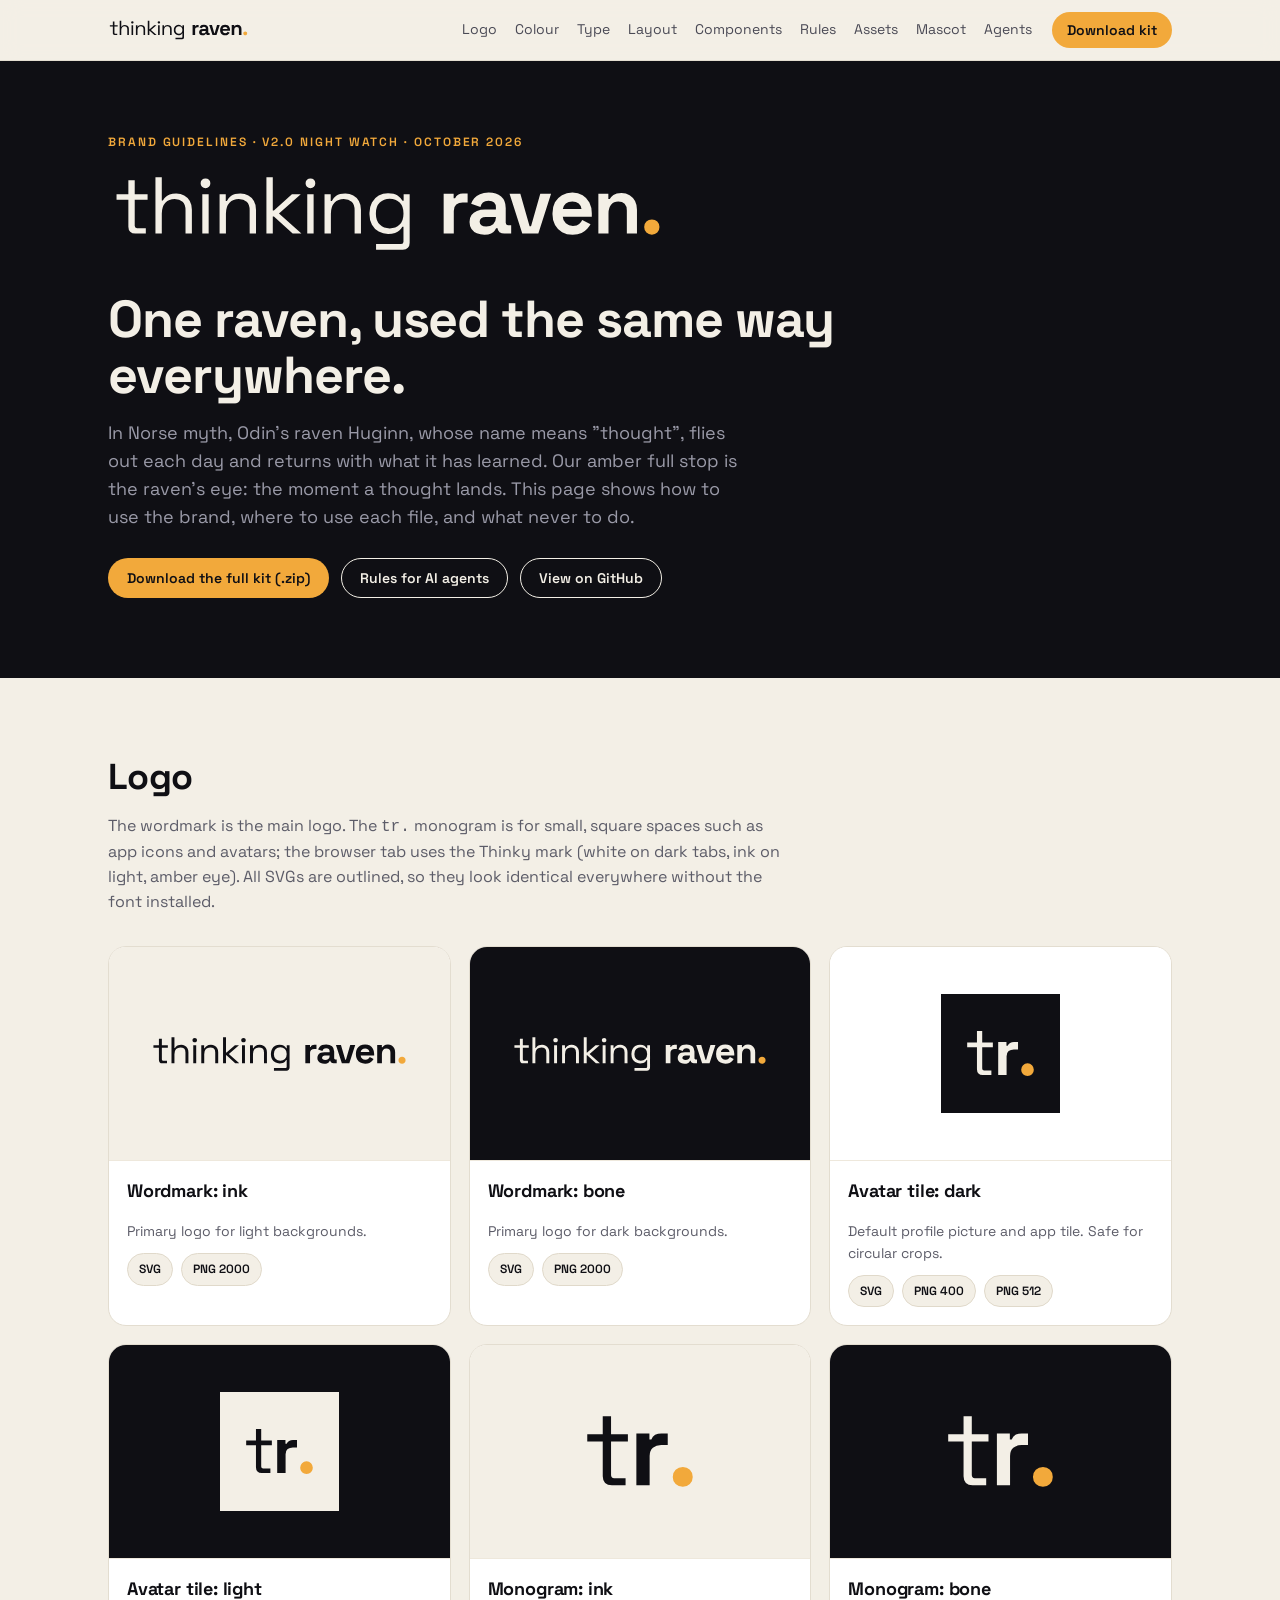
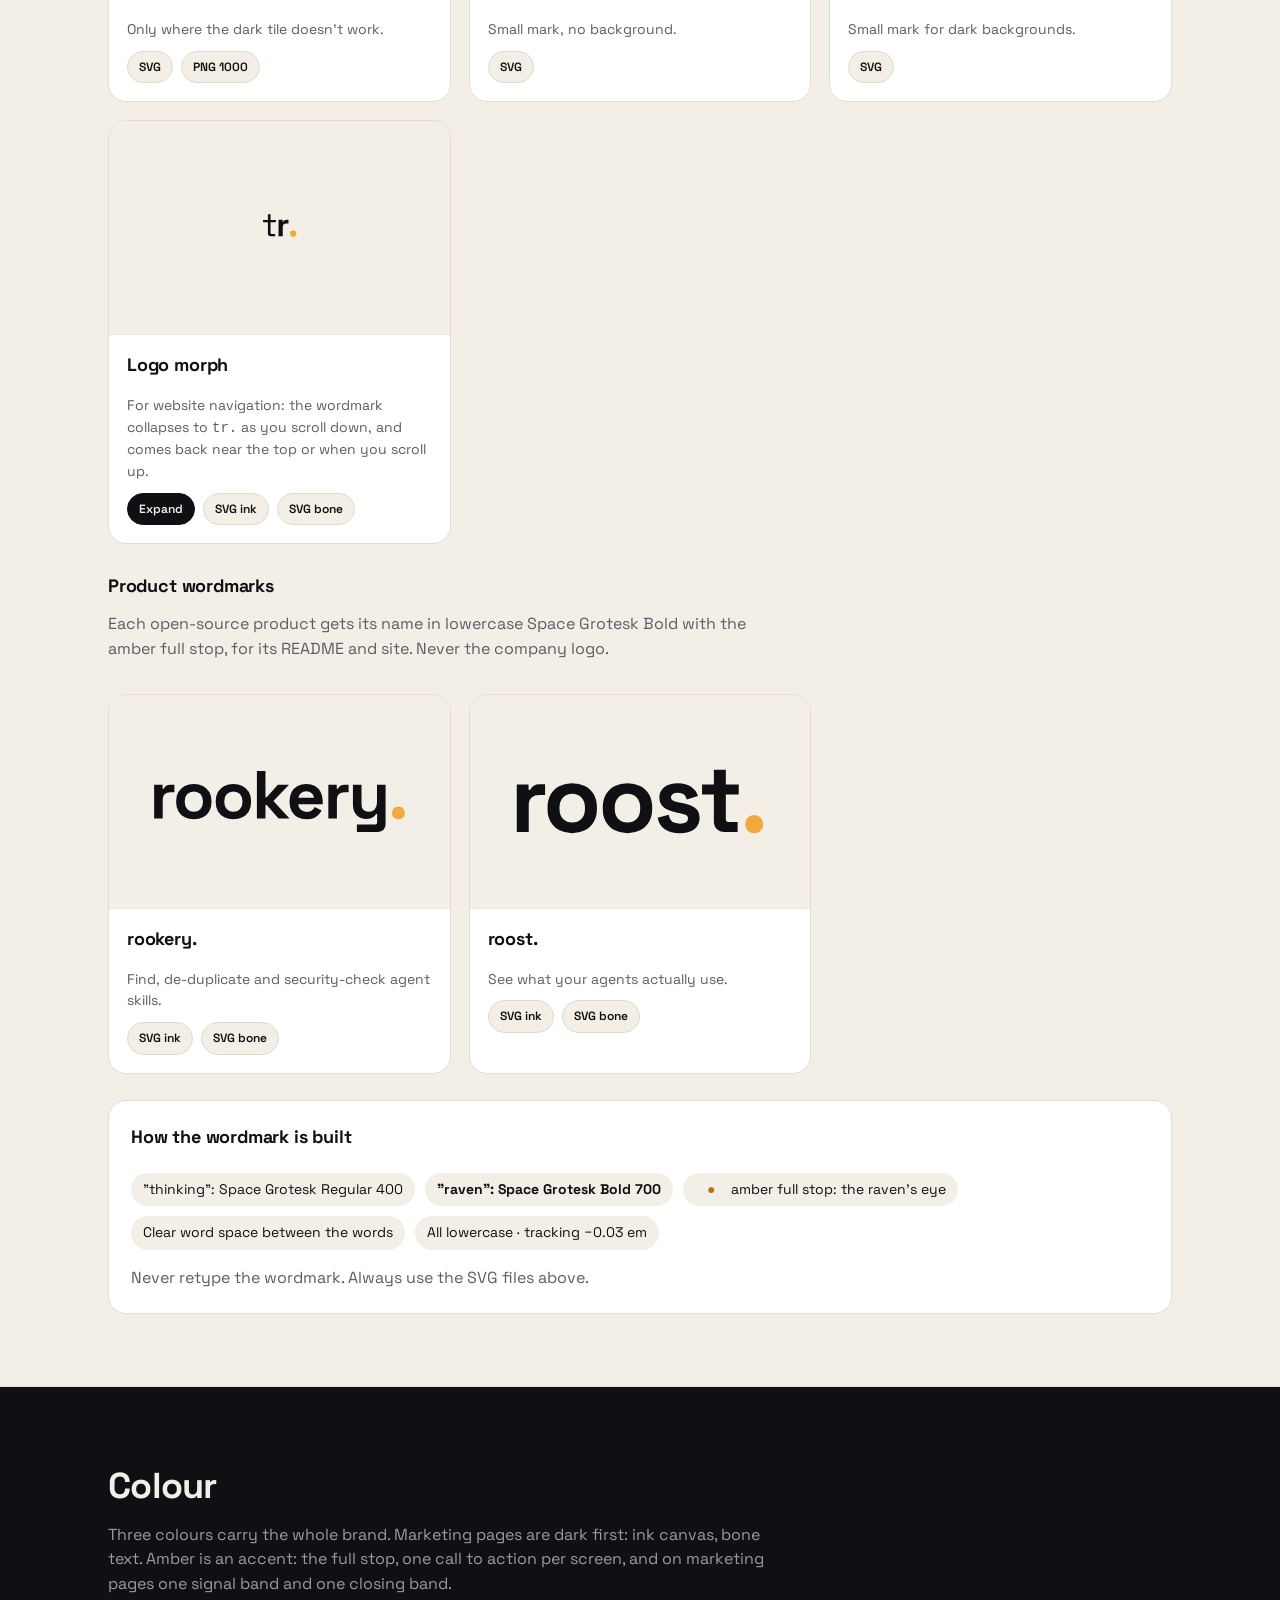
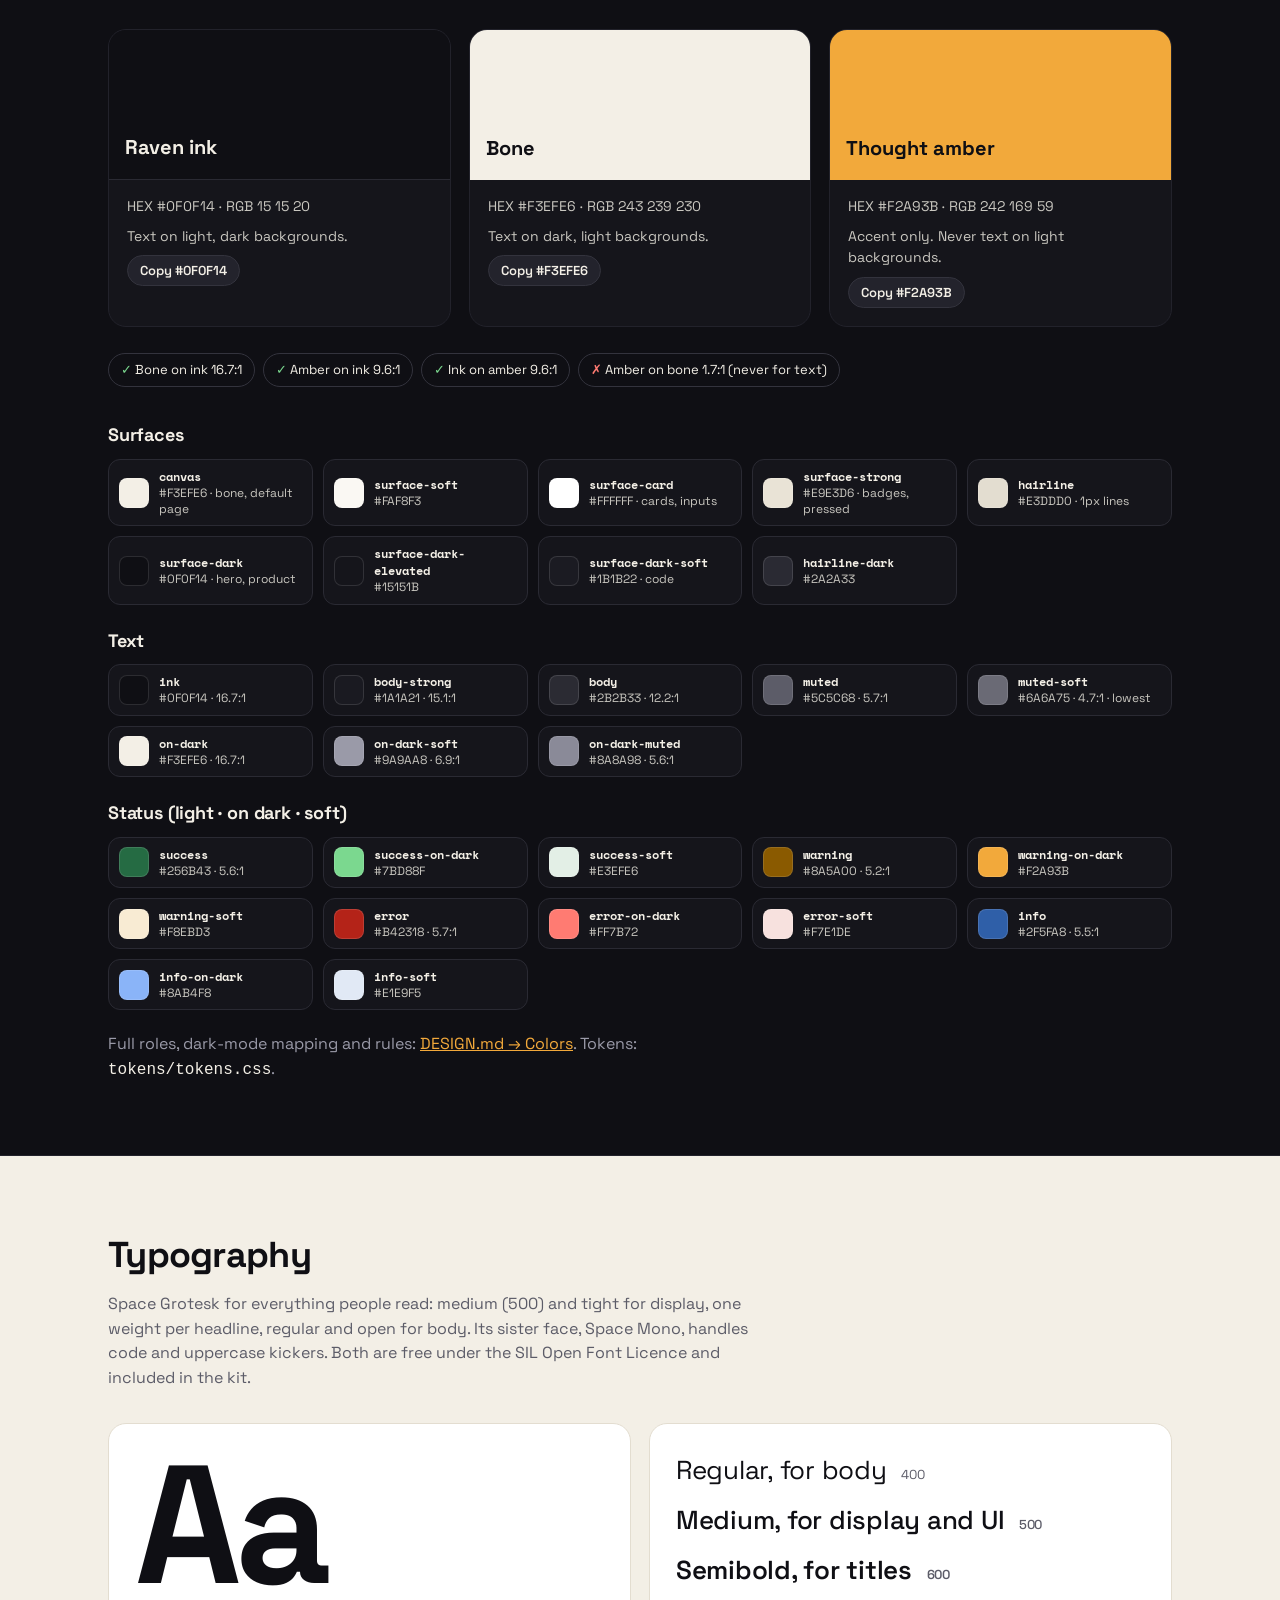
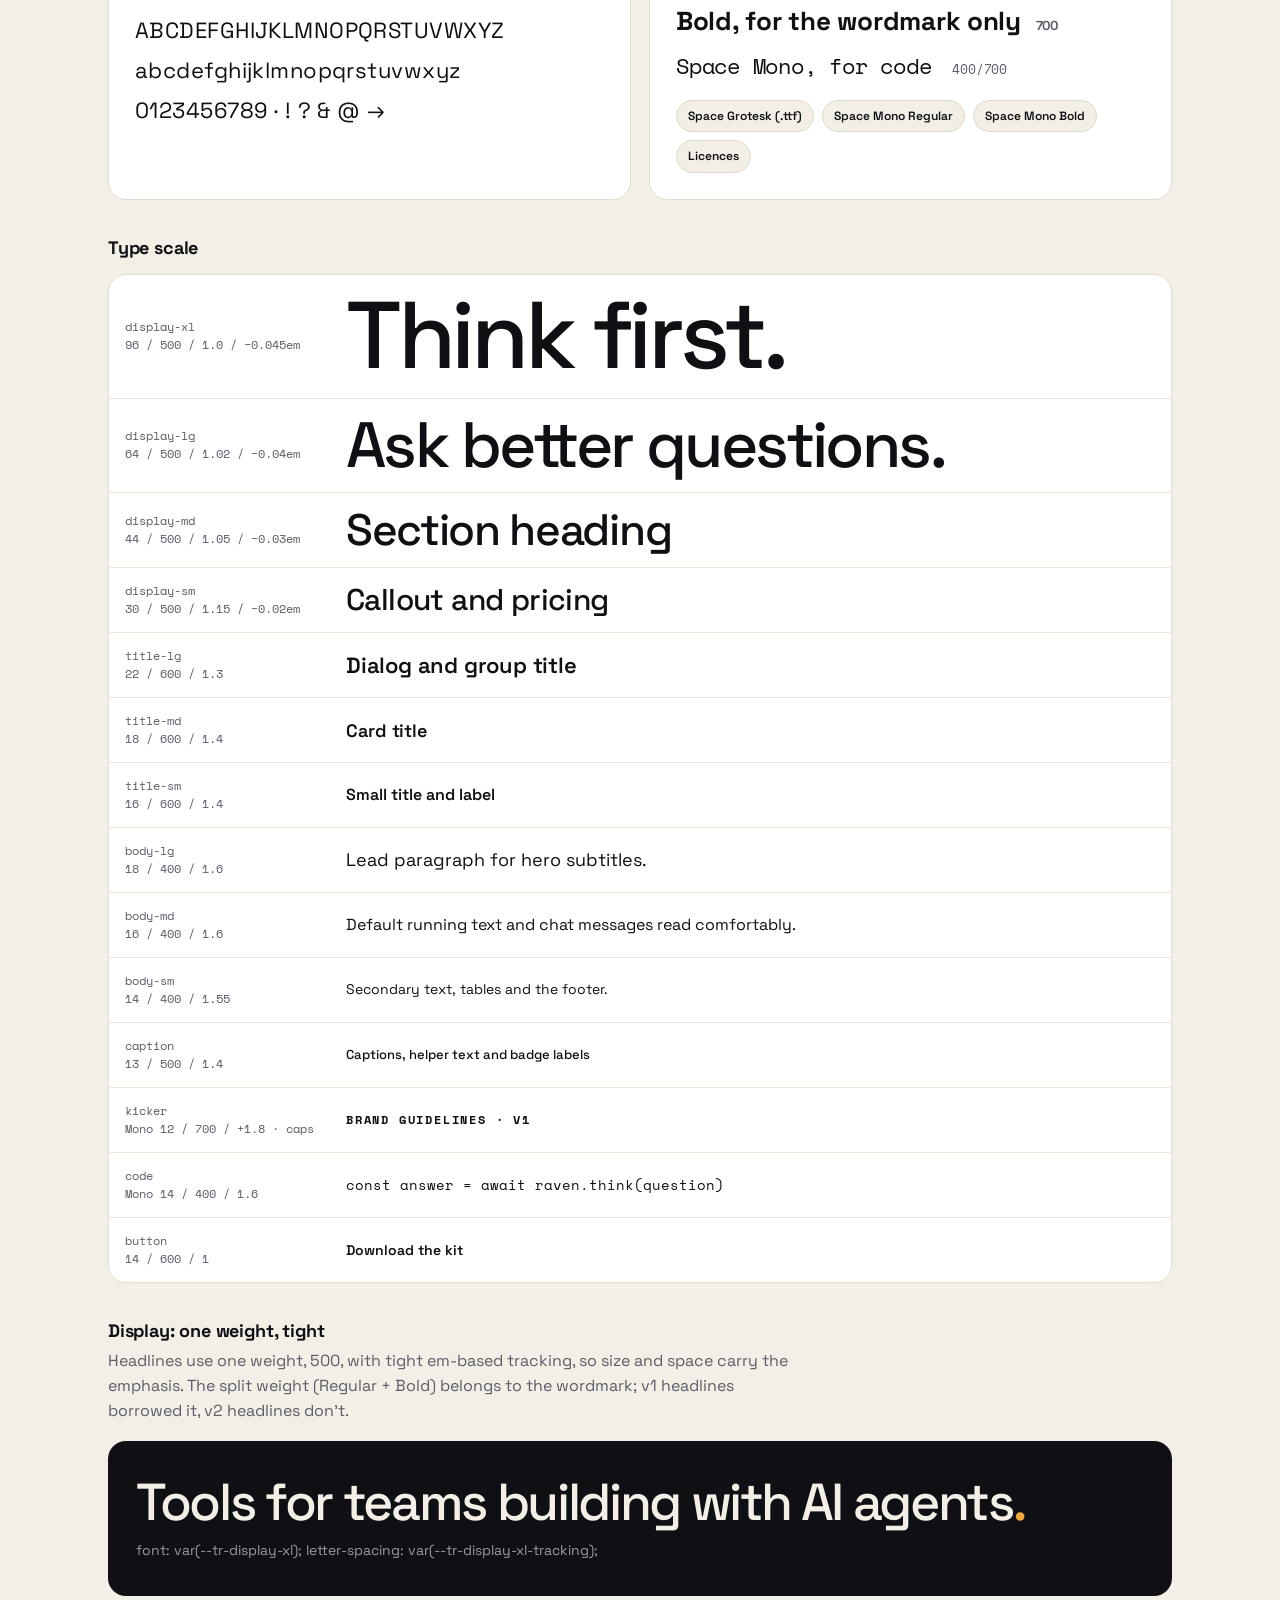
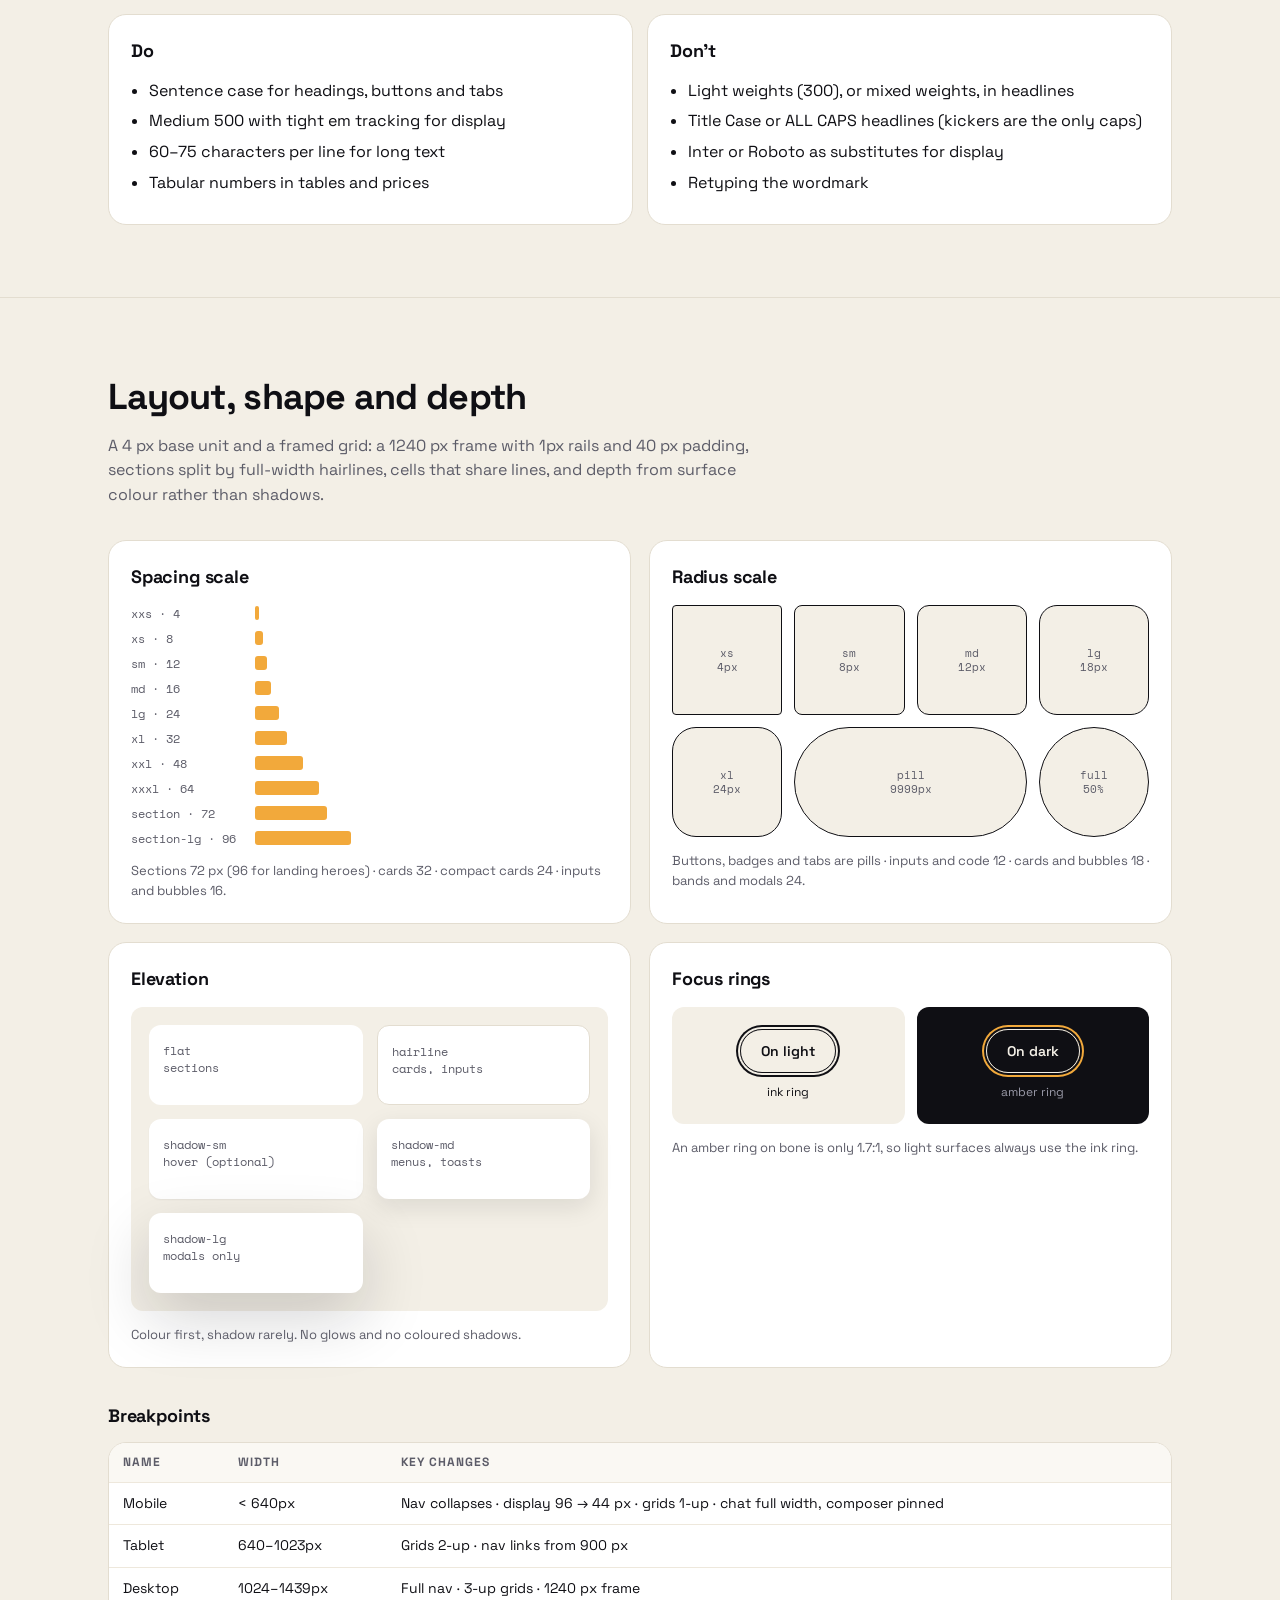
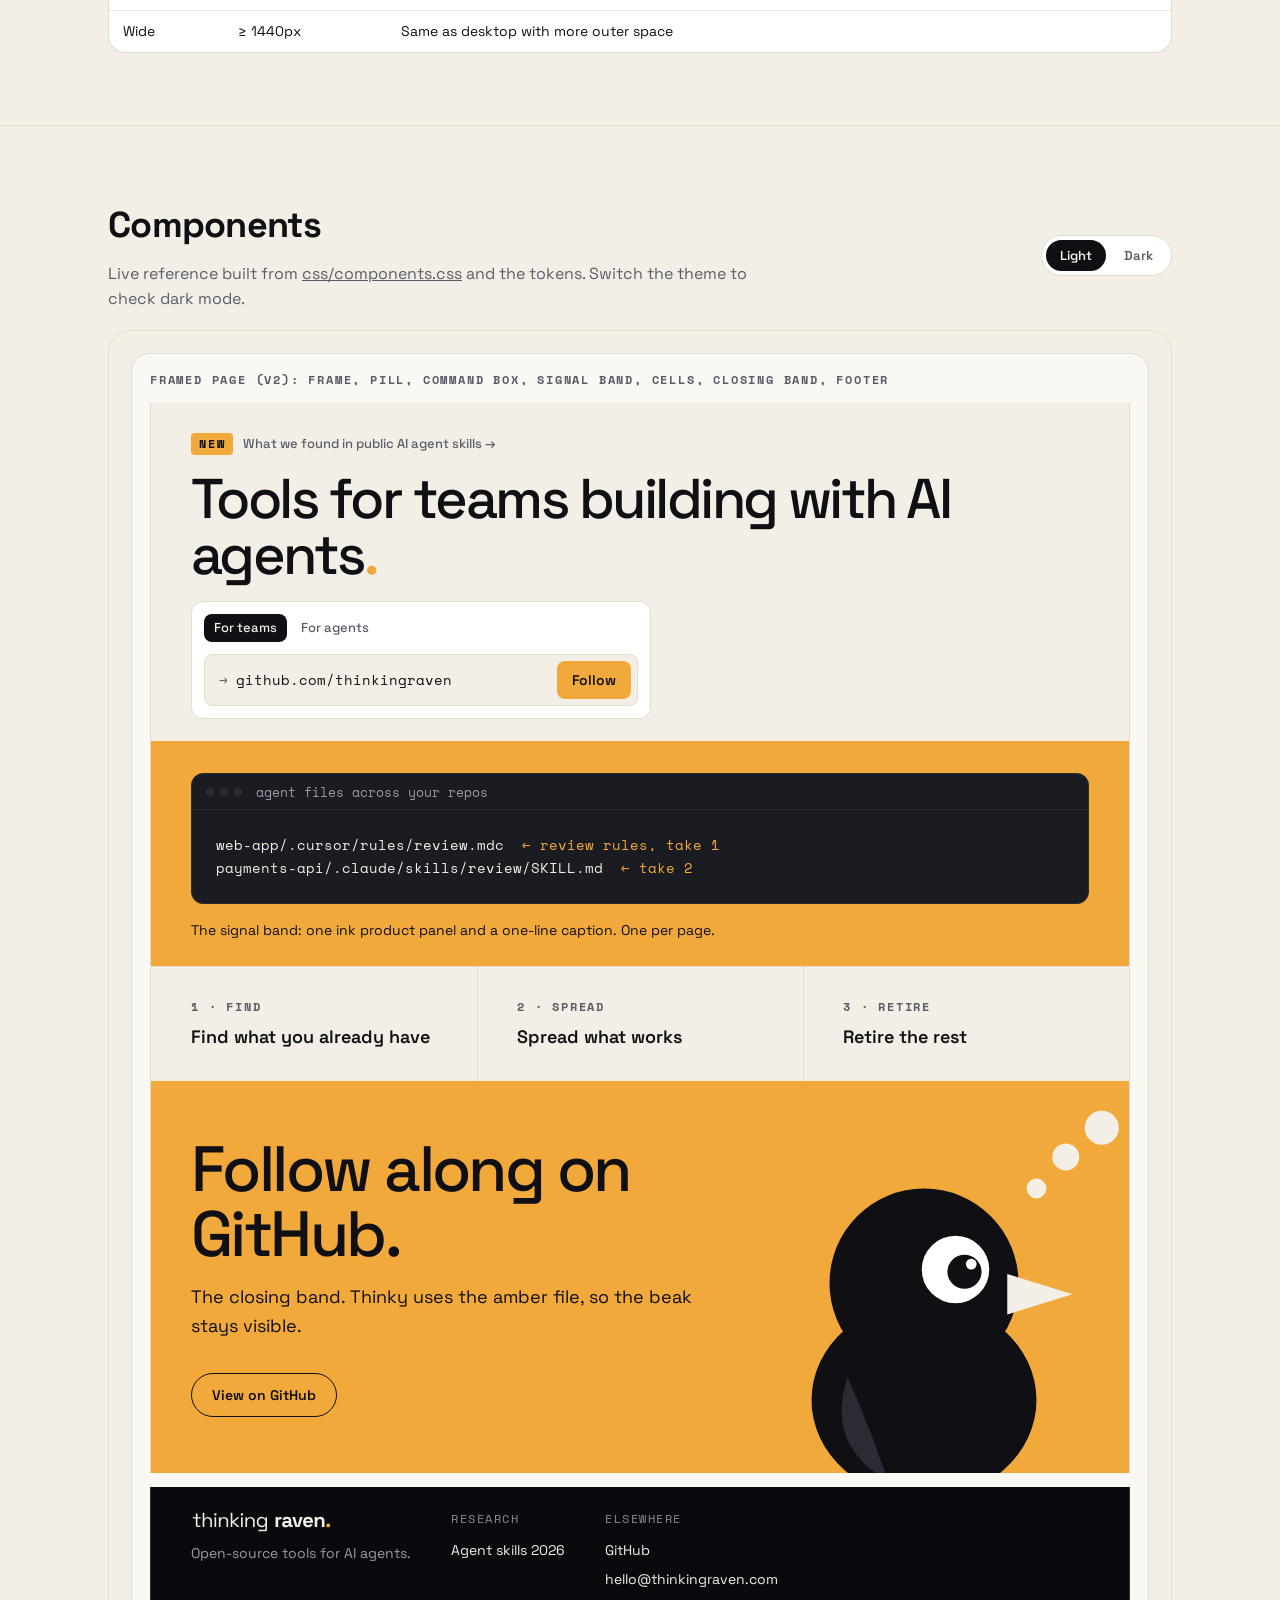
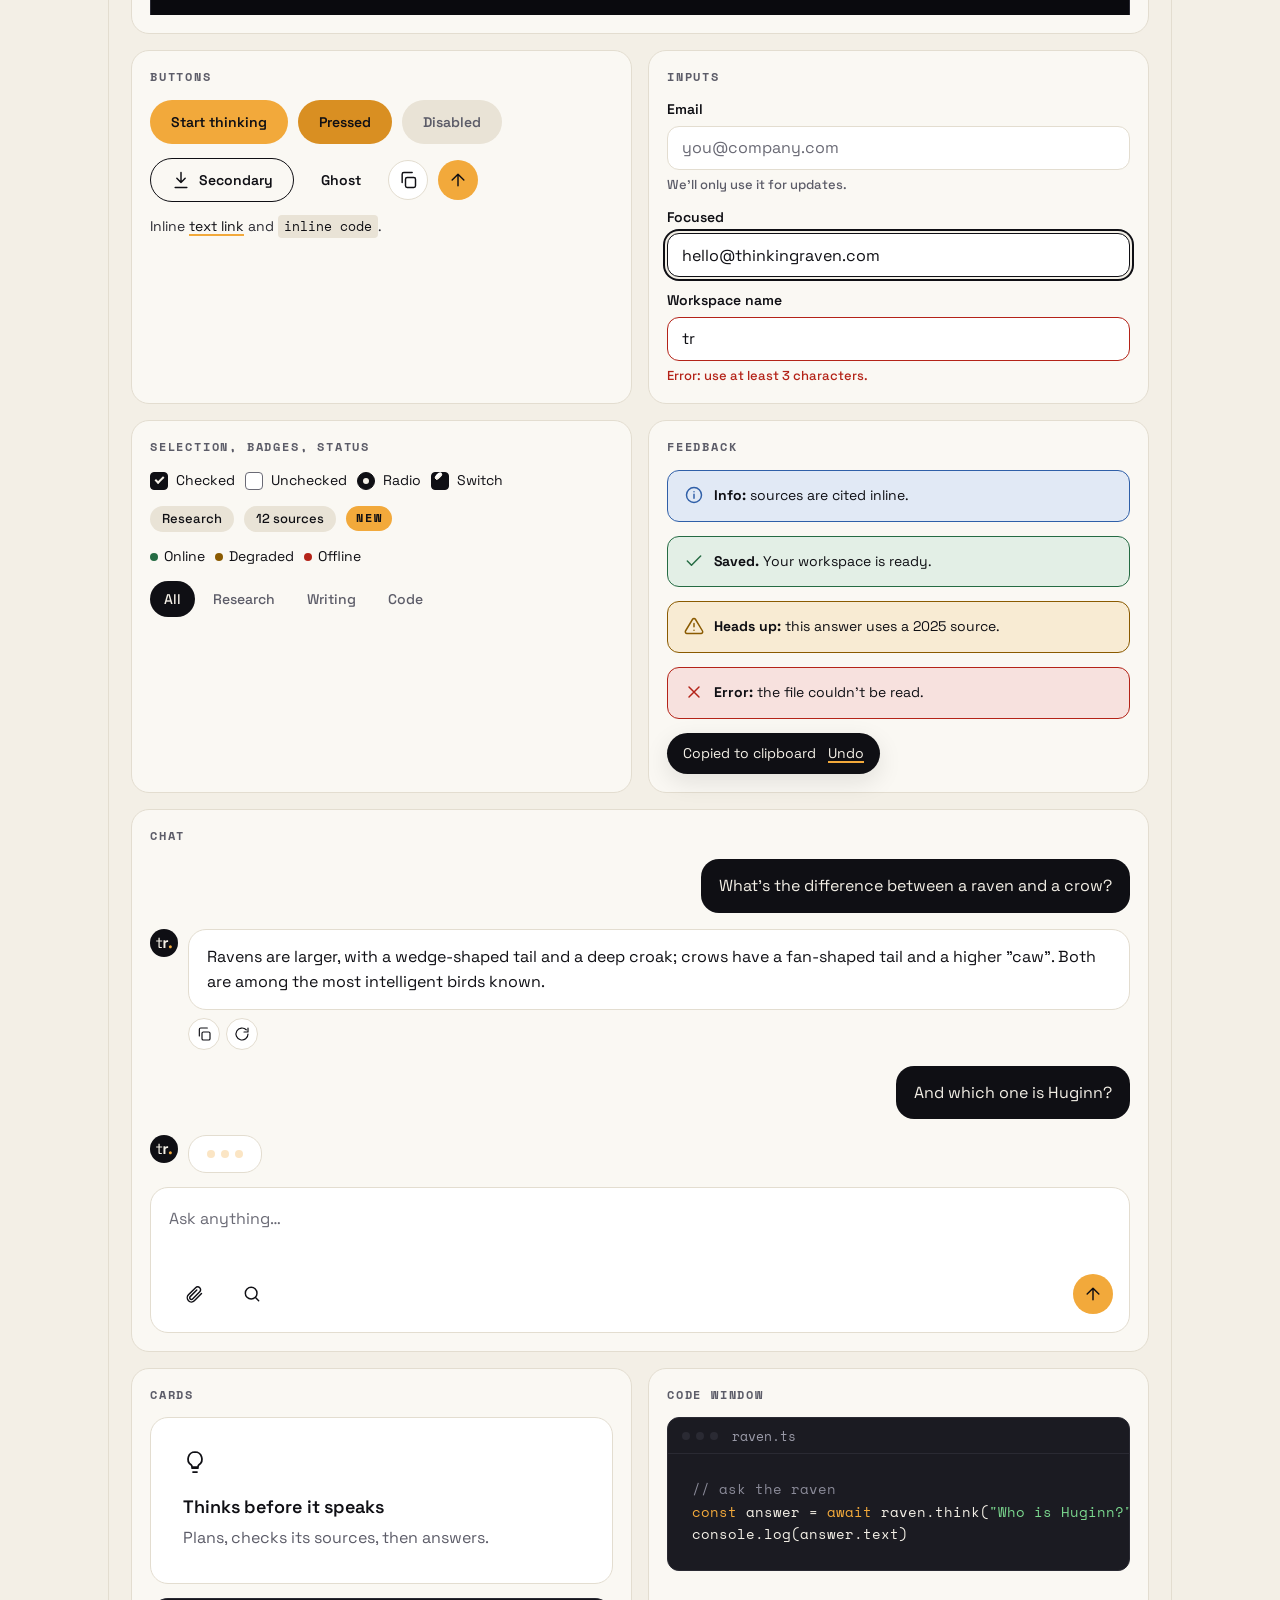
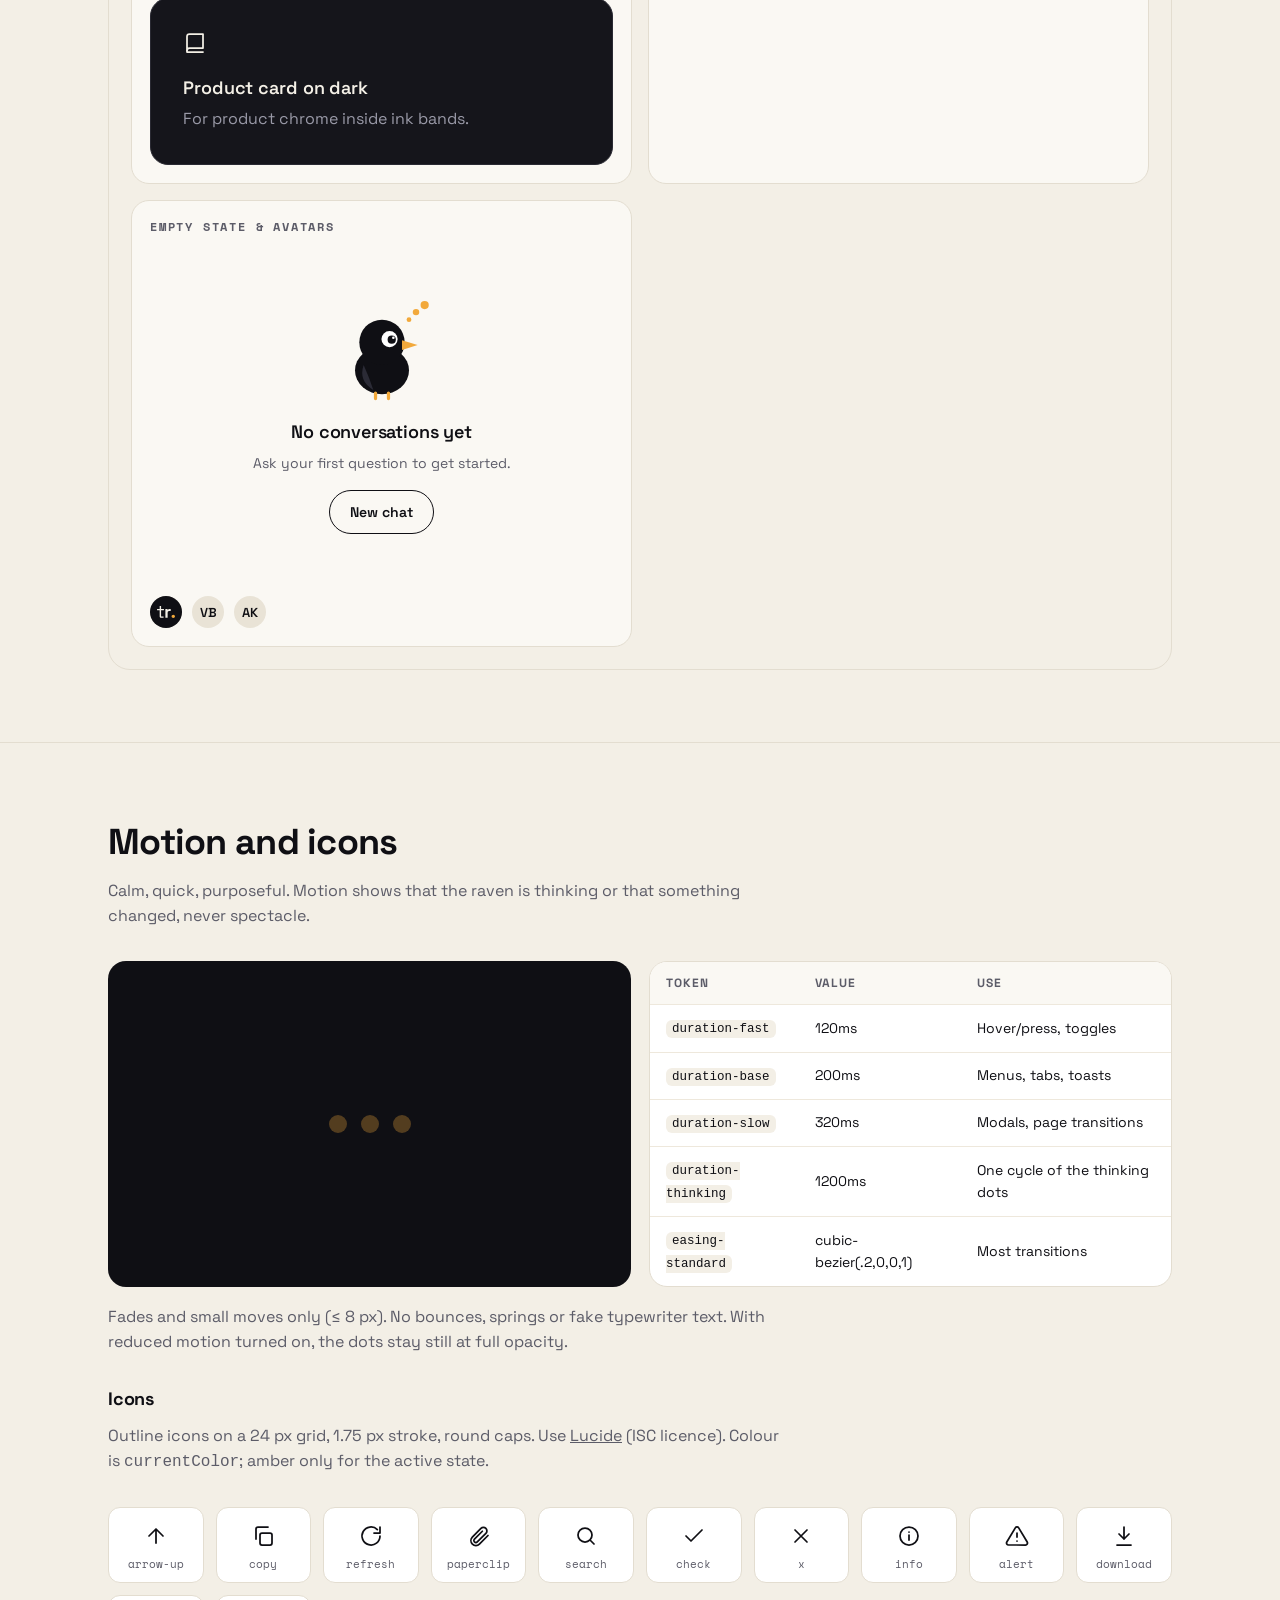
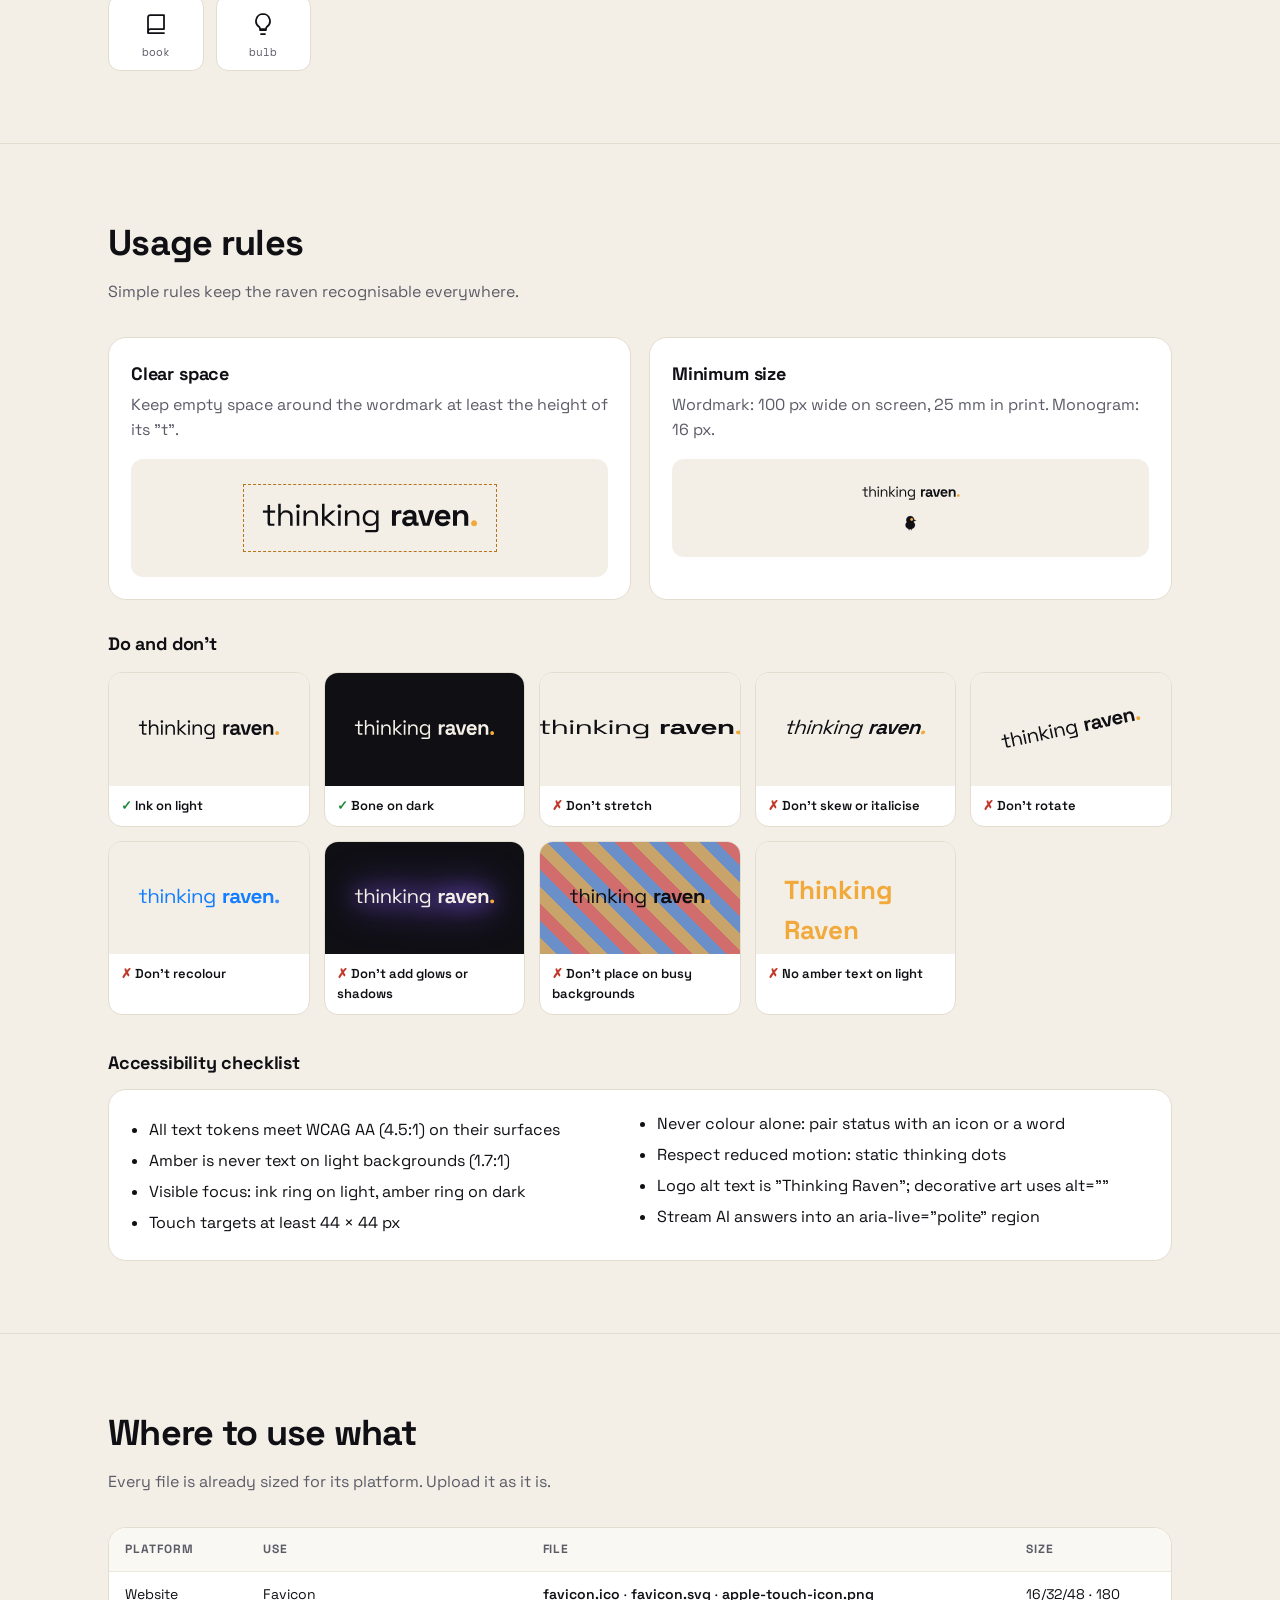
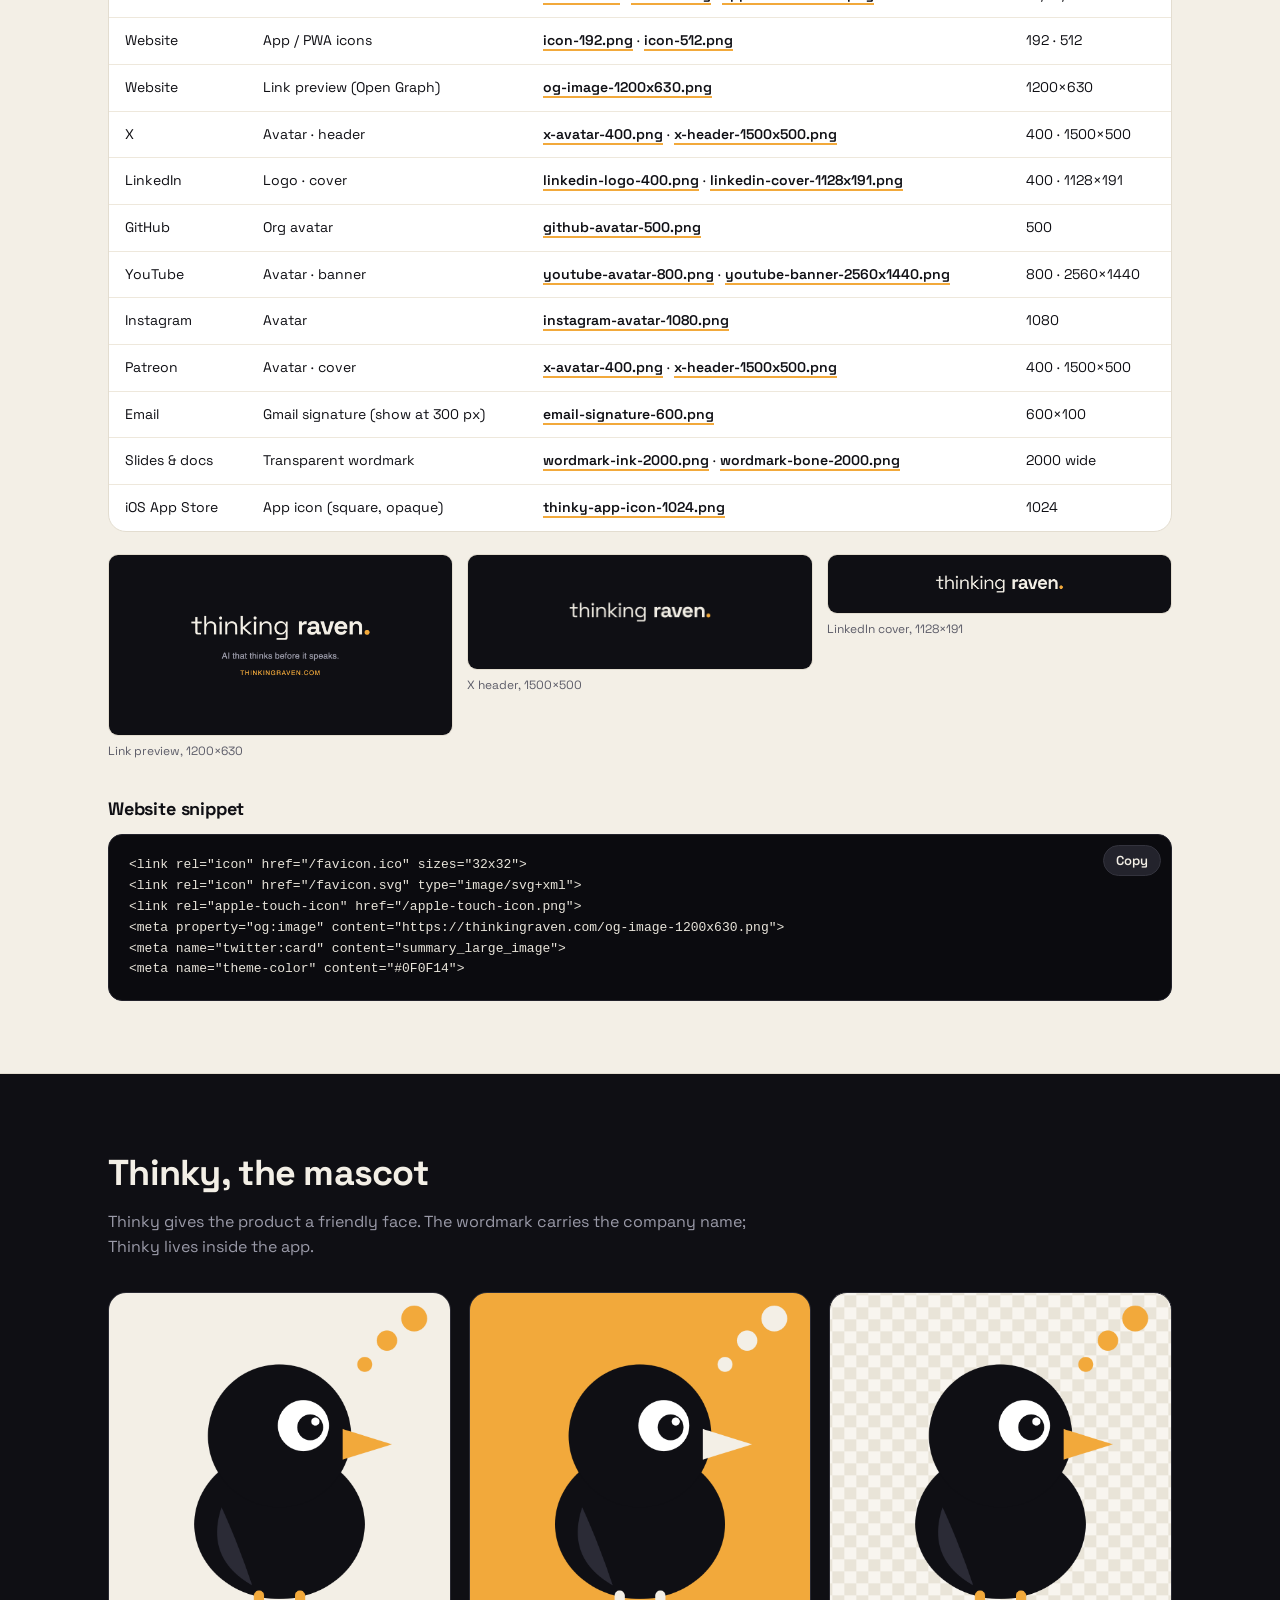
<file: index.html>
<!doctype html>
<html lang="en">
<head>
<meta charset="utf-8">
<meta name="viewport" content="width=device-width, initial-scale=1">
<title>Thinking Raven Brand</title>
<meta name="description" content="Thinking Raven brand guidelines: logos, colours, typography, usage rules and ready-made exports for every platform.">
<link rel="icon" href="exports/favicon/favicon.ico" sizes="32x32">
<link rel="icon" href="exports/favicon/favicon.svg" type="image/svg+xml">
<link rel="apple-touch-icon" href="exports/favicon/apple-touch-icon.png">
<meta property="og:title" content="Thinking Raven brand guidelines">
<meta property="og:description" content="Logos, colours, typography, components and usage rules.">
<meta property="og:image" content="https://thinkingraven.github.io/brand/exports/social/og-image-1200x630.png">
<meta name="twitter:card" content="summary_large_image">
<meta name="theme-color" content="#0F0F14">
<link rel="stylesheet" href="tokens/tokens.css">
<link rel="stylesheet" href="css/components.css">
<style>
  *, *::before, *::after { box-sizing: border-box; }
  html { scroll-behavior: smooth; scroll-padding-top: 76px; }
  body { margin: 0; background: var(--tr-bone); color: var(--tr-ink); font-family: var(--tr-font); font-size: 16px; line-height: 1.55; -webkit-font-smoothing: antialiased; }
  img { max-width: 100%; display: block; }
  a { color: inherit; }
  .wrap { max-width: 1120px; margin: 0 auto; padding: 0 16px; }
  @media (min-width: 720px) { .wrap { padding: 0 28px; } }

  /* nav */
  .nav { position: sticky; top: 0; z-index: 10; background: rgba(243,239,230,.92); backdrop-filter: blur(10px); border-bottom: 1px solid #e3ddd0; }
  .nav .wrap { display: flex; align-items: center; gap: 20px; height: 60px; }
  .nav .brand img { height: 22px; width: auto; }
  .nav nav { display: none; gap: 18px; margin-left: auto; font-size: 14px; }
  .nav nav a { text-decoration: none; color: #4a4a55; } .nav nav a:hover { color: var(--tr-ink); }
  @media (min-width: 900px) { .nav nav { display: flex; } }
  .btn { display: inline-flex; align-items: center; gap: 8px; border-radius: var(--tr-radius-button); padding: 10px 18px; font: 600 14px var(--tr-font); text-decoration: none; border: 1px solid transparent; cursor: pointer; white-space: nowrap; }
  .btn-amber { background: var(--tr-amber); color: var(--tr-ink); }
  .btn-ghost { border-color: currentColor; background: transparent; }
  .nav .btn { margin-left: auto; padding: 8px 14px; } @media (min-width: 900px) { .nav .btn { margin-left: 0; } }

  /* hero */
  .hero { background: var(--tr-ink); color: var(--tr-bone); padding: 72px 0 80px; }
  .kicker { color: var(--tr-amber); text-transform: uppercase; letter-spacing: .16em; font-size: 12px; font-weight: 600; margin: 0 0 18px; }
  .hero-logo { width: min(560px, 100%); margin: 0 0 34px; }
  .hero h1 { font-size: clamp(30px, 5vw, 52px); line-height: 1.08; letter-spacing: -.02em; margin: 0 0 16px; max-width: 760px; }
  .hero p.lead { color: var(--tr-mute); max-width: 640px; font-size: 18px; margin: 0 0 28px; }
  .hero .actions { display: flex; gap: 12px; flex-wrap: wrap; }

  /* sections */
  section.block { padding: 72px 0; border-bottom: 1px solid #e3ddd0; }
  section.block.dark { background: var(--tr-ink); color: var(--tr-bone); border-bottom-color: #22222b; }
  h2 { font-size: clamp(26px, 3.4vw, 36px); letter-spacing: -.02em; margin: 0 0 8px; }
  h3 { font-size: 18px; margin: 0 0 6px; letter-spacing: -.01em; }
  .sub { color: #5c5c68; max-width: 680px; margin: 0 0 32px; }
  .dark .sub { color: var(--tr-mute); }
  .grid { display: grid; gap: 18px; grid-template-columns: repeat(auto-fill, minmax(min(100%, 300px), 1fr)); }
  .grid > * { min-width: 0; }

  /* asset cards */
  .asset { background: #fff; border: 1px solid #e3ddd0; border-radius: var(--tr-radius-card); overflow: hidden; display: flex; flex-direction: column; }
  .asset .preview { aspect-ratio: 16 / 10; display: grid; place-items: center; padding: 12%; }
  .asset .preview.sq img { width: 46%; }
  .asset .preview.on-bone { background: var(--tr-bone); } .asset .preview.on-ink { background: var(--tr-ink); } .asset .preview.on-white { background: #fff; }
  .asset .meta { padding: 16px 18px 18px; border-top: 1px solid #eee8dc; display: grid; gap: 10px; }
  .asset .meta p { margin: 0; font-size: 14px; color: #5c5c68; }
  .dl { display: flex; gap: 8px; flex-wrap: wrap; }
  .dl a { font-size: 12px; font-weight: 600; text-decoration: none; padding: 6px 11px; border-radius: 999px; background: var(--tr-bone); border: 1px solid #e0d9ca; color: var(--tr-ink); }
  .dl a:hover { background: var(--tr-amber); border-color: var(--tr-amber); }
  .dl button { font: inherit; font-size: 12px; font-weight: 600; padding: 6px 11px; border-radius: 999px; background: var(--tr-ink); border: 1px solid var(--tr-ink); color: var(--tr-bone); cursor: pointer; }
  .dl button:focus-visible { outline: none; box-shadow: var(--tr-focus); }
  .asset .preview .morph-demo .tr-logo-morph { --tr-logo-h: 36px; }

  .construct { margin-top: 26px; background: #fff; border: 1px solid #e3ddd0; border-radius: var(--tr-radius-card); padding: 22px; display: grid; gap: 16px; }
  .construct .parts { display: flex; flex-wrap: wrap; gap: 10px; font-size: 14px; }
  .construct .parts span { background: var(--tr-bone); border-radius: 999px; padding: 6px 12px; }
  .construct .parts b { font-weight: 700; } .construct .dot { color: #b9741a; font-weight: 700; }

  /* colour */
  .swatch { border-radius: var(--tr-radius-card); overflow: hidden; border: 1px solid #22222b; background: #15151b; }
  .swatch .chip { height: 150px; display: flex; align-items: flex-end; padding: 16px; font-weight: 700; font-size: 20px; }
  .swatch .info { padding: 16px 18px 18px; display: grid; gap: 8px; font-size: 14px; color: #c9c7c0; }
  .copy { font: 600 13px var(--tr-font); background: #23232c; color: var(--tr-bone); border: 1px solid #33333d; border-radius: 999px; padding: 6px 12px; cursor: pointer; justify-self: start; }
  .copy:hover { border-color: var(--tr-amber); }
  .contrast { display: flex; flex-wrap: wrap; gap: 8px; margin-top: 26px; }
  .contrast span { font-size: 13px; padding: 6px 12px; border-radius: 999px; border: 1px solid #33333d; }
  .contrast .ok::before { content: "✓ "; color: #7bd88f; } .contrast .no::before { content: "✗ "; color: #ff7b72; }

  /* type */
  .specimen { display: grid; gap: 18px; grid-template-columns: repeat(auto-fit, minmax(min(100%, 320px), 1fr)); }
  .spec-card { background: #fff; border: 1px solid #e3ddd0; border-radius: var(--tr-radius-card); padding: 26px; min-width: 0; }
  .spec-big { font-size: clamp(96px, 16vw, 168px); line-height: .9; font-weight: 700; letter-spacing: -.04em; margin: 0 0 12px; }
  .spec-row { font-size: 22px; letter-spacing: .02em; overflow-wrap: anywhere; margin: 6px 0; }
  .weights p { margin: 0 0 10px; font-size: 26px; letter-spacing: -.01em; } .weights small { font-size: 13px; color: #5c5c68; margin-left: 8px; }

  /* rules */
  .rules-grid { display: grid; gap: 18px; grid-template-columns: repeat(auto-fit, minmax(min(100%, 320px), 1fr)); margin-bottom: 30px; }
  .rule { background: #fff; border: 1px solid #e3ddd0; border-radius: var(--tr-radius-card); padding: 22px; min-width: 0; }
  .space-demo { background: var(--tr-bone); border-radius: 12px; padding: 26px; display: grid; place-items: center; }
  .space-demo .box { outline: 1.5px dashed #b9741a; outline-offset: 0; padding: 16px; } .space-demo img { width: 220px; }
  .dodont { display: grid; gap: 14px; grid-template-columns: repeat(auto-fill, minmax(min(100%, 200px), 1fr)); }
  .dd { border-radius: 14px; overflow: hidden; border: 1px solid #e3ddd0; background: #fff; }
  .dd .p { aspect-ratio: 16 / 9; display: grid; place-items: center; padding: 14%; background: var(--tr-bone); overflow: hidden; }
  .dd .p.ink { background: var(--tr-ink); }
  .dd .p.busy { background: repeating-linear-gradient(45deg, #c9a46a 0 12px, #6a8fc9 12px 24px, #d26d6d 24px 36px); }
  .dd .l { padding: 10px 12px; font-size: 13px; font-weight: 600; }
  .dd.yes .l::before { content: "✓  "; color: #1f8a3b; } .dd.no .l::before { content: "✗  "; color: #c0392b; }
  .x-stretch { transform: scaleX(1.45); } .x-skew { transform: skewX(-18deg); } .x-rotate { transform: rotate(-12deg); }
  .x-recolor { filter: invert(36%) sepia(90%) saturate(3000%) hue-rotate(200deg); } .x-glow { filter: drop-shadow(0 0 10px #8a5cff) drop-shadow(0 0 18px #8a5cff); }
  .x-amber-text { color: var(--tr-amber); font-size: 26px; font-weight: 700; }

  /* table */
  .tablewrap { overflow-x: auto; border: 1px solid #e3ddd0; border-radius: var(--tr-radius-card); background: #fff; }
  table { border-collapse: collapse; width: 100%; min-width: 640px; font-size: 14px; }
  th, td { text-align: left; padding: 12px 16px; border-bottom: 1px solid #eee8dc; vertical-align: middle; }
  th { font-size: 12px; text-transform: uppercase; letter-spacing: .08em; color: #5c5c68; background: #faf8f3; }
  td code { font-size: 12.5px; background: var(--tr-bone); padding: 2px 6px; border-radius: 6px; overflow-wrap: anywhere; }
  tr:last-child td { border-bottom: 0; }
  td a.get { font-weight: 600; text-decoration: none; border-bottom: 2px solid var(--tr-amber); }
  .thumbs { display: grid; gap: 14px; grid-template-columns: repeat(auto-fit, minmax(min(100%, 260px), 1fr)); margin-top: 22px; }
  .thumbs figure { margin: 0; } .thumbs img { width: 100%; height: auto; border-radius: 10px; border: 1px solid #e3ddd0; } .thumbs figcaption { font-size: 12px; color: #5c5c68; margin-top: 6px; }

  /* code */
  .code { position: relative; background: #0b0b0f; color: #e8e4da; border-radius: 14px; border: 1px solid #22222b; }
  .code pre { margin: 0; padding: 20px; overflow-x: auto; font: 13px/1.6 ui-monospace, SFMono-Regular, Menlo, monospace; }
  .code .copy { position: absolute; top: 10px; right: 10px; }

  /* mascot */
  .mascots { display: grid; gap: 18px; grid-template-columns: repeat(auto-fit, minmax(min(100%, 240px), 1fr)); }
  .mascots figure { margin: 0; min-width: 0; }
  .mascots img { width: 100%; height: auto; border-radius: 18px; border: 1px solid #2a2a33; }
  .mascots img.checker { background: repeating-conic-gradient(#e9e4d8 0 25%, #f8f5ef 0 50%) 50% / 24px 24px; }
  .mascots figcaption { display: flex; justify-content: space-between; align-items: baseline; gap: 10px; flex-wrap: wrap; margin: 12px 0 10px; }
  .mascots figcaption b { font-size: 15px; } .mascots figcaption span { font-size: 13px; color: var(--tr-mute); }
  .mascot-rules { display: grid; gap: 18px; grid-template-columns: repeat(auto-fit, minmax(min(100%, 280px), 1fr)); max-width: 860px; margin-top: 30px; }
  ul.tidy { padding-left: 18px; margin: 0; } ul.tidy li { margin: 6px 0; }
  ul.tidy.yes, ul.tidy.no { list-style: none; padding-left: 0; }
  ul.tidy.yes li, ul.tidy.no li { padding-left: 1.4em; text-indent: -1.4em; }
  ul.tidy.yes li::before, ul.tidy.no li::before { display: inline-block; width: 1.4em; text-indent: 0; font-weight: 700; }
  ul.tidy.yes li::before { content: "✓"; color: #7bd88f; } ul.tidy.no li::before { content: "✗"; color: #ff7b72; }

  /* voice */
  .voice { display: grid; gap: 18px; grid-template-columns: repeat(auto-fit, minmax(min(100%, 300px), 1fr)); }
  .voice .say, .voice .avoid { background: #fff; border: 1px solid #e3ddd0; border-radius: var(--tr-radius-card); padding: 22px; }
  .voice .avoid { background: #fbf6f4; }

  /* agents */
  .agent-links { display: grid; gap: 14px; grid-template-columns: repeat(auto-fill, minmax(min(100%, 240px), 1fr)); margin: 0 0 24px; }
  .agent-links a { display: block; text-decoration: none; background: #15151b; border: 1px solid #2a2a33; border-radius: 14px; padding: 18px; }
  .agent-links a:hover { border-color: var(--tr-amber); }
  .agent-links b { display: block; font-size: 16px; margin-bottom: 4px; } .agent-links span { font-size: 13px; color: var(--tr-mute); }

  /* v2 design-system sections */
  .roles { display: grid; gap: 22px; margin-top: 34px; }
  .roles h3 { color: var(--tr-bone); margin-bottom: 10px; }
  .chips { display: grid; gap: 10px; grid-template-columns: repeat(auto-fill, minmax(min(100%, 170px), 1fr)); }
  .chip-s { display: flex; gap: 10px; align-items: center; background: #15151b; border: 1px solid #2a2a33; border-radius: 12px; padding: 8px 10px; min-width: 0; }
  .chip-s i { width: 30px; height: 30px; border-radius: 8px; flex: none; border: 1px solid rgba(255,255,255,.12); }
  .chip-s span { display: grid; font-size: 12px; color: #c9c7c0; line-height: 1.35; min-width: 0; overflow-wrap: anywhere; }
  .chip-s b { color: var(--tr-bone); font: 600 12px var(--tr-font-mono); }
  .scale { width: 100%; border-collapse: collapse; min-width: 640px; }
  .scale td { padding: 14px 16px; border-bottom: 1px solid #eee8dc; vertical-align: middle; }
  .scale td.meta { font: 400 12px/1.5 var(--tr-font-mono); color: #5c5c68; white-space: nowrap; width: 1%; }
  .scale td.sample { color: var(--tr-ink); overflow: hidden; max-width: 0; white-space: nowrap; text-overflow: ellipsis; }
  .split-demo { background: var(--tr-ink); color: var(--tr-bone); border-radius: var(--tr-radius-lg); padding: 34px 28px; display: grid; gap: 10px; margin-top: 18px; }
  .split-demo h4 { font: 400 clamp(30px, 5vw, 52px)/1.05 var(--tr-font); letter-spacing: -1.5px; margin: 0; }
  .split-demo h4 b { font-weight: 700; }
  .split-demo p { margin: 0; color: var(--tr-mute); font-size: 14px; }
  .mono-demo { display: grid; gap: 14px; grid-template-columns: repeat(auto-fit, minmax(min(100%, 300px), 1fr)); margin-top: 18px; }
  .panel { background: #fff; border: 1px solid #e3ddd0; border-radius: var(--tr-radius-lg); padding: 22px; min-width: 0; }
  .panel > h3 { margin-bottom: 14px; }
  .bars { display: grid; gap: 8px; }
  .bar { display: grid; grid-template-columns: 112px 1fr; gap: 12px; align-items: center; font: 400 12px var(--tr-font-mono); color: #5c5c68; }
  .bar i { height: 14px; background: var(--tr-amber); border-radius: 3px; display: block; }
  .radii { display: grid; gap: 12px; grid-template-columns: repeat(auto-fill, minmax(92px, 1fr)); }
  .radii div { aspect-ratio: 1; background: var(--tr-bone); border: 1.5px solid var(--tr-ink); display: grid; place-items: center; text-align: center; padding: 8px; font: 400 11px/1.3 var(--tr-font-mono); color: #5c5c68; }
  .elev { display: grid; gap: 14px; grid-template-columns: repeat(auto-fill, minmax(min(100%, 150px), 1fr)); background: var(--tr-bone); padding: 18px; border-radius: 12px; }
  .elev div { background: #fff; border-radius: 12px; padding: 18px 14px; font: 400 12px/1.4 var(--tr-font-mono); color: #5c5c68; min-height: 80px; }
  .focus-demo { display: grid; grid-template-columns: 1fr 1fr; gap: 12px; }
  .focus-demo > div { border-radius: 12px; padding: 22px; display: grid; place-items: center; gap: 10px; font-size: 12px; }
  .bp td, .bp th { padding: 10px 14px; }
  .gallery-head { display: flex; justify-content: space-between; align-items: center; gap: 14px; flex-wrap: wrap; margin-bottom: 18px; }
  .theme-toggle { display: inline-flex; background: #fff; border: 1px solid #e3ddd0; border-radius: 999px; padding: 4px; gap: 4px; }
  .theme-toggle button { border: 0; background: transparent; border-radius: 999px; padding: 7px 14px; font: 600 13px var(--tr-font); cursor: pointer; color: #5c5c68; }
  .theme-toggle button[aria-pressed="true"] { background: var(--tr-ink); color: var(--tr-bone); }
  #gallery { background: var(--tr-canvas); color: var(--tr-body); border-radius: 22px; padding: 22px; border: 1px solid var(--tr-hairline); transition: background-color .2s; }
  #gallery .g-grid { display: grid; gap: 16px; grid-template-columns: repeat(auto-fit, minmax(min(100%, 330px), 1fr)); }
  #gallery .g { background: var(--tr-surface-soft); border: 1px solid var(--tr-hairline); border-radius: var(--tr-radius-lg); padding: 18px; display: grid; gap: 14px; align-content: start; min-width: 0; }
  #gallery .g > h4 { margin: 0; font: var(--tr-kicker); letter-spacing: var(--tr-kicker-tracking); text-transform: uppercase; color: var(--tr-muted); }
  #gallery .row-w { display: flex; flex-wrap: wrap; gap: 10px; align-items: center; }
  #gallery .wide { grid-column: 1 / -1; }
  #gallery .tr-btn { font-family: var(--tr-font); }
  .icons { display: grid; gap: 12px; grid-template-columns: repeat(auto-fill, minmax(92px, 1fr)); }
  .icons div { background: #fff; border: 1px solid #e3ddd0; border-radius: 12px; padding: 16px 8px 10px; display: grid; justify-items: center; gap: 8px; font: 400 11px var(--tr-font-mono); color: #5c5c68; }
  .icons svg { width: 24px; height: 24px; color: var(--tr-ink); }
  .ic { width: 20px; height: 20px; }
  .motion-demo table { min-width: 0; }
  .motion-demo { display: grid; gap: 18px; grid-template-columns: repeat(auto-fit, minmax(min(100%, 320px), 1fr)); }
  .big-think { background: var(--tr-ink); border-radius: var(--tr-radius-lg); display: grid; place-items: center; min-height: 180px; }
  .big-think .tr-thinking { background: transparent; border: 0; gap: 14px; }
  .big-think .tr-thinking i { width: 18px; height: 18px; }
  ul.a11y { columns: 2 280px; padding-left: 18px; margin: 0; } ul.a11y li { margin: 6px 0; break-inside: avoid; }
  footer { padding: 40px 0 60px; font-size: 14px; color: #5c5c68; }
  footer .wrap { display: flex; flex-wrap: wrap; gap: 14px 28px; justify-content: space-between; }
  .toast { position: fixed; bottom: 18px; left: 50%; transform: translateX(-50%) translateY(20px); opacity: 0; background: var(--tr-ink); color: var(--tr-bone); padding: 10px 16px; border-radius: 999px; font-size: 14px; transition: .2s; pointer-events: none; }
  .toast.show { opacity: 1; transform: translateX(-50%) translateY(0); }
</style>
</head>
<body>

<header class="nav">
  <div class="wrap">
    <a class="brand" href="#top" aria-label="Thinking Raven brand home"><img src="logos/final/thinkingraven-wordmark-ink.svg" alt="Thinking Raven" width="141" height="22"></a>
    <nav aria-label="Sections">
      <a href="#logo">Logo</a><a href="#colour">Colour</a><a href="#type">Type</a><a href="#layout">Layout</a><a href="#components">Components</a><a href="#rules">Rules</a><a href="#where">Assets</a><a href="#mascot">Mascot</a><a href="#agents">Agents</a>
    </nav>
    <a class="btn btn-amber" href="thinkingraven-brand-kit.zip" download>Download kit</a>
  </div>
</header>

<main id="top">
  <section class="hero">
    <div class="wrap">
      <p class="kicker">Brand guidelines · v2.0 Night Watch · October 2026</p>
      <img class="hero-logo" src="logos/final/thinkingraven-wordmark-bone.svg" alt="Thinking Raven" width="560" height="87">
      <h1>One raven, used the same way everywhere.</h1>
      <p class="lead">In Norse myth, Odin's raven Huginn, whose name means "thought", flies out each day and returns with what it has learned. Our amber full stop is the raven's eye: the moment a thought lands. This page shows how to use the brand, where to use each file, and what never to do.</p>
      <div class="actions">
        <a class="btn btn-amber" href="thinkingraven-brand-kit.zip" download>Download the full kit (.zip)</a>
        <a class="btn btn-ghost" href="AGENTS.md">Rules for AI agents</a>
        <a class="btn btn-ghost" href="https://github.com/thinkingraven/brand">View on GitHub</a>
      </div>
    </div>
  </section>

  <section class="block" id="logo">
    <div class="wrap">
      <h2>Logo</h2>
      <p class="sub">The wordmark is the main logo. The <code>tr.</code> monogram is for small, square spaces such as app icons and avatars; the browser tab uses the Thinky mark (white on dark tabs, ink on light, amber eye). All SVGs are outlined, so they look identical everywhere without the font installed.</p>
      <div class="grid">
        <article class="asset"><div class="preview on-bone"><img src="logos/final/thinkingraven-wordmark-ink.svg" alt="Wordmark, ink"></div>
          <div class="meta"><h3>Wordmark: ink</h3><p>Primary logo for light backgrounds.</p>
          <div class="dl"><a href="logos/final/thinkingraven-wordmark-ink.svg" download>SVG</a><a href="exports/wordmark/wordmark-ink-2000.png" download>PNG 2000</a></div></div></article>
        <article class="asset"><div class="preview on-ink"><img src="logos/final/thinkingraven-wordmark-bone.svg" alt="Wordmark, bone"></div>
          <div class="meta"><h3>Wordmark: bone</h3><p>Primary logo for dark backgrounds.</p>
          <div class="dl"><a href="logos/final/thinkingraven-wordmark-bone.svg" download>SVG</a><a href="exports/wordmark/wordmark-bone-2000.png" download>PNG 2000</a></div></div></article>
        <article class="asset"><div class="preview on-white sq"><img src="logos/final/thinkingraven-avatar-dark.svg" alt="Avatar tile, dark"></div>
          <div class="meta"><h3>Avatar tile: dark</h3><p>Default profile picture and app tile. Safe for circular crops.</p>
          <div class="dl"><a href="logos/final/thinkingraven-avatar-dark.svg" download>SVG</a><a href="exports/social/x-avatar-400.png" download>PNG 400</a><a href="exports/favicon/icon-512.png" download>PNG 512</a></div></div></article>
        <article class="asset"><div class="preview on-ink sq"><img src="logos/final/thinkingraven-avatar-light.svg" alt="Avatar tile, light"></div>
          <div class="meta"><h3>Avatar tile: light</h3><p>Only where the dark tile doesn't work.</p>
          <div class="dl"><a href="logos/final/thinkingraven-avatar-light.svg" download>SVG</a><a href="exports/social/avatar-light-1000.png" download>PNG 1000</a></div></div></article>
        <article class="asset"><div class="preview on-bone sq"><img src="logos/final/thinkingraven-monogram-ink.svg" alt="Monogram, ink"></div>
          <div class="meta"><h3>Monogram: ink</h3><p>Small mark, no background.</p>
          <div class="dl"><a href="logos/final/thinkingraven-monogram-ink.svg" download>SVG</a></div></div></article>
        <article class="asset"><div class="preview on-ink sq"><img src="logos/final/thinkingraven-monogram-bone.svg" alt="Monogram, bone"></div>
          <div class="meta"><h3>Monogram: bone</h3><p>Small mark for dark backgrounds.</p>
          <div class="dl"><a href="logos/final/thinkingraven-monogram-bone.svg" download>SVG</a></div></div></article>
        <article class="asset"><div class="preview on-bone"><div class="morph-demo" id="morph-demo" role="img" aria-label="Thinking Raven logo morph"></div></div>
          <div class="meta"><h3>Logo morph</h3><p>For website navigation: the wordmark collapses to <code>tr.</code> as you scroll down, and comes back near the top or when you scroll up.</p>
          <div class="dl"><button type="button" id="morph-toggle" aria-pressed="false">Collapse</button><a href="logos/final/thinkingraven-logo-morph-ink.svg" download>SVG ink</a><a href="logos/final/thinkingraven-logo-morph-bone.svg" download>SVG bone</a></div></div></article>
      </div>
      <h3 style="margin:28px 0 12px">Product wordmarks</h3>
      <p class="sub">Each open-source product gets its name in lowercase Space Grotesk Bold with the amber full stop, for its README and site. Never the company logo.</p>
      <div class="grid">
        <article class="asset"><div class="preview on-bone"><img src="logos/final/rookery-wordmark-ink.svg" alt="rookery"></div>
          <div class="meta"><h3>rookery.</h3><p>Find, de-duplicate and security-check agent skills.</p>
          <div class="dl"><a href="logos/final/rookery-wordmark-ink.svg" download>SVG ink</a><a href="logos/final/rookery-wordmark-bone.svg" download>SVG bone</a></div></div></article>
        <article class="asset"><div class="preview on-bone"><img src="logos/final/roost-wordmark-ink.svg" alt="roost"></div>
          <div class="meta"><h3>roost.</h3><p>See what your agents actually use.</p>
          <div class="dl"><a href="logos/final/roost-wordmark-ink.svg" download>SVG ink</a><a href="logos/final/roost-wordmark-bone.svg" download>SVG bone</a></div></div></article>
      </div>
      <div class="construct">
        <h3>How the wordmark is built</h3>
        <div class="parts"><span>"thinking": Space Grotesk Regular 400</span><span><b>"raven": Space Grotesk Bold 700</b></span><span><span class="dot">●</span> amber full stop: the raven's eye</span><span>Clear word space between the words</span><span>All lowercase · tracking −0.03 em</span></div>
        <p class="sub" style="margin:0">Never retype the wordmark. Always use the SVG files above.</p>
      </div>
    </div>
  </section>

  <section class="block dark" id="colour">
    <div class="wrap">
      <h2>Colour</h2>
      <p class="sub">Three colours carry the whole brand. Marketing pages are dark first: ink canvas, bone text. Amber is an accent: the full stop, one call to action per screen, and on marketing pages one signal band and one closing band.</p>
      <div class="grid">
        <div class="swatch"><div class="chip" style="background:#0F0F14;color:#F3EFE6;border-bottom:1px solid #2a2a33">Raven ink</div>
          <div class="info"><span>HEX #0F0F14 · RGB 15 15 20</span><span>Text on light, dark backgrounds.</span><button class="copy" data-copy="#0F0F14">Copy #0F0F14</button></div></div>
        <div class="swatch"><div class="chip" style="background:#F3EFE6;color:#0F0F14">Bone</div>
          <div class="info"><span>HEX #F3EFE6 · RGB 243 239 230</span><span>Text on dark, light backgrounds.</span><button class="copy" data-copy="#F3EFE6">Copy #F3EFE6</button></div></div>
        <div class="swatch"><div class="chip" style="background:#F2A93B;color:#0F0F14">Thought amber</div>
          <div class="info"><span>HEX #F2A93B · RGB 242 169 59</span><span>Accent only. Never text on light backgrounds.</span><button class="copy" data-copy="#F2A93B">Copy #F2A93B</button></div></div>
      </div>
      <div class="contrast">
        <span class="ok">Bone on ink 16.7:1</span><span class="ok">Amber on ink 9.6:1</span><span class="ok">Ink on amber 9.6:1</span><span class="no">Amber on bone 1.7:1 (never for text)</span>
      </div>

      <div class="roles">
        <div><h3>Surfaces</h3><div class="chips"><div class="chip-s"><i style="background:#F3EFE6"></i><span><b>canvas</b>#F3EFE6 · bone, default page</span></div><div class="chip-s"><i style="background:#FAF8F3"></i><span><b>surface-soft</b>#FAF8F3</span></div><div class="chip-s"><i style="background:#FFFFFF"></i><span><b>surface-card</b>#FFFFFF · cards, inputs</span></div><div class="chip-s"><i style="background:#E9E3D6"></i><span><b>surface-strong</b>#E9E3D6 · badges, pressed</span></div><div class="chip-s"><i style="background:#E3DDD0"></i><span><b>hairline</b>#E3DDD0 · 1px lines</span></div><div class="chip-s"><i style="background:#0F0F14"></i><span><b>surface-dark</b>#0F0F14 · hero, product</span></div><div class="chip-s"><i style="background:#15151B"></i><span><b>surface-dark-elevated</b>#15151B</span></div><div class="chip-s"><i style="background:#1B1B22"></i><span><b>surface-dark-soft</b>#1B1B22 · code</span></div><div class="chip-s"><i style="background:#2A2A33"></i><span><b>hairline-dark</b>#2A2A33</span></div></div></div>
        <div><h3>Text</h3><div class="chips"><div class="chip-s"><i style="background:#0F0F14"></i><span><b>ink</b>#0F0F14 · 16.7:1</span></div><div class="chip-s"><i style="background:#1A1A21"></i><span><b>body-strong</b>#1A1A21 · 15.1:1</span></div><div class="chip-s"><i style="background:#2B2B33"></i><span><b>body</b>#2B2B33 · 12.2:1</span></div><div class="chip-s"><i style="background:#5C5C68"></i><span><b>muted</b>#5C5C68 · 5.7:1</span></div><div class="chip-s"><i style="background:#6A6A75"></i><span><b>muted-soft</b>#6A6A75 · 4.7:1 · lowest</span></div><div class="chip-s"><i style="background:#F3EFE6"></i><span><b>on-dark</b>#F3EFE6 · 16.7:1</span></div><div class="chip-s"><i style="background:#9A9AA8"></i><span><b>on-dark-soft</b>#9A9AA8 · 6.9:1</span></div><div class="chip-s"><i style="background:#8A8A98"></i><span><b>on-dark-muted</b>#8A8A98 · 5.6:1</span></div></div></div>
        <div><h3>Status (light · on dark · soft)</h3><div class="chips"><div class="chip-s"><i style="background:#256B43"></i><span><b>success</b>#256B43 · 5.6:1</span></div><div class="chip-s"><i style="background:#7BD88F"></i><span><b>success-on-dark</b>#7BD88F</span></div><div class="chip-s"><i style="background:#E3EFE6"></i><span><b>success-soft</b>#E3EFE6</span></div><div class="chip-s"><i style="background:#8A5A00"></i><span><b>warning</b>#8A5A00 · 5.2:1</span></div><div class="chip-s"><i style="background:#F2A93B"></i><span><b>warning-on-dark</b>#F2A93B</span></div><div class="chip-s"><i style="background:#F8EBD3"></i><span><b>warning-soft</b>#F8EBD3</span></div><div class="chip-s"><i style="background:#B42318"></i><span><b>error</b>#B42318 · 5.7:1</span></div><div class="chip-s"><i style="background:#FF7B72"></i><span><b>error-on-dark</b>#FF7B72</span></div><div class="chip-s"><i style="background:#F7E1DE"></i><span><b>error-soft</b>#F7E1DE</span></div><div class="chip-s"><i style="background:#2F5FA8"></i><span><b>info</b>#2F5FA8 · 5.5:1</span></div><div class="chip-s"><i style="background:#8AB4F8"></i><span><b>info-on-dark</b>#8AB4F8</span></div><div class="chip-s"><i style="background:#E1E9F5"></i><span><b>info-soft</b>#E1E9F5</span></div></div></div>
        <p class="sub" style="margin:0">Full roles, dark-mode mapping and rules: <a href="DESIGN.md" style="color:var(--tr-amber)">DESIGN.md → Colors</a>. Tokens: <code style="color:var(--tr-bone)">tokens/tokens.css</code>.</p>
      </div>
    </div>
  </section>

  <section class="block" id="type">
    <div class="wrap">
      <h2>Typography</h2>
      <p class="sub">Space Grotesk for everything people read: medium (500) and tight for display, one weight per headline, regular and open for body. Its sister face, Space Mono, handles code and uppercase kickers. Both are free under the SIL Open Font Licence and included in the kit.</p>
      <div class="specimen">
        <div class="spec-card"><p class="spec-big">Aa</p><p class="spec-row">ABCDEFGHIJKLMNOPQRSTUVWXYZ</p><p class="spec-row">abcdefghijklmnopqrstuvwxyz</p><p class="spec-row">0123456789 · ! ? &amp; @ →</p></div>
        <div class="spec-card weights">
          <p style="font-weight:400">Regular, for body <small>400</small></p>
          <p style="font-weight:500">Medium, for display and UI <small>500</small></p>
          <p style="font-weight:600">Semibold, for titles <small>600</small></p>
          <p style="font-weight:700">Bold, for the wordmark only <small>700</small></p>
          <p style="font:400 22px/1.4 var(--tr-font-mono)">Space Mono, for code <small>400/700</small></p>
          <div class="dl" style="margin-top:18px"><a href="fonts/SpaceGrotesk-VF.ttf" download>Space Grotesk (.ttf)</a><a href="fonts/SpaceMono-Regular.ttf" download>Space Mono Regular</a><a href="fonts/SpaceMono-Bold.ttf" download>Space Mono Bold</a><a href="fonts/OFL-SpaceGrotesk.txt">Licences</a></div>
        </div>
      </div>
      <h3 style="margin:34px 0 12px">Type scale</h3>
      <div class="tablewrap"><table class="scale"><tbody><tr><td class="meta">display-xl<br>96 / 500 / 1.0 / −0.045em</td><td class="sample" style="font:var(--tr-display-xl);letter-spacing:var(--tr-display-xl-tracking);font-size:clamp(40px,7.4vw,96px);">Think first.</td></tr><tr><td class="meta">display-lg<br>64 / 500 / 1.02 / −0.04em</td><td class="sample" style="font:var(--tr-display-lg);letter-spacing:var(--tr-display-lg-tracking);font-size:clamp(32px,5.4vw,64px);">Ask better questions.</td></tr><tr><td class="meta">display-md<br>44 / 500 / 1.05 / −0.03em</td><td class="sample" style="font:var(--tr-display-md);letter-spacing:var(--tr-display-md-tracking);font-size:clamp(28px,4vw,44px);">Section heading</td></tr><tr><td class="meta">display-sm<br>30 / 500 / 1.15 / −0.02em</td><td class="sample" style="font:var(--tr-display-sm);letter-spacing:var(--tr-display-sm-tracking);">Callout and pricing</td></tr><tr><td class="meta">title-lg<br>22 / 600 / 1.3</td><td class="sample" style="font:var(--tr-title-lg);letter-spacing:-0.2px;">Dialog and group title</td></tr><tr><td class="meta">title-md<br>18 / 600 / 1.4</td><td class="sample" style="font:var(--tr-title-md);letter-spacing:-0.1px;">Card title</td></tr><tr><td class="meta">title-sm<br>16 / 600 / 1.4</td><td class="sample" style="font:var(--tr-title-sm);letter-spacing:0;">Small title and label</td></tr><tr><td class="meta">body-lg<br>18 / 400 / 1.6</td><td class="sample" style="font:var(--tr-body-lg);letter-spacing:0;">Lead paragraph for hero subtitles.</td></tr><tr><td class="meta">body-md<br>16 / 400 / 1.6</td><td class="sample" style="font:var(--tr-body-md);letter-spacing:0;">Default running text and chat messages read comfortably.</td></tr><tr><td class="meta">body-sm<br>14 / 400 / 1.55</td><td class="sample" style="font:var(--tr-body-sm);letter-spacing:0;">Secondary text, tables and the footer.</td></tr><tr><td class="meta">caption<br>13 / 500 / 1.4</td><td class="sample" style="font:var(--tr-caption);letter-spacing:0;">Captions, helper text and badge labels</td></tr><tr><td class="meta">kicker<br>Mono 12 / 700 / +1.8 · caps</td><td class="sample" style="font:var(--tr-kicker);letter-spacing:1.8px;text-transform:uppercase;">BRAND GUIDELINES · V1</td></tr><tr><td class="meta">code<br>Mono 14 / 400 / 1.6</td><td class="sample" style="font:var(--tr-code);letter-spacing:0;">const answer = await raven.think(question)</td></tr><tr><td class="meta">button<br>14 / 600 / 1</td><td class="sample" style="font:var(--tr-button);letter-spacing:0;">Download the kit</td></tr></tbody></table></div>
      <h3 style="margin:34px 0 4px">Display: one weight, tight</h3>
      <p class="sub" style="margin-bottom:0">Headlines use one weight, 500, with tight em-based tracking, so size and space carry the emphasis. The split weight (Regular + Bold) belongs to the wordmark; v1 headlines borrowed it, v2 headlines don't.</p>
      <div class="split-demo"><h4 style="font-weight:500;letter-spacing:-0.045em">Tools for teams building with AI agents<span style="color:var(--tr-amber)">.</span></h4><p>font: var(--tr-display-xl); letter-spacing: var(--tr-display-xl-tracking);</p></div>
      <div class="mono-demo">
        <div class="panel"><h3>Do</h3><ul class="tidy"><li>Sentence case for headings, buttons and tabs</li><li>Medium 500 with tight em tracking for display</li><li>60–75 characters per line for long text</li><li>Tabular numbers in tables and prices</li></ul></div>
        <div class="panel"><h3>Don't</h3><ul class="tidy"><li>Light weights (300), or mixed weights, in headlines</li><li>Title Case or ALL CAPS headlines (kickers are the only caps)</li><li>Inter or Roboto as substitutes for display</li><li>Retyping the wordmark</li></ul></div>
      </div>
    </div>
  </section>

  <section class="block" id="layout">
    <div class="wrap">
      <h2>Layout, shape and depth</h2>
      <p class="sub">A 4 px base unit and a framed grid: a 1240 px frame with 1px rails and 40 px padding, sections split by full-width hairlines, cells that share lines, and depth from surface colour rather than shadows.</p>
      <div class="grid" style="grid-template-columns:repeat(auto-fit,minmax(min(100%,460px),1fr))">
        <div class="panel"><h3>Spacing scale</h3><div class="bars"><div class="bar">xxs · 4<i style="width:4px;max-width:100%"></i></div><div class="bar">xs · 8<i style="width:8px;max-width:100%"></i></div><div class="bar">sm · 12<i style="width:12px;max-width:100%"></i></div><div class="bar">md · 16<i style="width:16px;max-width:100%"></i></div><div class="bar">lg · 24<i style="width:24px;max-width:100%"></i></div><div class="bar">xl · 32<i style="width:32px;max-width:100%"></i></div><div class="bar">xxl · 48<i style="width:48px;max-width:100%"></i></div><div class="bar">xxxl · 64<i style="width:64px;max-width:100%"></i></div><div class="bar">section · 72<i style="width:72px;max-width:100%"></i></div><div class="bar">section-lg · 96<i style="width:96px;max-width:100%"></i></div></div><p class="sub" style="margin:14px 0 0;font-size:13px">Sections 72 px (96 for landing heroes) · cards 32 · compact cards 24 · inputs and bubbles 16.</p></div>
        <div class="panel"><h3>Radius scale</h3><div class="radii"><div style="border-radius:4px">xs<br>4px</div><div style="border-radius:8px">sm<br>8px</div><div style="border-radius:12px">md<br>12px</div><div style="border-radius:18px">lg<br>18px</div><div style="border-radius:24px">xl<br>24px</div><div style="border-radius:9999px;grid-column:span 2;aspect-ratio:auto;min-height:64px">pill<br>9999px</div><div style="border-radius:50%">full<br>50%</div></div><p class="sub" style="margin:14px 0 0;font-size:13px">Buttons, badges and tabs are pills · inputs and code 12 · cards and bubbles 18 · bands and modals 24.</p></div>
        <div class="panel"><h3>Elevation</h3><div class="elev"><div>flat<br>sections</div><div style="border:1px solid var(--tr-hairline)">hairline<br>cards, inputs</div><div style="box-shadow:var(--tr-shadow-sm)">shadow-sm<br>hover (optional)</div><div style="box-shadow:var(--tr-shadow-md)">shadow-md<br>menus, toasts</div><div style="box-shadow:var(--tr-shadow-lg)">shadow-lg<br>modals only</div></div><p class="sub" style="margin:14px 0 0;font-size:13px">Colour first, shadow rarely. No glows and no coloured shadows.</p></div>
        <div class="panel"><h3>Focus rings</h3><div class="focus-demo"><div style="background:var(--tr-bone)"><span class="tr-btn tr-btn--secondary" style="box-shadow:var(--tr-focus-light)">On light</span>ink ring</div><div class="tr-dark" style="background:var(--tr-ink);color:var(--tr-mute)"><span class="tr-btn tr-btn--secondary on-dark" style="box-shadow:var(--tr-focus-dark)">On dark</span>amber ring</div></div><p class="sub" style="margin:14px 0 0;font-size:13px">An amber ring on bone is only 1.7:1, so light surfaces always use the ink ring.</p></div>
      </div>
      <h3 style="margin:34px 0 12px">Breakpoints</h3>
      <div class="tablewrap"><table class="bp"><thead><tr><th>Name</th><th>Width</th><th>Key changes</th></tr></thead><tbody>
        <tr><td>Mobile</td><td>&lt; 640px</td><td>Nav collapses · display 96 → 44 px · grids 1-up · chat full width, composer pinned</td></tr>
        <tr><td>Tablet</td><td>640–1023px</td><td>Grids 2-up · nav links from 900 px</td></tr>
        <tr><td>Desktop</td><td>1024–1439px</td><td>Full nav · 3-up grids · 1240 px frame</td></tr>
        <tr><td>Wide</td><td>≥ 1440px</td><td>Same as desktop with more outer space</td></tr>
      </tbody></table></div>
    </div>
  </section>

  <section class="block" id="components">
    <div class="wrap">
      <div class="gallery-head">
        <div><h2>Components</h2><p class="sub" style="margin:0">Live reference built from <a href="css/components.css" style="color:inherit">css/components.css</a> and the tokens. Switch the theme to check dark mode.</p></div>
        <div class="theme-toggle" role="group" aria-label="Preview theme"><button type="button" aria-pressed="true" data-theme-btn="light">Light</button><button type="button" aria-pressed="false" data-theme-btn="dark">Dark</button></div>
      </div>
      <div id="gallery">
        <div class="g-grid">
          <div class="g wide"><h4>Framed page (v2): frame, pill, command box, signal band, cells, closing band, footer</h4>
            <div class="tr-frame" style="--tr-frame:100%;background:var(--tr-canvas)">
              <div class="tr-frame-pad" style="padding-block:28px 22px">
                <a class="tr-pill" href="#components"><span class="tr-badge tr-badge--amber">New</span>What we found in public AI agent skills →</a>
                <p style="margin:16px 0 18px;font:var(--tr-display-xl);letter-spacing:var(--tr-display-xl-tracking);font-size:clamp(32px,5vw,56px);color:var(--tr-ink)">Tools for teams building with AI agents<span class="tr-dot">.</span></p>
                <div class="tr-command" style="max-width:460px"><div class="tr-tabs" role="tablist" aria-label="Audience"><button class="tr-tab" role="tab" aria-selected="true">For teams</button><button class="tr-tab" role="tab" aria-selected="false">For agents</button></div><div class="tr-command__line"><span class="tr-command__text"><span class="tr-command__prompt">→</span>github.com/thinkingraven</span><span class="tr-btn tr-btn--primary">Follow</span></div></div>
              </div>
              <div class="tr-amber tr-signal-band"><div class="tr-code"><div class="tr-code-bar"><i></i><i></i><i></i><span>agent files across your repos</span></div><pre>web-app/.cursor/rules/review.mdc  <span class="k">← review rules, take 1</span>
payments-api/.claude/skills/review/SKILL.md  <span class="k">← take 2</span></pre></div><p>The signal band: one ink product panel and a one-line caption. One per page.</p></div>
              <div class="tr-cells tr-rule" style="--tr-cells:3">
                <div><p class="tr-kicker" style="margin:0 0 8px">1 · Find</p><p style="margin:0;font:var(--tr-title-md);color:var(--tr-ink)">Find what you already have</p></div>
                <div><p class="tr-kicker" style="margin:0 0 8px">2 · Spread</p><p style="margin:0;font:var(--tr-title-md);color:var(--tr-ink)">Spread what works</p></div>
                <div><p class="tr-kicker" style="margin:0 0 8px">3 · Retire</p><p style="margin:0;font:var(--tr-title-md);color:var(--tr-ink)">Retire the rest</p></div>
              </div>
              <div class="tr-amber tr-cta-amber" style="padding-block:56px"><h2>Follow along on GitHub.</h2><p>The closing band. Thinky uses the amber file, so the beak stays visible.</p><span class="tr-btn tr-btn--secondary">View on GitHub</span><img class="tr-cta-amber__art" src="logos/final/thinky-mascot-amber.svg" alt=""></div>
            </div>
            <div class="tr-sitemap"><div class="tr-frame tr-frame-pad" style="--tr-frame:100%;padding-block:24px;display:flex;gap:40px;flex-wrap:wrap"><div><img src="logos/final/thinkingraven-wordmark-bone.svg" alt="Thinking Raven" width="141" height="22"><p style="margin:10px 0 0">Open-source tools for AI agents.</p></div><div><h2>Research</h2><ul><li><a href="#components">Agent skills 2026</a></li></ul></div><div><h2>Elsewhere</h2><ul><li><a href="#components">GitHub</a></li><li><a href="#components">hello@thinkingraven.com</a></li></ul></div></div></div>
          </div>
          <div class="g"><h4>Buttons</h4>
            <div class="row-w"><button class="tr-btn tr-btn--primary" type="button">Start thinking</button><span class="tr-btn tr-btn--primary" style="background:var(--tr-primary-active)">Pressed</span><button class="tr-btn tr-btn--primary" type="button" disabled>Disabled</button></div>
            <div class="row-w"><button class="tr-btn tr-btn--secondary" type="button"><svg class="ic" viewBox="0 0 24 24" fill="none" stroke="currentColor" stroke-width="1.75" stroke-linecap="round" stroke-linejoin="round" aria-hidden="true"><path d="M12 3v12M7 10l5 5 5-5M5 21h14"/></svg>Secondary</button><button class="tr-btn tr-btn--ghost" type="button">Ghost</button><button class="tr-icon-btn" type="button" aria-label="Copy"><svg class="ic" viewBox="0 0 24 24" fill="none" stroke="currentColor" stroke-width="1.75" stroke-linecap="round" stroke-linejoin="round" aria-hidden="true"><rect x="9" y="9" width="12" height="12" rx="2"/><path d="M5 15V5a2 2 0 0 1 2-2h10"/></svg></button><button class="tr-icon-btn tr-icon-btn--send" type="button" aria-label="Send"><svg class="ic" viewBox="0 0 24 24" fill="none" stroke="currentColor" stroke-width="1.75" stroke-linecap="round" stroke-linejoin="round" aria-hidden="true"><path d="M12 19V5M5 12l7-7 7 7"/></svg></button></div>
            <p style="margin:0;font:var(--tr-body-sm);color:var(--tr-body)">Inline <a class="tr-link" href="#components">text link</a> and <code class="tr-inline">inline code</code>.</p>
          </div>
          <div class="g"><h4>Inputs</h4>
            <label class="tr-field"><span class="tr-label">Email</span><input class="tr-input" type="email" placeholder="you@company.com"><span class="tr-help">We'll only use it for updates.</span></label>
            <label class="tr-field"><span class="tr-label">Focused</span><input class="tr-input" value="hello@thinkingraven.com" style="border-color:var(--tr-ink);box-shadow:var(--tr-focus)"></label>
            <label class="tr-field"><span class="tr-label">Workspace name</span><input class="tr-input" aria-invalid="true" value="tr"><span class="tr-help is-error">Error: use at least 3 characters.</span></label>
          </div>
          <div class="g"><h4>Selection, badges, status</h4>
            <div class="row-w"><label class="tr-check"><input type="checkbox" checked> Checked</label><label class="tr-check"><input type="checkbox"> Unchecked</label><label class="tr-check"><input type="radio" name="r" checked> Radio</label><label class="tr-check"><input class="tr-switch" type="checkbox" checked aria-label="Switch"> Switch</label></div>
            <div class="row-w"><span class="tr-badge">Research</span><span class="tr-badge">12 sources</span><span class="tr-badge tr-badge--amber">New</span></div>
            <div class="row-w" style="font:var(--tr-body-sm);color:var(--tr-ink)"><span class="row-w" style="gap:6px"><i class="tr-status tr-status--success"></i>Online</span><span class="row-w" style="gap:6px"><i class="tr-status tr-status--warning"></i>Degraded</span><span class="row-w" style="gap:6px"><i class="tr-status tr-status--error"></i>Offline</span></div>
            <div class="tr-tabs" role="tablist" aria-label="Example tabs"><button class="tr-tab" role="tab" aria-selected="true">All</button><button class="tr-tab" role="tab" aria-selected="false">Research</button><button class="tr-tab" role="tab" aria-selected="false">Writing</button><button class="tr-tab" role="tab" aria-selected="false">Code</button></div>
          </div>
          <div class="g"><h4>Feedback</h4>
            <div class="tr-alert"><svg class="ic" viewBox="0 0 24 24" fill="none" stroke="currentColor" stroke-width="1.75" stroke-linecap="round" stroke-linejoin="round" aria-hidden="true"><circle cx="12" cy="12" r="9"/><path d="M12 11v5M12 8h.01"/></svg><span><b>Info:</b> sources are cited inline.</span></div>
            <div class="tr-alert tr-alert--success"><svg class="ic" viewBox="0 0 24 24" fill="none" stroke="currentColor" stroke-width="1.75" stroke-linecap="round" stroke-linejoin="round" aria-hidden="true"><path d="M20 6 9 17l-5-5"/></svg><span><b>Saved.</b> Your workspace is ready.</span></div>
            <div class="tr-alert tr-alert--warning"><svg class="ic" viewBox="0 0 24 24" fill="none" stroke="currentColor" stroke-width="1.75" stroke-linecap="round" stroke-linejoin="round" aria-hidden="true"><path d="M10.3 3.9 1.8 18a2 2 0 0 0 1.7 3h17a2 2 0 0 0 1.7-3L13.7 3.9a2 2 0 0 0-3.4 0z"/><path d="M12 9v4M12 17h.01"/></svg><span><b>Heads up:</b> this answer uses a 2025 source.</span></div>
            <div class="tr-alert tr-alert--error"><svg class="ic" viewBox="0 0 24 24" fill="none" stroke="currentColor" stroke-width="1.75" stroke-linecap="round" stroke-linejoin="round" aria-hidden="true"><path d="M18 6 6 18M6 6l12 12"/></svg><span><b>Error:</b> the file couldn't be read.</span></div>
            <div><span class="tr-toast">Copied to clipboard <a class="tr-link" href="#components">Undo</a></span></div>
          </div>
          <div class="g wide"><h4>Chat</h4>
            <div class="tr-chat" style="max-width:none">
              <div class="tr-msg tr-msg--user"><div class="tr-bubble tr-bubble--user">What's the difference between a raven and a crow?</div></div>
              <div class="tr-msg"><img class="tr-msg-avatar" src="logos/final/thinkingraven-avatar-dark.svg" alt=""><div><div class="tr-bubble tr-bubble--assistant">Ravens are larger, with a wedge-shaped tail and a deep croak; crows have a fan-shaped tail and a higher "caw". Both are among the most intelligent birds known.</div><div class="tr-msg-actions"><button class="tr-icon-btn tr-icon-btn--sm" type="button" aria-label="Copy"><svg class="ic" viewBox="0 0 24 24" fill="none" stroke="currentColor" stroke-width="1.75" stroke-linecap="round" stroke-linejoin="round" aria-hidden="true"><rect x="9" y="9" width="12" height="12" rx="2"/><path d="M5 15V5a2 2 0 0 1 2-2h10"/></svg></button><button class="tr-icon-btn tr-icon-btn--sm" type="button" aria-label="Regenerate"><svg class="ic" viewBox="0 0 24 24" fill="none" stroke="currentColor" stroke-width="1.75" stroke-linecap="round" stroke-linejoin="round" aria-hidden="true"><path d="M21 12a9 9 0 1 1-2.64-6.36"/><path d="M21 3v6h-6"/></svg></button></div></div></div>
              <div class="tr-msg tr-msg--user"><div class="tr-bubble tr-bubble--user">And which one is Huginn?</div></div>
              <div class="tr-msg"><img class="tr-msg-avatar" src="logos/final/thinkingraven-avatar-dark.svg" alt=""><div class="tr-thinking" role="status"><i></i><i></i><i></i><span class="tr-sr-only">Thinking…</span></div></div>
            </div>
            <div class="tr-composer"><textarea rows="2" placeholder="Ask anything…" aria-label="Message"></textarea><div class="tr-composer-row"><div class="tr-composer-tools"><button class="tr-btn tr-btn--ghost" type="button" aria-label="Attach"><svg class="ic" viewBox="0 0 24 24" fill="none" stroke="currentColor" stroke-width="1.75" stroke-linecap="round" stroke-linejoin="round" aria-hidden="true"><path d="M21 11.5l-8.6 8.6a5 5 0 0 1-7.07-7.07l8.6-8.6a3.5 3.5 0 0 1 4.95 4.95l-8.6 8.6a2 2 0 0 1-2.83-2.83l7.9-7.9"/></svg></button><button class="tr-btn tr-btn--ghost" type="button" aria-label="Search"><svg class="ic" viewBox="0 0 24 24" fill="none" stroke="currentColor" stroke-width="1.75" stroke-linecap="round" stroke-linejoin="round" aria-hidden="true"><circle cx="11" cy="11" r="7"/><path d="m20 20-3.5-3.5"/></svg></button></div><button class="tr-icon-btn tr-icon-btn--send" type="button" aria-label="Send"><svg class="ic" viewBox="0 0 24 24" fill="none" stroke="currentColor" stroke-width="1.75" stroke-linecap="round" stroke-linejoin="round" aria-hidden="true"><path d="M12 19V5M5 12l7-7 7 7"/></svg></button></div></div>
          </div>
          <div class="g"><h4>Cards</h4>
            <div class="tr-card"><svg class="tr-card-icon" viewBox="0 0 24 24" fill="none" stroke="currentColor" stroke-width="1.75" stroke-linecap="round" stroke-linejoin="round" aria-hidden="true"><path d="M9 18h6M10 22h4"/><path d="M12 2a7 7 0 0 0-4 12.7c.6.5 1 1.3 1 2.3h6c0-1 .4-1.8 1-2.3A7 7 0 0 0 12 2z"/></svg><h3>Thinks before it speaks</h3><p>Plans, checks its sources, then answers.</p></div>
            <div class="tr-card tr-card--dark"><svg class="tr-card-icon" viewBox="0 0 24 24" fill="none" stroke="currentColor" stroke-width="1.75" stroke-linecap="round" stroke-linejoin="round" aria-hidden="true"><path d="M4 19.5A2.5 2.5 0 0 1 6.5 17H20V3H6.5A2.5 2.5 0 0 0 4 5.5z"/><path d="M4 19.5V21h16"/></svg><h3>Product card on dark</h3><p>For product chrome inside ink bands.</p></div>
          </div>
          <div class="g"><h4>Code window</h4>
            <div class="tr-code"><div class="tr-code-bar"><i></i><i></i><i></i><span>raven.ts</span></div><pre><span class="c">// ask the raven</span>
<span class="k">const</span> answer = <span class="k">await</span> raven.think(<span class="s">"Who is Huginn?"</span>)
console.log(answer.text)</pre></div>
          </div>
          <div class="g"><h4>Empty state &amp; avatars</h4>
            <div class="tr-empty"><img src="logos/final/thinky-mascot-transparent.svg" alt="" width="108" height="108"><h3>No conversations yet</h3><p>Ask your first question to get started.</p><button class="tr-btn tr-btn--secondary" type="button">New chat</button></div>
            <div class="row-w"><img class="tr-avatar" src="logos/final/thinkingraven-avatar-dark.svg" alt="Thinking Raven"><span class="tr-avatar">VB</span><span class="tr-avatar">AK</span></div>
          </div>
        </div>
      </div>
    </div>
  </section>

  <section class="block" id="motion">
    <div class="wrap">
      <h2>Motion and icons</h2>
      <p class="sub">Calm, quick, purposeful. Motion shows that the raven is thinking or that something changed, never spectacle.</p>
      <div class="motion-demo">
        <div class="big-think"><div class="tr-thinking" role="img" aria-label="Thinking indicator"><i></i><i></i><i></i></div></div>
        <div class="tablewrap"><table><thead><tr><th>Token</th><th>Value</th><th>Use</th></tr></thead><tbody>
          <tr><td><code>duration-fast</code></td><td>120ms</td><td>Hover/press, toggles</td></tr>
          <tr><td><code>duration-base</code></td><td>200ms</td><td>Menus, tabs, toasts</td></tr>
          <tr><td><code>duration-slow</code></td><td>320ms</td><td>Modals, page transitions</td></tr>
          <tr><td><code>duration-thinking</code></td><td>1200ms</td><td>One cycle of the thinking dots</td></tr>
          <tr><td><code>easing-standard</code></td><td>cubic-bezier(.2,0,0,1)</td><td>Most transitions</td></tr>
        </tbody></table></div>
      </div>
      <p class="sub" style="margin:18px 0 30px">Fades and small moves only (≤ 8 px). No bounces, springs or fake typewriter text. With reduced motion turned on, the dots stay still at full opacity.</p>
      <h3 style="margin-bottom:12px">Icons</h3>
      <p class="sub">Outline icons on a 24 px grid, 1.75 px stroke, round caps. Use <a href="https://lucide.dev" style="color:inherit">Lucide</a> (ISC licence). Colour is <code>currentColor</code>; amber only for the active state.</p>
      <div class="icons"><div><svg class="ic" viewBox="0 0 24 24" fill="none" stroke="currentColor" stroke-width="1.75" stroke-linecap="round" stroke-linejoin="round" aria-hidden="true"><path d="M12 19V5M5 12l7-7 7 7"/></svg>arrow-up</div><div><svg class="ic" viewBox="0 0 24 24" fill="none" stroke="currentColor" stroke-width="1.75" stroke-linecap="round" stroke-linejoin="round" aria-hidden="true"><rect x="9" y="9" width="12" height="12" rx="2"/><path d="M5 15V5a2 2 0 0 1 2-2h10"/></svg>copy</div><div><svg class="ic" viewBox="0 0 24 24" fill="none" stroke="currentColor" stroke-width="1.75" stroke-linecap="round" stroke-linejoin="round" aria-hidden="true"><path d="M21 12a9 9 0 1 1-2.64-6.36"/><path d="M21 3v6h-6"/></svg>refresh</div><div><svg class="ic" viewBox="0 0 24 24" fill="none" stroke="currentColor" stroke-width="1.75" stroke-linecap="round" stroke-linejoin="round" aria-hidden="true"><path d="M21 11.5l-8.6 8.6a5 5 0 0 1-7.07-7.07l8.6-8.6a3.5 3.5 0 0 1 4.95 4.95l-8.6 8.6a2 2 0 0 1-2.83-2.83l7.9-7.9"/></svg>paperclip</div><div><svg class="ic" viewBox="0 0 24 24" fill="none" stroke="currentColor" stroke-width="1.75" stroke-linecap="round" stroke-linejoin="round" aria-hidden="true"><circle cx="11" cy="11" r="7"/><path d="m20 20-3.5-3.5"/></svg>search</div><div><svg class="ic" viewBox="0 0 24 24" fill="none" stroke="currentColor" stroke-width="1.75" stroke-linecap="round" stroke-linejoin="round" aria-hidden="true"><path d="M20 6 9 17l-5-5"/></svg>check</div><div><svg class="ic" viewBox="0 0 24 24" fill="none" stroke="currentColor" stroke-width="1.75" stroke-linecap="round" stroke-linejoin="round" aria-hidden="true"><path d="M18 6 6 18M6 6l12 12"/></svg>x</div><div><svg class="ic" viewBox="0 0 24 24" fill="none" stroke="currentColor" stroke-width="1.75" stroke-linecap="round" stroke-linejoin="round" aria-hidden="true"><circle cx="12" cy="12" r="9"/><path d="M12 11v5M12 8h.01"/></svg>info</div><div><svg class="ic" viewBox="0 0 24 24" fill="none" stroke="currentColor" stroke-width="1.75" stroke-linecap="round" stroke-linejoin="round" aria-hidden="true"><path d="M10.3 3.9 1.8 18a2 2 0 0 0 1.7 3h17a2 2 0 0 0 1.7-3L13.7 3.9a2 2 0 0 0-3.4 0z"/><path d="M12 9v4M12 17h.01"/></svg>alert</div><div><svg class="ic" viewBox="0 0 24 24" fill="none" stroke="currentColor" stroke-width="1.75" stroke-linecap="round" stroke-linejoin="round" aria-hidden="true"><path d="M12 3v12M7 10l5 5 5-5M5 21h14"/></svg>download</div><div><svg class="ic" viewBox="0 0 24 24" fill="none" stroke="currentColor" stroke-width="1.75" stroke-linecap="round" stroke-linejoin="round" aria-hidden="true"><path d="M4 19.5A2.5 2.5 0 0 1 6.5 17H20V3H6.5A2.5 2.5 0 0 0 4 5.5z"/><path d="M4 19.5V21h16"/></svg>book</div><div><svg class="ic" viewBox="0 0 24 24" fill="none" stroke="currentColor" stroke-width="1.75" stroke-linecap="round" stroke-linejoin="round" aria-hidden="true"><path d="M9 18h6M10 22h4"/><path d="M12 2a7 7 0 0 0-4 12.7c.6.5 1 1.3 1 2.3h6c0-1 .4-1.8 1-2.3A7 7 0 0 0 12 2z"/></svg>bulb</div></div>
    </div>
  </section>

  <section class="block" id="rules">
    <div class="wrap">
      <h2>Usage rules</h2>
      <p class="sub">Simple rules keep the raven recognisable everywhere.</p>
      <div class="rules-grid">
        <div class="rule"><h3>Clear space</h3><p class="sub" style="margin-bottom:16px">Keep empty space around the wordmark at least the height of its "t".</p><div class="space-demo"><div class="box"><img src="logos/final/thinkingraven-wordmark-ink.svg" alt="Wordmark with clear space"></div></div></div>
        <div class="rule"><h3>Minimum size</h3><p class="sub" style="margin-bottom:16px">Wordmark: 100 px wide on screen, 25 mm in print. Monogram: 16 px.</p>
          <div class="space-demo" style="gap:14px"><img src="logos/final/thinkingraven-wordmark-ink.svg" alt="Wordmark at 100 px" style="width:100px"><img src="exports/favicon/favicon-16.png" alt="Favicon at 16 px" style="width:16px;height:16px"></div></div>
      </div>
      <h3 style="margin-bottom:14px">Do and don't</h3>
      <div class="dodont">
        <div class="dd yes"><div class="p"><img src="logos/final/thinkingraven-wordmark-ink.svg" alt=""></div><div class="l">Ink on light</div></div>
        <div class="dd yes"><div class="p ink"><img src="logos/final/thinkingraven-wordmark-bone.svg" alt=""></div><div class="l">Bone on dark</div></div>
        <div class="dd no"><div class="p"><img class="x-stretch" src="logos/final/thinkingraven-wordmark-ink.svg" alt=""></div><div class="l">Don't stretch</div></div>
        <div class="dd no"><div class="p"><img class="x-skew" src="logos/final/thinkingraven-wordmark-ink.svg" alt=""></div><div class="l">Don't skew or italicise</div></div>
        <div class="dd no"><div class="p"><img class="x-rotate" src="logos/final/thinkingraven-wordmark-ink.svg" alt=""></div><div class="l">Don't rotate</div></div>
        <div class="dd no"><div class="p"><img class="x-recolor" src="logos/final/thinkingraven-wordmark-ink.svg" alt=""></div><div class="l">Don't recolour</div></div>
        <div class="dd no"><div class="p ink"><img class="x-glow" src="logos/final/thinkingraven-wordmark-bone.svg" alt=""></div><div class="l">Don't add glows or shadows</div></div>
        <div class="dd no"><div class="p busy"><img src="logos/final/thinkingraven-wordmark-ink.svg" alt=""></div><div class="l">Don't place on busy backgrounds</div></div>
        <div class="dd no"><div class="p"><span class="x-amber-text">Thinking Raven</span></div><div class="l">No amber text on light</div></div>
      </div>
      <h3 style="margin:34px 0 12px">Accessibility checklist</h3>
      <div class="panel"><ul class="a11y">
        <li>All text tokens meet WCAG AA (4.5:1) on their surfaces</li>
        <li>Amber is never text on light backgrounds (1.7:1)</li>
        <li>Visible focus: ink ring on light, amber ring on dark</li>
        <li>Touch targets at least 44 × 44 px</li>
        <li>Never colour alone: pair status with an icon or a word</li>
        <li>Respect reduced motion: static thinking dots</li>
        <li>Logo alt text is "Thinking Raven"; decorative art uses alt=""</li>
        <li>Stream AI answers into an aria-live="polite" region</li>
      </ul></div>
    </div>
  </section>

  <section class="block" id="where">
    <div class="wrap">
      <h2>Where to use what</h2>
      <p class="sub">Every file is already sized for its platform. Upload it as it is.</p>
      <div class="tablewrap"><table>
        <thead><tr><th>Platform</th><th>Use</th><th>File</th><th>Size</th></tr></thead>
        <tbody>
          <tr><td>Website</td><td>Favicon</td><td><a class="get" href="exports/favicon/favicon.ico" download>favicon.ico</a> · <a class="get" href="exports/favicon/favicon.svg" download>favicon.svg</a> · <a class="get" href="exports/favicon/apple-touch-icon.png" download>apple-touch-icon.png</a></td><td>16/32/48 · 180</td></tr>
          <tr><td>Website</td><td>App / PWA icons</td><td><a class="get" href="exports/favicon/icon-192.png" download>icon-192.png</a> · <a class="get" href="exports/favicon/icon-512.png" download>icon-512.png</a></td><td>192 · 512</td></tr>
          <tr><td>Website</td><td>Link preview (Open Graph)</td><td><a class="get" href="exports/social/og-image-1200x630.png" download>og-image-1200x630.png</a></td><td>1200×630</td></tr>
          <tr><td>X</td><td>Avatar · header</td><td><a class="get" href="exports/social/x-avatar-400.png" download>x-avatar-400.png</a> · <a class="get" href="exports/social/x-header-1500x500.png" download>x-header-1500x500.png</a></td><td>400 · 1500×500</td></tr>
          <tr><td>LinkedIn</td><td>Logo · cover</td><td><a class="get" href="exports/social/linkedin-logo-400.png" download>linkedin-logo-400.png</a> · <a class="get" href="exports/social/linkedin-cover-1128x191.png" download>linkedin-cover-1128x191.png</a></td><td>400 · 1128×191</td></tr>
          <tr><td>GitHub</td><td>Org avatar</td><td><a class="get" href="exports/social/github-avatar-500.png" download>github-avatar-500.png</a></td><td>500</td></tr>
          <tr><td>YouTube</td><td>Avatar · banner</td><td><a class="get" href="exports/social/youtube-avatar-800.png" download>youtube-avatar-800.png</a> · <a class="get" href="exports/social/youtube-banner-2560x1440.png" download>youtube-banner-2560x1440.png</a></td><td>800 · 2560×1440</td></tr>
          <tr><td>Instagram</td><td>Avatar</td><td><a class="get" href="exports/social/instagram-avatar-1080.png" download>instagram-avatar-1080.png</a></td><td>1080</td></tr>
          <tr><td>Patreon</td><td>Avatar · cover</td><td><a class="get" href="exports/social/x-avatar-400.png" download>x-avatar-400.png</a> · <a class="get" href="exports/social/x-header-1500x500.png" download>x-header-1500x500.png</a></td><td>400 · 1500×500</td></tr>
          <tr><td>Email</td><td>Gmail signature (show at 300 px)</td><td><a class="get" href="exports/wordmark/email-signature-600.png" download>email-signature-600.png</a></td><td>600×100</td></tr>
          <tr><td>Slides & docs</td><td>Transparent wordmark</td><td><a class="get" href="exports/wordmark/wordmark-ink-2000.png" download>wordmark-ink-2000.png</a> · <a class="get" href="exports/wordmark/wordmark-bone-2000.png" download>wordmark-bone-2000.png</a></td><td>2000 wide</td></tr>
          <tr><td>iOS App Store</td><td>App icon (square, opaque)</td><td><a class="get" href="exports/app/thinky-app-icon-1024.png" download>thinky-app-icon-1024.png</a></td><td>1024</td></tr>
        </tbody>
      </table></div>
      <div class="thumbs">
        <figure><img src="exports/social/og-image-1200x630.png" alt="Open Graph image" width="1200" height="630" loading="lazy"><figcaption>Link preview, 1200×630</figcaption></figure>
        <figure><img src="exports/social/x-header-1500x500.png" alt="X header" width="1500" height="500" loading="lazy"><figcaption>X header, 1500×500</figcaption></figure>
        <figure><img src="exports/social/linkedin-cover-1128x191.png" alt="LinkedIn cover" width="1128" height="191" loading="lazy"><figcaption>LinkedIn cover, 1128×191</figcaption></figure>
      </div>
      <h3 style="margin:34px 0 12px">Website snippet</h3>
      <div class="code"><button class="copy" data-copy-from="snippet">Copy</button><pre id="snippet">&lt;link rel="icon" href="/favicon.ico" sizes="32x32"&gt;
&lt;link rel="icon" href="/favicon.svg" type="image/svg+xml"&gt;
&lt;link rel="apple-touch-icon" href="/apple-touch-icon.png"&gt;
&lt;meta property="og:image" content="https://thinkingraven.com/og-image-1200x630.png"&gt;
&lt;meta name="twitter:card" content="summary_large_image"&gt;
&lt;meta name="theme-color" content="#0F0F14"&gt;</pre></div>
    </div>
  </section>

  <section class="block dark" id="mascot">
    <div class="wrap">
      <h2>Thinky, the mascot</h2>
      <p class="sub">Thinky gives the product a friendly face. The wordmark carries the company name; Thinky lives inside the app.</p>
      <div class="mascots">
        <figure><img src="exports/app/thinky-app-icon-1024.png" alt="Thinky app icon on bone" width="1024" height="1024" loading="lazy">
          <figcaption><b>App icon</b><span>iOS, Android, PWA</span></figcaption>
          <div class="dl"><a href="exports/app/thinky-app-icon-1024.png" download>PNG 1024</a><a href="exports/app/thinky-rounded-1024.png" download>Rounded PNG</a><a href="logos/final/thinky-mascot-app.svg" download>SVG</a></div></figure>
        <figure><img src="exports/app/thinky-amber-1024.png" alt="Thinky on amber" width="1024" height="1024" loading="lazy">
          <figcaption><b>On amber</b><span>Stickers, social posts</span></figcaption>
          <div class="dl"><a href="exports/app/thinky-amber-1024.png" download>PNG 1024</a><a href="logos/final/thinky-mascot-amber.svg" download>SVG</a></div></figure>
        <figure><img class="checker" src="exports/app/thinky-transparent-1024.png" alt="Thinky on a transparent background" width="1024" height="1024" loading="lazy">
          <figcaption><b>Transparent</b><span>In-app, on light backgrounds</span></figcaption>
          <div class="dl"><a href="exports/app/thinky-transparent-1024.png" download>PNG 1024</a><a href="logos/final/thinky-mascot-transparent.svg" download>SVG</a></div></figure>
      </div>
      <div class="mascot-rules">
        <div><h3>Use Thinky for</h3><ul class="tidy yes"><li>The app icon</li><li>Onboarding, empty states and loading screens</li><li>Stickers, merch and community posts</li></ul></div>
        <div><h3>Don't</h3><ul class="tidy no"><li>Use Thinky as the company logo</li><li>Place the black raven on dark backgrounds</li><li>Change its colours or proportions</li><li>Redraw it or create new poses without a design review</li></ul></div>
      </div>
    </div>
  </section>

  <section class="block" id="voice">
    <div class="wrap">
      <h2>Voice</h2>
      <p class="sub">Calm, curious, precise. We think first, speak second.</p>
      <div class="voice">
        <div class="say"><h3>We sound like</h3><ul class="tidy"><li>Short sentences and plain words</li><li>Specific claims over grand ones</li><li>Confident, never hyped</li><li>A little raven imagery, used sparingly ("Something is hatching")</li><li>Sentence case for headings and buttons</li></ul></div>
        <div class="avoid"><h3>We avoid</h3><ul class="tidy"><li>"Revolutionary", "game-changing", "unleash", "supercharge", "cutting-edge"</li><li>Exclamation marks in product copy</li><li>Writing the name as "ThinkingRaven" or "TR" in sentences</li></ul></div>
      </div>
    </div>
  </section>

  <section class="block dark" id="agents">
    <div class="wrap">
      <h2>For AI agents</h2>
      <p class="sub">Building with Claude, Codex, Cursor or Copilot? Point the agent at these files. AGENTS.md says which logo to use where and what never to do; DESIGN.md gives it the whole design system to build matching UI.</p>
      <div class="agent-links">
        <a href="AGENTS.md"><b>AGENTS.md →</b><span>Full rules: file map, tokens, voice, snippets, checklist</span></a>
        <a href="DESIGN.md"><b>DESIGN.md →</b><span>The design system: colours, type scale, layout, components, motion</span></a>
        <a href="css/components.css"><b>components.css →</b><span>Reference CSS for every component</span></a>
        <a href="llms.txt"><b>llms.txt →</b><span>Machine-readable index of the brand files</span></a>
        <a href="tokens/tokens.json"><b>tokens.json →</b><span>Colour, type and radius tokens</span></a>
        <a href="tokens/tokens.css"><b>tokens.css →</b><span>CSS variables plus the font</span></a>
      </div>
      <div class="code"><button class="copy" data-copy-from="prompt">Copy</button><pre id="prompt">Before creating anything branded or any UI for Thinking Raven, read and follow
https://thinkingraven.github.io/brand/AGENTS.md and
https://thinkingraven.github.io/brand/DESIGN.md
Use only logo files from that repo. Never redraw or retype the logo.</pre></div>
    </div>
  </section>
</main>

<footer>
  <div class="wrap">
    <span>© 2026 Thinking Raven · <a href="mailto:hello@thinkingraven.com">hello@thinkingraven.com</a></span>
    <span><a href="https://thinkingraven.com">thinkingraven.com</a> · <a href="https://x.com/thinkingravenai">X</a> · <a href="https://www.instagram.com/thinkingravenai/">Instagram</a> · <a href="https://github.com/thinkingraven">GitHub</a> · <a href="https://www.patreon.com/c/thinkingraven">Patreon</a></span>
    <span><a href="DESIGN.md">DESIGN.md</a> · <a href="LICENSE.md">Usage terms</a> · <a href="archive/round-1-board.html">Logo exploration</a></span>
  </div>
</footer>
<div class="toast" id="toast" role="status" aria-live="polite"></div>

<script>
  (() => {
    const toast = document.getElementById('toast');
    const say = (msg) => { toast.textContent = msg; toast.classList.add('show'); clearTimeout(say.t); say.t = setTimeout(() => toast.classList.remove('show'), 1600); };
    const copyText = async (text) => {
      try { await navigator.clipboard.writeText(text); return true; } catch {
        const ta = document.createElement('textarea'); ta.value = text; ta.style.position = 'fixed'; ta.style.left = '-9999px';
        document.body.append(ta); ta.select(); let ok = false; try { ok = document.execCommand('copy'); } catch {} ta.remove(); return ok;
      }
    };
    const demo = document.getElementById('morph-demo');
    const toggle = document.getElementById('morph-toggle');
    if (demo) {
      fetch('logos/final/thinkingraven-logo-morph-ink.svg').then((r) => r.text()).then((svg) => {
        demo.innerHTML = svg;
        demo.querySelector('svg').setAttribute('aria-hidden', 'true');
        const set = (mono) => { demo.classList.toggle('tr-logo--mono', mono); toggle.setAttribute('aria-pressed', String(mono)); toggle.textContent = mono ? 'Expand' : 'Collapse'; };
        let timer = null;
        if (!matchMedia('(prefers-reduced-motion: reduce)').matches) {
          timer = setInterval(() => set(!demo.classList.contains('tr-logo--mono')), 2200);
        }
        toggle.addEventListener('click', () => { clearInterval(timer); set(!demo.classList.contains('tr-logo--mono')); });
      });
    }
    const gallery = document.getElementById('gallery');
    document.querySelectorAll('[data-theme-btn]').forEach((btn) => btn.addEventListener('click', () => {
      const dark = btn.dataset.themeBtn === 'dark';
      gallery.classList.toggle('tr-theme-dark', dark);
      document.querySelectorAll('[data-theme-btn]').forEach((b) => b.setAttribute('aria-pressed', String(b === btn)));
    }));
    document.addEventListener('click', async (e) => {
      const btn = e.target.closest('[data-copy], [data-copy-from]');
      if (!btn) return;
      const text = btn.dataset.copy ?? document.getElementById(btn.dataset.copyFrom).innerText;
      say((await copyText(text)) ? 'Copied' : 'Copy failed: select and copy manually');
    });
  })();
</script>
</body>
</html>
</file>
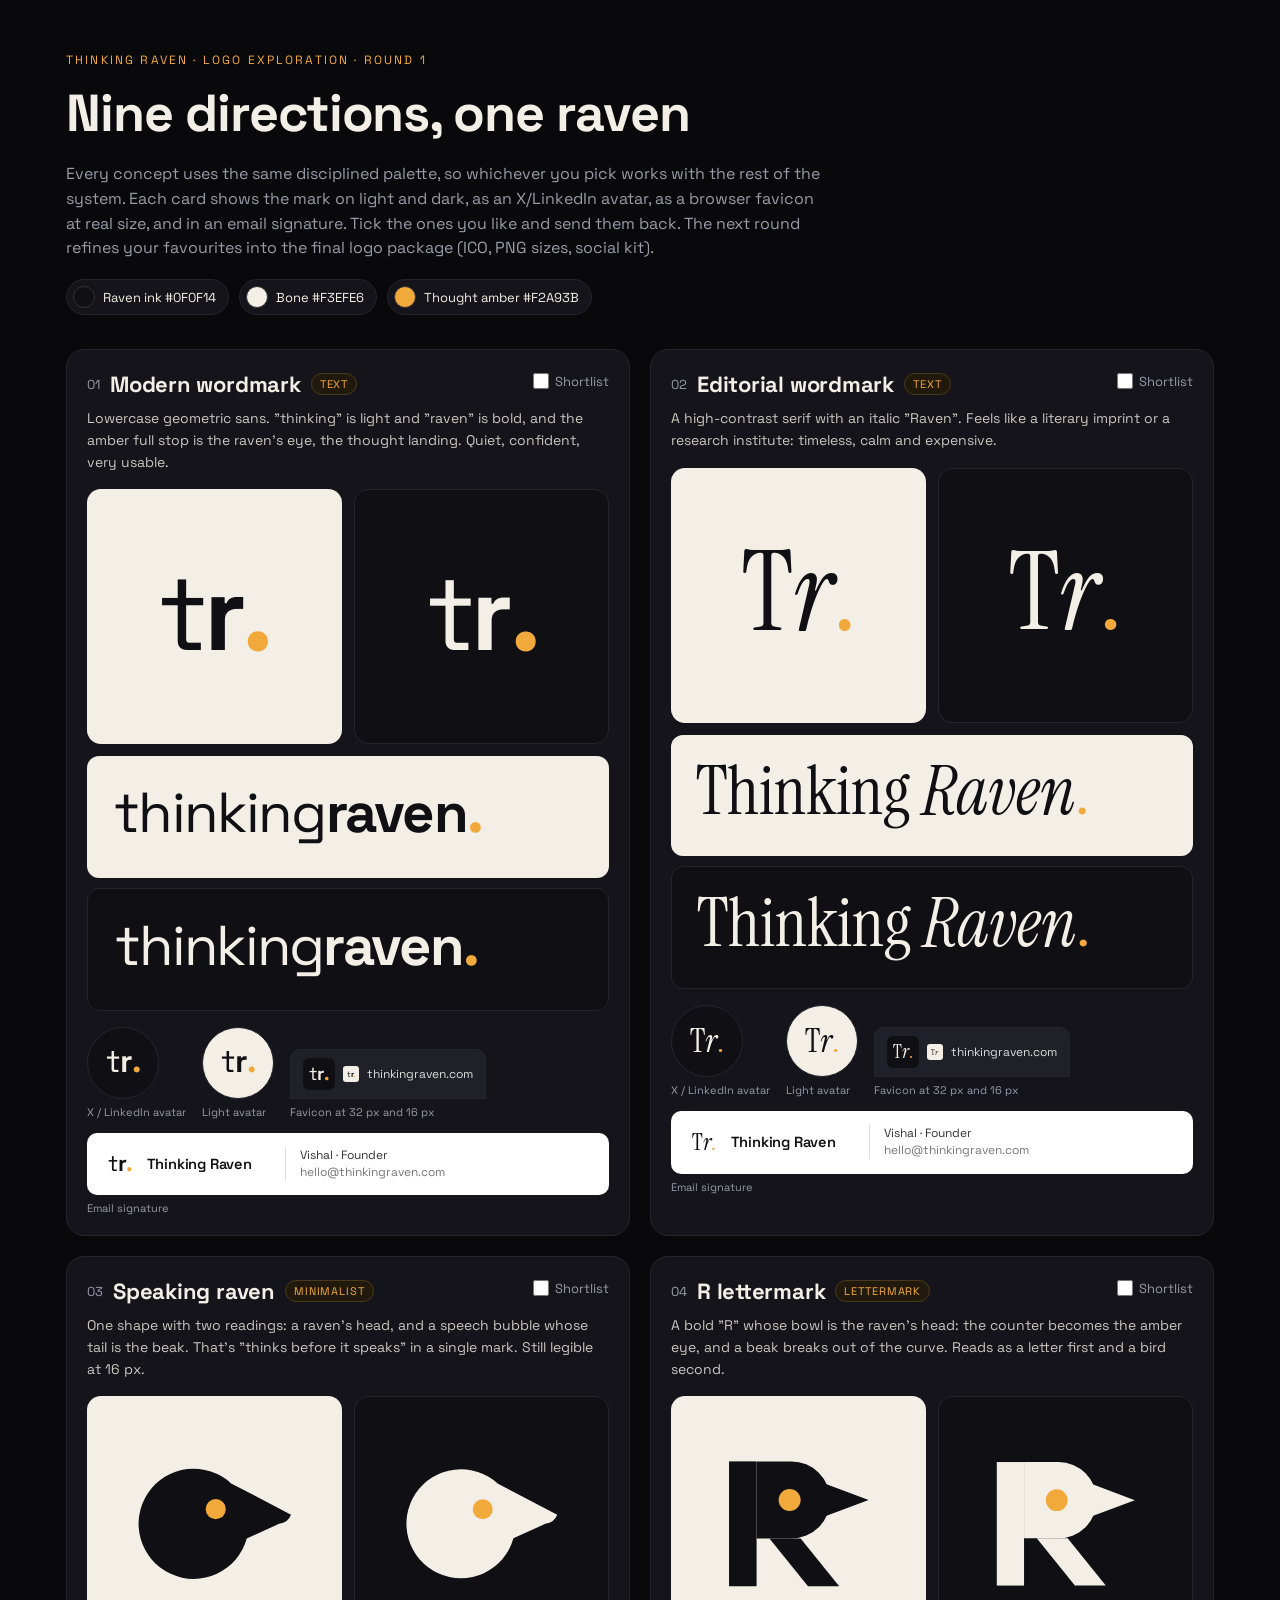
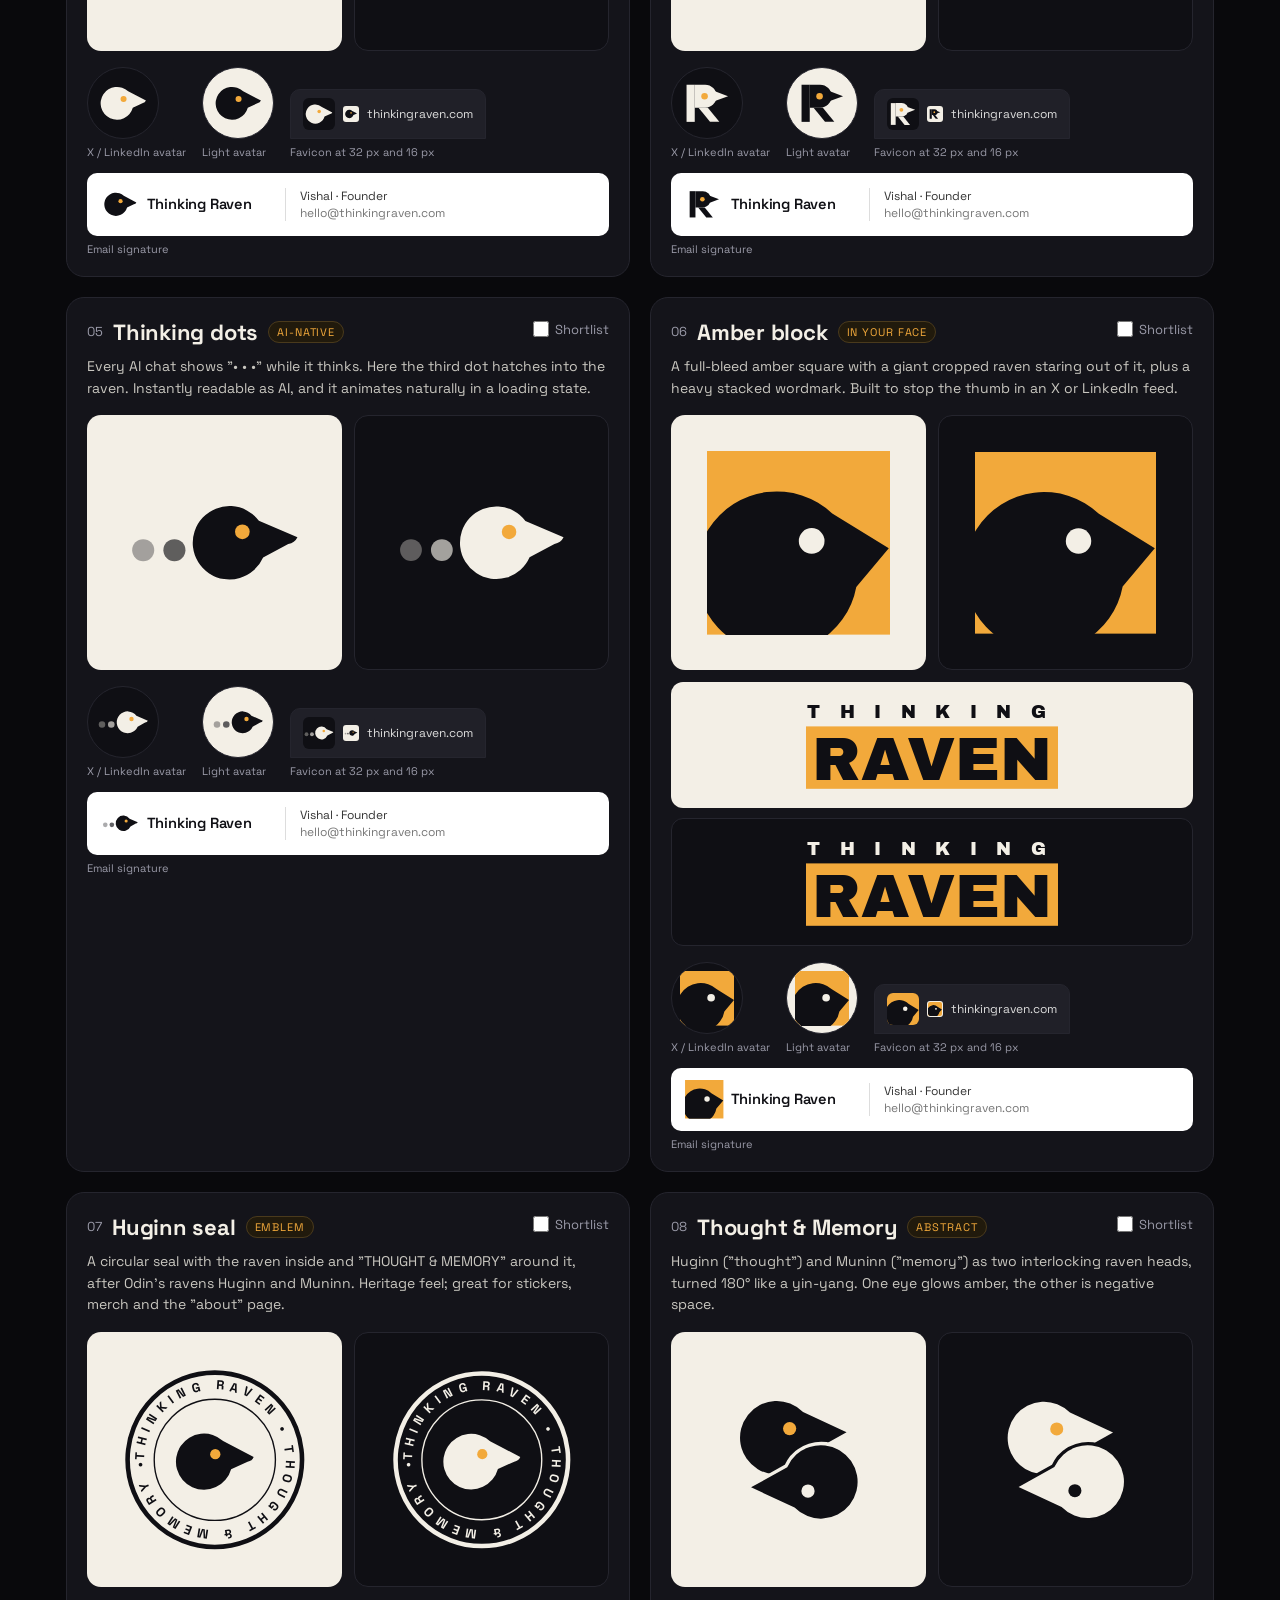
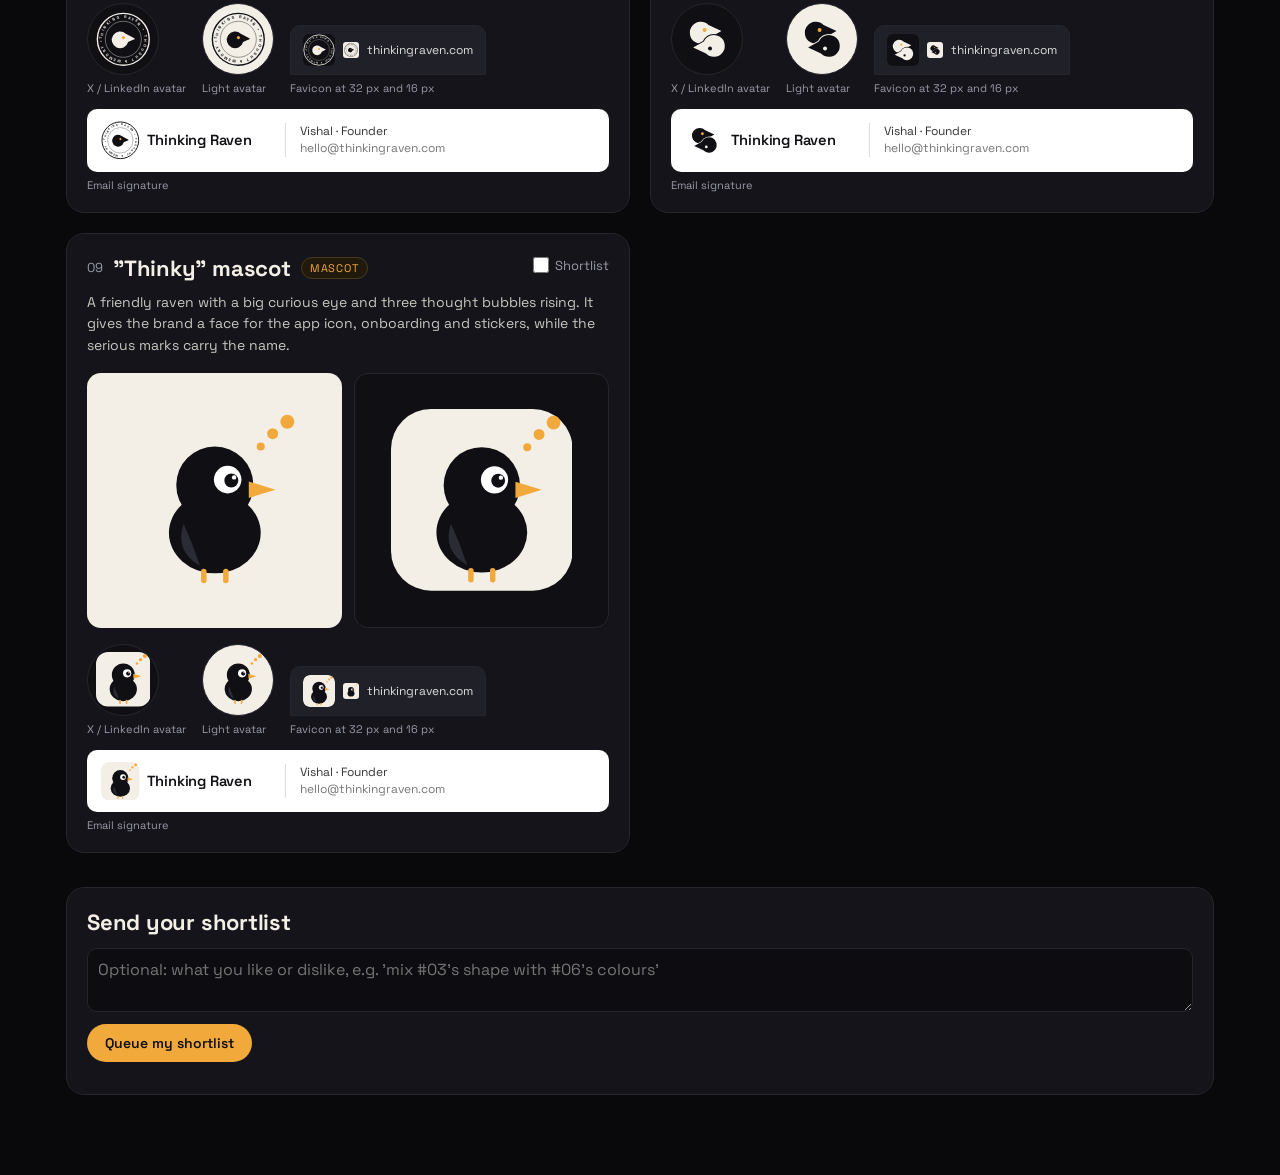
<file: archive/round-1-board.html>
<!doctype html>
<html lang="en"><head><meta charset="utf-8"><meta name="viewport" content="width=device-width, initial-scale=1">
<title>Thinking Raven Logos</title>
<link rel="stylesheet" href="https://fonts.googleapis.com/css2?family=Archivo+Black&family=Instrument+Serif:ital@0;1&family=Space+Grotesk:wght@400;500;600;700&display=swap">
<style>
  :root { --ink:#0F0F14; --bone:#F3EFE6; --amber:#F2A93B; --page:#09090C; --card:#14141A; --line:#25252E; --mute:#9A9AA8; }
  *,*::before,*::after { box-sizing:border-box; }
  body { margin:0; background:var(--page); color:var(--bone); font-family:'Space Grotesk', 'Helvetica Neue', Arial, sans-serif; }
  main { max-width:1180px; margin:0 auto; padding:40px 16px 80px; }
  .kicker { color:var(--amber); letter-spacing:.18em; text-transform:uppercase; font-size:12px; }
  h1 { font-size:clamp(30px,5vw,52px); margin:.2em 0 .3em; letter-spacing:-.02em; }
  .lead { color:var(--mute); max-width:760px; line-height:1.55; }
  .palette { display:flex; gap:10px; flex-wrap:wrap; margin:18px 0 34px; }
  .sw { display:flex; align-items:center; gap:8px; background:var(--card); border:1px solid var(--line); border-radius:999px; padding:6px 12px 6px 6px; font-size:13px; }
  .sw i { width:22px; height:22px; border-radius:50%; display:inline-block; border:1px solid #333; }
  .grid { display:grid; grid-template-columns:repeat(auto-fill,minmax(min(100%,540px),1fr)); gap:20px; }
  .card { background:var(--card); border:1px solid var(--line); border-radius:18px; padding:20px; min-width:0; }
  .card header { display:flex; justify-content:space-between; align-items:flex-start; gap:12px; }
  .card header > div { display:flex; align-items:center; gap:10px; flex-wrap:wrap; }
  .num { color:var(--mute); font-size:13px; }
  h2 { font-size:22px; margin:0; letter-spacing:-.01em; }
  .chip { font-size:11px; letter-spacing:.08em; text-transform:uppercase; color:var(--amber); border:1px solid #4a3a1c; background:#211a0c; padding:3px 8px; border-radius:999px; }
  .pick { font-size:13px; color:var(--mute); white-space:nowrap; cursor:pointer; }
  .pick input { accent-color:var(--amber); width:16px; height:16px; vertical-align:-3px; }
  .story { color:#C9C7C0; font-size:14px; line-height:1.55; margin:10px 0 16px; }
  .tiles { display:grid; grid-template-columns:1fr 1fr; gap:12px; }
  .tile { aspect-ratio:1; border-radius:14px; display:grid; place-items:center; padding:14%; }
  .tile.light { background:var(--bone); } .tile.dark { background:var(--ink); border:1px solid var(--line); }
  .tile svg { width:100%; height:100%; }
  .wm-row { display:grid; grid-template-columns:1fr; gap:10px; margin-top:12px; }
  .wm { border-radius:12px; padding:18px 22px; } .wm.light { background:var(--bone); } .wm.dark { background:var(--ink); border:1px solid var(--line); }
  .wm svg { width:100%; height:auto; max-height:90px; display:block; }
  .uses { display:grid; grid-template-columns:auto auto 1fr; gap:14px 16px; margin-top:16px; align-items:end; }
  figure { margin:0; } figcaption { font-size:11px; color:var(--mute); margin-top:6px; }
  .avatar { width:72px; height:72px; border-radius:50%; overflow:hidden; background:var(--ink); display:grid; place-items:center; border:1px solid var(--line); }
  .avatar.light-av { background:var(--bone); }
  .avatar svg { width:78%; height:78%; }
  .tab { display:flex; align-items:center; gap:8px; background:#202028; border:1px solid var(--line); border-radius:10px 10px 0 0; padding:8px 12px; width:max-content; max-width:100%; }
  .fav32 svg { width:32px; height:32px; display:block; border-radius:6px; background:var(--ink); }
  .fav16 svg { width:16px; height:16px; display:block; background:var(--bone); border-radius:3px; padding:1px; }
  .tabtxt { font-size:12px; color:#ddd; }
  .sig { grid-column:1 / -1; }
  .email { background:#fff; border-radius:10px; padding:12px 14px; display:flex; align-items:center; gap:14px; flex-wrap:wrap; }
  .email svg { width:170px; height:auto; }
  .sigtxt { color:#333; font-size:12px; line-height:1.4; border-left:1px solid #ddd; padding-left:14px; } .sigtxt span { color:#777; }
  form.send { margin-top:34px; background:var(--card); border:1px solid var(--line); border-radius:18px; padding:20px; display:grid; gap:12px; }
  textarea { width:100%; background:#0d0d11; color:var(--bone); border:1px solid var(--line); border-radius:10px; padding:10px; font:inherit; }
  button { justify-self:start; background:var(--amber); color:#111; border:0; border-radius:999px; padding:10px 18px; font:600 14px 'Space Grotesk', 'Helvetica Neue', Arial, sans-serif; cursor:pointer; }
  #status { color:var(--mute); font-size:13px; }
</style></head>
<body><main>
  <p class="kicker">Thinking Raven · Logo exploration · round 1</p>
  <h1>Nine directions, one raven</h1>
  <p class="lead">Every concept uses the same disciplined palette, so whichever you pick works with the rest of the system. Each card shows the mark on light and dark, as an X/LinkedIn avatar, as a browser favicon at real size, and in an email signature. Tick the ones you like and send them back. The next round refines your favourites into the final logo package (ICO, PNG sizes, social kit).</p>
  <div class="palette"><span class="sw"><i style="background:#0F0F14"></i>Raven ink #0F0F14</span><span class="sw"><i style="background:#F3EFE6"></i>Bone #F3EFE6</span><span class="sw"><i style="background:#F2A93B"></i>Thought amber #F2A93B</span></div>
  <section class="grid">
  <article class="card" id="c01">
    <header>
      <div><span class="num">01</span><h2>Modern wordmark</h2><span class="chip">Text</span></div>
      <label class="pick"><input type="checkbox" name="pick" value="01 Modern wordmark" form="picks"> Shortlist</label>
    </header>
    <p class="story">Lowercase geometric sans. "thinking" is light and "raven" is bold, and the amber full stop is the raven's eye, the thought landing. Quiet, confident, very usable.</p>
    <div class="tiles"><div class="tile light"><svg xmlns="http://www.w3.org/2000/svg" viewBox="0 0 100 100" role="img" aria-label="Thinking Raven logo"><text x="50" y="68" text-anchor="middle" font-family="'Space Grotesk', 'Helvetica Neue', Arial, sans-serif" font-size="58" letter-spacing="-2" fill="#0F0F14"><tspan font-weight="400">t</tspan><tspan font-weight="700">r</tspan><tspan font-weight="700" fill="#F2A93B">.</tspan></text></svg></div><div class="tile dark"><svg xmlns="http://www.w3.org/2000/svg" viewBox="0 0 100 100" role="img" aria-label="Thinking Raven logo"><text x="50" y="68" text-anchor="middle" font-family="'Space Grotesk', 'Helvetica Neue', Arial, sans-serif" font-size="58" letter-spacing="-2" fill="#F3EFE6"><tspan font-weight="400">t</tspan><tspan font-weight="700">r</tspan><tspan font-weight="700" fill="#F2A93B">.</tspan></text></svg></div></div>
    <div class="wm-row"><div class="wm light"><svg xmlns="http://www.w3.org/2000/svg" viewBox="0 0 560 100" role="img" aria-label="Thinking Raven logo"><text x="6" y="68" font-family="'Space Grotesk', 'Helvetica Neue', Arial, sans-serif" font-size="66" letter-spacing="-2" fill="#0F0F14"><tspan font-weight="400">thinking</tspan><tspan font-weight="700">raven</tspan><tspan font-weight="700" fill="#F2A93B">.</tspan></text></svg></div><div class="wm dark"><svg xmlns="http://www.w3.org/2000/svg" viewBox="0 0 560 100" role="img" aria-label="Thinking Raven logo"><text x="6" y="68" font-family="'Space Grotesk', 'Helvetica Neue', Arial, sans-serif" font-size="66" letter-spacing="-2" fill="#F3EFE6"><tspan font-weight="400">thinking</tspan><tspan font-weight="700">raven</tspan><tspan font-weight="700" fill="#F2A93B">.</tspan></text></svg></div></div>
    <div class="uses">
      <figure><div class="avatar"><svg xmlns="http://www.w3.org/2000/svg" viewBox="0 0 100 100" role="img" aria-label="Thinking Raven logo"><text x="50" y="68" text-anchor="middle" font-family="'Space Grotesk', 'Helvetica Neue', Arial, sans-serif" font-size="58" letter-spacing="-2" fill="#F3EFE6"><tspan font-weight="400">t</tspan><tspan font-weight="700">r</tspan><tspan font-weight="700" fill="#F2A93B">.</tspan></text></svg></div><figcaption>X / LinkedIn avatar</figcaption></figure>
      <figure><div class="avatar light-av"><svg xmlns="http://www.w3.org/2000/svg" viewBox="0 0 100 100" role="img" aria-label="Thinking Raven logo"><text x="50" y="68" text-anchor="middle" font-family="'Space Grotesk', 'Helvetica Neue', Arial, sans-serif" font-size="58" letter-spacing="-2" fill="#0F0F14"><tspan font-weight="400">t</tspan><tspan font-weight="700">r</tspan><tspan font-weight="700" fill="#F2A93B">.</tspan></text></svg></div><figcaption>Light avatar</figcaption></figure>
      <figure><div class="tab"><span class="fav32"><svg xmlns="http://www.w3.org/2000/svg" viewBox="0 0 100 100" role="img" aria-label="Thinking Raven logo"><text x="50" y="68" text-anchor="middle" font-family="'Space Grotesk', 'Helvetica Neue', Arial, sans-serif" font-size="58" letter-spacing="-2" fill="#F3EFE6"><tspan font-weight="400">t</tspan><tspan font-weight="700">r</tspan><tspan font-weight="700" fill="#F2A93B">.</tspan></text></svg></span><span class="fav16"><svg xmlns="http://www.w3.org/2000/svg" viewBox="0 0 100 100" role="img" aria-label="Thinking Raven logo"><text x="50" y="68" text-anchor="middle" font-family="'Space Grotesk', 'Helvetica Neue', Arial, sans-serif" font-size="58" letter-spacing="-2" fill="#0F0F14"><tspan font-weight="400">t</tspan><tspan font-weight="700">r</tspan><tspan font-weight="700" fill="#F2A93B">.</tspan></text></svg></span><span class="tabtxt">thinkingraven.com</span></div><figcaption>Favicon at 32 px and 16 px</figcaption></figure>
      <figure class="sig"><div class="email"><svg xmlns="http://www.w3.org/2000/svg" viewBox="0 0 440 100" role="img" aria-label="Thinking Raven logo"><svg x="0" y="0" width="100" height="100" viewBox="0 0 100 100"><text x="50" y="68" text-anchor="middle" font-family="'Space Grotesk', 'Helvetica Neue', Arial, sans-serif" font-size="58" letter-spacing="-2" fill="#0F0F14"><tspan font-weight="400">t</tspan><tspan font-weight="700">r</tspan><tspan font-weight="700" fill="#F2A93B">.</tspan></text></svg><text x="118" y="63" font-family="'Space Grotesk', 'Helvetica Neue', Arial, sans-serif" font-weight="600" font-size="38" letter-spacing="-0.5" fill="#0F0F14">Thinking Raven</text></svg><div class="sigtxt">Vishal · Founder<br><span>hello@thinkingraven.com</span></div></div><figcaption>Email signature</figcaption></figure>
    </div>
  </article>
  <article class="card" id="c02">
    <header>
      <div><span class="num">02</span><h2>Editorial wordmark</h2><span class="chip">Text</span></div>
      <label class="pick"><input type="checkbox" name="pick" value="02 Editorial wordmark" form="picks"> Shortlist</label>
    </header>
    <p class="story">A high-contrast serif with an italic "Raven". Feels like a literary imprint or a research institute: timeless, calm and expensive.</p>
    <div class="tiles"><div class="tile light"><svg xmlns="http://www.w3.org/2000/svg" viewBox="0 0 100 100" role="img" aria-label="Thinking Raven logo"><text x="50" y="69" text-anchor="middle" font-family="'Instrument Serif', Georgia, serif" font-size="60" fill="#0F0F14">T<tspan font-style="italic">r</tspan><tspan fill="#F2A93B">.</tspan></text></svg></div><div class="tile dark"><svg xmlns="http://www.w3.org/2000/svg" viewBox="0 0 100 100" role="img" aria-label="Thinking Raven logo"><text x="50" y="69" text-anchor="middle" font-family="'Instrument Serif', Georgia, serif" font-size="60" fill="#F3EFE6">T<tspan font-style="italic">r</tspan><tspan fill="#F2A93B">.</tspan></text></svg></div></div>
    <div class="wm-row"><div class="wm light"><svg xmlns="http://www.w3.org/2000/svg" viewBox="0 0 560 100" role="img" aria-label="Thinking Raven logo"><text x="4" y="72" font-family="'Instrument Serif', Georgia, serif" font-size="80" fill="#0F0F14">Thinking <tspan font-style="italic">Raven</tspan><tspan fill="#F2A93B">.</tspan></text></svg></div><div class="wm dark"><svg xmlns="http://www.w3.org/2000/svg" viewBox="0 0 560 100" role="img" aria-label="Thinking Raven logo"><text x="4" y="72" font-family="'Instrument Serif', Georgia, serif" font-size="80" fill="#F3EFE6">Thinking <tspan font-style="italic">Raven</tspan><tspan fill="#F2A93B">.</tspan></text></svg></div></div>
    <div class="uses">
      <figure><div class="avatar"><svg xmlns="http://www.w3.org/2000/svg" viewBox="0 0 100 100" role="img" aria-label="Thinking Raven logo"><text x="50" y="69" text-anchor="middle" font-family="'Instrument Serif', Georgia, serif" font-size="60" fill="#F3EFE6">T<tspan font-style="italic">r</tspan><tspan fill="#F2A93B">.</tspan></text></svg></div><figcaption>X / LinkedIn avatar</figcaption></figure>
      <figure><div class="avatar light-av"><svg xmlns="http://www.w3.org/2000/svg" viewBox="0 0 100 100" role="img" aria-label="Thinking Raven logo"><text x="50" y="69" text-anchor="middle" font-family="'Instrument Serif', Georgia, serif" font-size="60" fill="#0F0F14">T<tspan font-style="italic">r</tspan><tspan fill="#F2A93B">.</tspan></text></svg></div><figcaption>Light avatar</figcaption></figure>
      <figure><div class="tab"><span class="fav32"><svg xmlns="http://www.w3.org/2000/svg" viewBox="0 0 100 100" role="img" aria-label="Thinking Raven logo"><text x="50" y="69" text-anchor="middle" font-family="'Instrument Serif', Georgia, serif" font-size="60" fill="#F3EFE6">T<tspan font-style="italic">r</tspan><tspan fill="#F2A93B">.</tspan></text></svg></span><span class="fav16"><svg xmlns="http://www.w3.org/2000/svg" viewBox="0 0 100 100" role="img" aria-label="Thinking Raven logo"><text x="50" y="69" text-anchor="middle" font-family="'Instrument Serif', Georgia, serif" font-size="60" fill="#0F0F14">T<tspan font-style="italic">r</tspan><tspan fill="#F2A93B">.</tspan></text></svg></span><span class="tabtxt">thinkingraven.com</span></div><figcaption>Favicon at 32 px and 16 px</figcaption></figure>
      <figure class="sig"><div class="email"><svg xmlns="http://www.w3.org/2000/svg" viewBox="0 0 440 100" role="img" aria-label="Thinking Raven logo"><svg x="0" y="0" width="100" height="100" viewBox="0 0 100 100"><text x="50" y="69" text-anchor="middle" font-family="'Instrument Serif', Georgia, serif" font-size="60" fill="#0F0F14">T<tspan font-style="italic">r</tspan><tspan fill="#F2A93B">.</tspan></text></svg><text x="118" y="63" font-family="'Space Grotesk', 'Helvetica Neue', Arial, sans-serif" font-weight="600" font-size="38" letter-spacing="-0.5" fill="#0F0F14">Thinking Raven</text></svg><div class="sigtxt">Vishal · Founder<br><span>hello@thinkingraven.com</span></div></div><figcaption>Email signature</figcaption></figure>
    </div>
  </article>
  <article class="card" id="c03">
    <header>
      <div><span class="num">03</span><h2>Speaking raven</h2><span class="chip">Minimalist</span></div>
      <label class="pick"><input type="checkbox" name="pick" value="03 Speaking raven" form="picks"> Shortlist</label>
    </header>
    <p class="story">One shape with two readings: a raven's head, and a speech bubble whose tail is the beak. That's "thinks before it speaks" in a single mark. Still legible at 16 px.</p>
    <div class="tiles"><div class="tile light"><svg xmlns="http://www.w3.org/2000/svg" viewBox="0 0 100 100" role="img" aria-label="Thinking Raven logo"><g transform="translate(-3.5 -4)"><path d="M62.4 32 L95 49 Q93.5 53.2 88.5 54 L70.9 62 A30 30 0 1 1 62.4 32 Z" fill="#0F0F14"/><circle cx="54" cy="46" r="5.5" fill="#F2A93B"/></g></svg></div><div class="tile dark"><svg xmlns="http://www.w3.org/2000/svg" viewBox="0 0 100 100" role="img" aria-label="Thinking Raven logo"><g transform="translate(-3.5 -4)"><path d="M62.4 32 L95 49 Q93.5 53.2 88.5 54 L70.9 62 A30 30 0 1 1 62.4 32 Z" fill="#F3EFE6"/><circle cx="54" cy="46" r="5.5" fill="#F2A93B"/></g></svg></div></div>
    
    <div class="uses">
      <figure><div class="avatar"><svg xmlns="http://www.w3.org/2000/svg" viewBox="0 0 100 100" role="img" aria-label="Thinking Raven logo"><g transform="translate(-3.5 -4)"><path d="M62.4 32 L95 49 Q93.5 53.2 88.5 54 L70.9 62 A30 30 0 1 1 62.4 32 Z" fill="#F3EFE6"/><circle cx="54" cy="46" r="5.5" fill="#F2A93B"/></g></svg></div><figcaption>X / LinkedIn avatar</figcaption></figure>
      <figure><div class="avatar light-av"><svg xmlns="http://www.w3.org/2000/svg" viewBox="0 0 100 100" role="img" aria-label="Thinking Raven logo"><g transform="translate(-3.5 -4)"><path d="M62.4 32 L95 49 Q93.5 53.2 88.5 54 L70.9 62 A30 30 0 1 1 62.4 32 Z" fill="#0F0F14"/><circle cx="54" cy="46" r="5.5" fill="#F2A93B"/></g></svg></div><figcaption>Light avatar</figcaption></figure>
      <figure><div class="tab"><span class="fav32"><svg xmlns="http://www.w3.org/2000/svg" viewBox="0 0 100 100" role="img" aria-label="Thinking Raven logo"><g transform="translate(-3.5 -4)"><path d="M62.4 32 L95 49 Q93.5 53.2 88.5 54 L70.9 62 A30 30 0 1 1 62.4 32 Z" fill="#F3EFE6"/><circle cx="54" cy="46" r="5.5" fill="#F2A93B"/></g></svg></span><span class="fav16"><svg xmlns="http://www.w3.org/2000/svg" viewBox="0 0 100 100" role="img" aria-label="Thinking Raven logo"><g transform="translate(-3.5 -4)"><path d="M62.4 32 L95 49 Q93.5 53.2 88.5 54 L70.9 62 A30 30 0 1 1 62.4 32 Z" fill="#0F0F14"/><circle cx="54" cy="46" r="5.5" fill="#F2A93B"/></g></svg></span><span class="tabtxt">thinkingraven.com</span></div><figcaption>Favicon at 32 px and 16 px</figcaption></figure>
      <figure class="sig"><div class="email"><svg xmlns="http://www.w3.org/2000/svg" viewBox="0 0 440 100" role="img" aria-label="Thinking Raven logo"><svg x="0" y="0" width="100" height="100" viewBox="0 0 100 100"><g transform="translate(-3.5 -4)"><path d="M62.4 32 L95 49 Q93.5 53.2 88.5 54 L70.9 62 A30 30 0 1 1 62.4 32 Z" fill="#0F0F14"/><circle cx="54" cy="46" r="5.5" fill="#F2A93B"/></g></svg><text x="118" y="63" font-family="'Space Grotesk', 'Helvetica Neue', Arial, sans-serif" font-weight="600" font-size="38" letter-spacing="-0.5" fill="#0F0F14">Thinking Raven</text></svg><div class="sigtxt">Vishal · Founder<br><span>hello@thinkingraven.com</span></div></div><figcaption>Email signature</figcaption></figure>
    </div>
  </article>
  <article class="card" id="c04">
    <header>
      <div><span class="num">04</span><h2>R lettermark</h2><span class="chip">Lettermark</span></div>
      <label class="pick"><input type="checkbox" name="pick" value="04 R lettermark" form="picks"> Shortlist</label>
    </header>
    <p class="story">A bold "R" whose bowl is the raven's head: the counter becomes the amber eye, and a beak breaks out of the curve. Reads as a letter first and a bird second.</p>
    <div class="tiles"><div class="tile light"><svg xmlns="http://www.w3.org/2000/svg" viewBox="0 0 100 100" role="img" aria-label="Thinking Raven logo"><g transform="translate(-6 0)" fill="#0F0F14"><rect x="18" y="16" width="15" height="68"/><path d="M33 16 H52 A21 21 0 0 1 52 58 H33 Z"/><path d="M70 28 L94 37 L70 46 Z"/><path d="M40 58 L57 58 L78 84 L61 84 Z"/><circle cx="51" cy="37" r="6" fill="#F2A93B"/></g></svg></div><div class="tile dark"><svg xmlns="http://www.w3.org/2000/svg" viewBox="0 0 100 100" role="img" aria-label="Thinking Raven logo"><g transform="translate(-6 0)" fill="#F3EFE6"><rect x="18" y="16" width="15" height="68"/><path d="M33 16 H52 A21 21 0 0 1 52 58 H33 Z"/><path d="M70 28 L94 37 L70 46 Z"/><path d="M40 58 L57 58 L78 84 L61 84 Z"/><circle cx="51" cy="37" r="6" fill="#F2A93B"/></g></svg></div></div>
    
    <div class="uses">
      <figure><div class="avatar"><svg xmlns="http://www.w3.org/2000/svg" viewBox="0 0 100 100" role="img" aria-label="Thinking Raven logo"><g transform="translate(-6 0)" fill="#F3EFE6"><rect x="18" y="16" width="15" height="68"/><path d="M33 16 H52 A21 21 0 0 1 52 58 H33 Z"/><path d="M70 28 L94 37 L70 46 Z"/><path d="M40 58 L57 58 L78 84 L61 84 Z"/><circle cx="51" cy="37" r="6" fill="#F2A93B"/></g></svg></div><figcaption>X / LinkedIn avatar</figcaption></figure>
      <figure><div class="avatar light-av"><svg xmlns="http://www.w3.org/2000/svg" viewBox="0 0 100 100" role="img" aria-label="Thinking Raven logo"><g transform="translate(-6 0)" fill="#0F0F14"><rect x="18" y="16" width="15" height="68"/><path d="M33 16 H52 A21 21 0 0 1 52 58 H33 Z"/><path d="M70 28 L94 37 L70 46 Z"/><path d="M40 58 L57 58 L78 84 L61 84 Z"/><circle cx="51" cy="37" r="6" fill="#F2A93B"/></g></svg></div><figcaption>Light avatar</figcaption></figure>
      <figure><div class="tab"><span class="fav32"><svg xmlns="http://www.w3.org/2000/svg" viewBox="0 0 100 100" role="img" aria-label="Thinking Raven logo"><g transform="translate(-6 0)" fill="#F3EFE6"><rect x="18" y="16" width="15" height="68"/><path d="M33 16 H52 A21 21 0 0 1 52 58 H33 Z"/><path d="M70 28 L94 37 L70 46 Z"/><path d="M40 58 L57 58 L78 84 L61 84 Z"/><circle cx="51" cy="37" r="6" fill="#F2A93B"/></g></svg></span><span class="fav16"><svg xmlns="http://www.w3.org/2000/svg" viewBox="0 0 100 100" role="img" aria-label="Thinking Raven logo"><g transform="translate(-6 0)" fill="#0F0F14"><rect x="18" y="16" width="15" height="68"/><path d="M33 16 H52 A21 21 0 0 1 52 58 H33 Z"/><path d="M70 28 L94 37 L70 46 Z"/><path d="M40 58 L57 58 L78 84 L61 84 Z"/><circle cx="51" cy="37" r="6" fill="#F2A93B"/></g></svg></span><span class="tabtxt">thinkingraven.com</span></div><figcaption>Favicon at 32 px and 16 px</figcaption></figure>
      <figure class="sig"><div class="email"><svg xmlns="http://www.w3.org/2000/svg" viewBox="0 0 440 100" role="img" aria-label="Thinking Raven logo"><svg x="0" y="0" width="100" height="100" viewBox="0 0 100 100"><g transform="translate(-6 0)" fill="#0F0F14"><rect x="18" y="16" width="15" height="68"/><path d="M33 16 H52 A21 21 0 0 1 52 58 H33 Z"/><path d="M70 28 L94 37 L70 46 Z"/><path d="M40 58 L57 58 L78 84 L61 84 Z"/><circle cx="51" cy="37" r="6" fill="#F2A93B"/></g></svg><text x="118" y="63" font-family="'Space Grotesk', 'Helvetica Neue', Arial, sans-serif" font-weight="600" font-size="38" letter-spacing="-0.5" fill="#0F0F14">Thinking Raven</text></svg><div class="sigtxt">Vishal · Founder<br><span>hello@thinkingraven.com</span></div></div><figcaption>Email signature</figcaption></figure>
    </div>
  </article>
  <article class="card" id="c05">
    <header>
      <div><span class="num">05</span><h2>Thinking dots</h2><span class="chip">AI-native</span></div>
      <label class="pick"><input type="checkbox" name="pick" value="05 Thinking dots" form="picks"> Shortlist</label>
    </header>
    <p class="story">Every AI chat shows "• • •" while it thinks. Here the third dot hatches into the raven. Instantly readable as AI, and it animates naturally in a loading state.</p>
    <div class="tiles"><div class="tile light"><svg xmlns="http://www.w3.org/2000/svg" viewBox="0 0 100 100" role="img" aria-label="Thinking Raven logo"><g transform="translate(-2 -8)"><circle cx="13" cy="62" r="6" fill="#0F0F14" opacity=".35"/><circle cx="30" cy="62" r="6" fill="#0F0F14" opacity=".65"/><path d="M76 46 L97 55 Q95.5 58.2 92 58.6 L78.3 66 A20 20 0 1 1 76 46 Z" fill="#0F0F14"/><circle cx="67" cy="52" r="4" fill="#F2A93B"/></g></svg></div><div class="tile dark"><svg xmlns="http://www.w3.org/2000/svg" viewBox="0 0 100 100" role="img" aria-label="Thinking Raven logo"><g transform="translate(-2 -8)"><circle cx="13" cy="62" r="6" fill="#F3EFE6" opacity=".35"/><circle cx="30" cy="62" r="6" fill="#F3EFE6" opacity=".65"/><path d="M76 46 L97 55 Q95.5 58.2 92 58.6 L78.3 66 A20 20 0 1 1 76 46 Z" fill="#F3EFE6"/><circle cx="67" cy="52" r="4" fill="#F2A93B"/></g></svg></div></div>
    
    <div class="uses">
      <figure><div class="avatar"><svg xmlns="http://www.w3.org/2000/svg" viewBox="0 0 100 100" role="img" aria-label="Thinking Raven logo"><g transform="translate(-2 -8)"><circle cx="13" cy="62" r="6" fill="#F3EFE6" opacity=".35"/><circle cx="30" cy="62" r="6" fill="#F3EFE6" opacity=".65"/><path d="M76 46 L97 55 Q95.5 58.2 92 58.6 L78.3 66 A20 20 0 1 1 76 46 Z" fill="#F3EFE6"/><circle cx="67" cy="52" r="4" fill="#F2A93B"/></g></svg></div><figcaption>X / LinkedIn avatar</figcaption></figure>
      <figure><div class="avatar light-av"><svg xmlns="http://www.w3.org/2000/svg" viewBox="0 0 100 100" role="img" aria-label="Thinking Raven logo"><g transform="translate(-2 -8)"><circle cx="13" cy="62" r="6" fill="#0F0F14" opacity=".35"/><circle cx="30" cy="62" r="6" fill="#0F0F14" opacity=".65"/><path d="M76 46 L97 55 Q95.5 58.2 92 58.6 L78.3 66 A20 20 0 1 1 76 46 Z" fill="#0F0F14"/><circle cx="67" cy="52" r="4" fill="#F2A93B"/></g></svg></div><figcaption>Light avatar</figcaption></figure>
      <figure><div class="tab"><span class="fav32"><svg xmlns="http://www.w3.org/2000/svg" viewBox="0 0 100 100" role="img" aria-label="Thinking Raven logo"><g transform="translate(-2 -8)"><circle cx="13" cy="62" r="6" fill="#F3EFE6" opacity=".35"/><circle cx="30" cy="62" r="6" fill="#F3EFE6" opacity=".65"/><path d="M76 46 L97 55 Q95.5 58.2 92 58.6 L78.3 66 A20 20 0 1 1 76 46 Z" fill="#F3EFE6"/><circle cx="67" cy="52" r="4" fill="#F2A93B"/></g></svg></span><span class="fav16"><svg xmlns="http://www.w3.org/2000/svg" viewBox="0 0 100 100" role="img" aria-label="Thinking Raven logo"><g transform="translate(-2 -8)"><circle cx="13" cy="62" r="6" fill="#0F0F14" opacity=".35"/><circle cx="30" cy="62" r="6" fill="#0F0F14" opacity=".65"/><path d="M76 46 L97 55 Q95.5 58.2 92 58.6 L78.3 66 A20 20 0 1 1 76 46 Z" fill="#0F0F14"/><circle cx="67" cy="52" r="4" fill="#F2A93B"/></g></svg></span><span class="tabtxt">thinkingraven.com</span></div><figcaption>Favicon at 32 px and 16 px</figcaption></figure>
      <figure class="sig"><div class="email"><svg xmlns="http://www.w3.org/2000/svg" viewBox="0 0 440 100" role="img" aria-label="Thinking Raven logo"><svg x="0" y="0" width="100" height="100" viewBox="0 0 100 100"><g transform="translate(-2 -8)"><circle cx="13" cy="62" r="6" fill="#0F0F14" opacity=".35"/><circle cx="30" cy="62" r="6" fill="#0F0F14" opacity=".65"/><path d="M76 46 L97 55 Q95.5 58.2 92 58.6 L78.3 66 A20 20 0 1 1 76 46 Z" fill="#0F0F14"/><circle cx="67" cy="52" r="4" fill="#F2A93B"/></g></svg><text x="118" y="63" font-family="'Space Grotesk', 'Helvetica Neue', Arial, sans-serif" font-weight="600" font-size="38" letter-spacing="-0.5" fill="#0F0F14">Thinking Raven</text></svg><div class="sigtxt">Vishal · Founder<br><span>hello@thinkingraven.com</span></div></div><figcaption>Email signature</figcaption></figure>
    </div>
  </article>
  <article class="card" id="c06">
    <header>
      <div><span class="num">06</span><h2>Amber block</h2><span class="chip">In your face</span></div>
      <label class="pick"><input type="checkbox" name="pick" value="06 Amber block" form="picks"> Shortlist</label>
    </header>
    <p class="story">A full-bleed amber square with a giant cropped raven staring out of it, plus a heavy stacked wordmark. Built to stop the thumb in an X or LinkedIn feed.</p>
    <div class="tiles"><div class="tile light"><svg xmlns="http://www.w3.org/2000/svg" viewBox="0 0 100 100" role="img" aria-label="Thinking Raven logo"><rect width="100" height="100" fill="#F2A93B"/><path d="M68.2 34 L99 53 L81.3 74 A44 44 0 1 1 68.2 34 Z" fill="#0F0F14"/><circle cx="57" cy="49" r="7" fill="#F3EFE6"/></svg></div><div class="tile dark"><svg xmlns="http://www.w3.org/2000/svg" viewBox="0 0 100 100" role="img" aria-label="Thinking Raven logo"><rect width="100" height="100" fill="#F2A93B"/><path d="M68.2 34 L99 53 L81.3 74 A44 44 0 1 1 68.2 34 Z" fill="#0F0F14"/><circle cx="57" cy="49" r="7" fill="#F3EFE6"/></svg></div></div>
    <div class="wm-row"><div class="wm light"><svg xmlns="http://www.w3.org/2000/svg" viewBox="0 0 420 150" role="img" aria-label="Thinking Raven logo"><text x="2" y="30" font-family="'Archivo Black', 'Arial Black', sans-serif" font-size="30" letter-spacing="10" textLength="408" lengthAdjust="spacing" fill="#0F0F14">THINKING</text><rect x="0" y="44" width="420" height="104" fill="#F2A93B"/><text x="10" y="134" font-family="'Archivo Black', 'Arial Black', sans-serif" font-size="100" textLength="400" lengthAdjust="spacingAndGlyphs" fill="#0F0F14">RAVEN</text></svg></div><div class="wm dark"><svg xmlns="http://www.w3.org/2000/svg" viewBox="0 0 420 150" role="img" aria-label="Thinking Raven logo"><text x="2" y="30" font-family="'Archivo Black', 'Arial Black', sans-serif" font-size="30" letter-spacing="10" textLength="408" lengthAdjust="spacing" fill="#F3EFE6">THINKING</text><rect x="0" y="44" width="420" height="104" fill="#F2A93B"/><text x="10" y="134" font-family="'Archivo Black', 'Arial Black', sans-serif" font-size="100" textLength="400" lengthAdjust="spacingAndGlyphs" fill="#0F0F14">RAVEN</text></svg></div></div>
    <div class="uses">
      <figure><div class="avatar"><svg xmlns="http://www.w3.org/2000/svg" viewBox="0 0 100 100" role="img" aria-label="Thinking Raven logo"><rect width="100" height="100" fill="#F2A93B"/><path d="M68.2 34 L99 53 L81.3 74 A44 44 0 1 1 68.2 34 Z" fill="#0F0F14"/><circle cx="57" cy="49" r="7" fill="#F3EFE6"/></svg></div><figcaption>X / LinkedIn avatar</figcaption></figure>
      <figure><div class="avatar light-av"><svg xmlns="http://www.w3.org/2000/svg" viewBox="0 0 100 100" role="img" aria-label="Thinking Raven logo"><rect width="100" height="100" fill="#F2A93B"/><path d="M68.2 34 L99 53 L81.3 74 A44 44 0 1 1 68.2 34 Z" fill="#0F0F14"/><circle cx="57" cy="49" r="7" fill="#F3EFE6"/></svg></div><figcaption>Light avatar</figcaption></figure>
      <figure><div class="tab"><span class="fav32"><svg xmlns="http://www.w3.org/2000/svg" viewBox="0 0 100 100" role="img" aria-label="Thinking Raven logo"><rect width="100" height="100" fill="#F2A93B"/><path d="M68.2 34 L99 53 L81.3 74 A44 44 0 1 1 68.2 34 Z" fill="#0F0F14"/><circle cx="57" cy="49" r="7" fill="#F3EFE6"/></svg></span><span class="fav16"><svg xmlns="http://www.w3.org/2000/svg" viewBox="0 0 100 100" role="img" aria-label="Thinking Raven logo"><rect width="100" height="100" fill="#F2A93B"/><path d="M68.2 34 L99 53 L81.3 74 A44 44 0 1 1 68.2 34 Z" fill="#0F0F14"/><circle cx="57" cy="49" r="7" fill="#F3EFE6"/></svg></span><span class="tabtxt">thinkingraven.com</span></div><figcaption>Favicon at 32 px and 16 px</figcaption></figure>
      <figure class="sig"><div class="email"><svg xmlns="http://www.w3.org/2000/svg" viewBox="0 0 440 100" role="img" aria-label="Thinking Raven logo"><svg x="0" y="0" width="100" height="100" viewBox="0 0 100 100"><rect width="100" height="100" fill="#F2A93B"/><path d="M68.2 34 L99 53 L81.3 74 A44 44 0 1 1 68.2 34 Z" fill="#0F0F14"/><circle cx="57" cy="49" r="7" fill="#F3EFE6"/></svg><text x="118" y="63" font-family="'Space Grotesk', 'Helvetica Neue', Arial, sans-serif" font-weight="600" font-size="38" letter-spacing="-0.5" fill="#0F0F14">Thinking Raven</text></svg><div class="sigtxt">Vishal · Founder<br><span>hello@thinkingraven.com</span></div></div><figcaption>Email signature</figcaption></figure>
    </div>
  </article>
  <article class="card" id="c07">
    <header>
      <div><span class="num">07</span><h2>Huginn seal</h2><span class="chip">Emblem</span></div>
      <label class="pick"><input type="checkbox" name="pick" value="07 Huginn seal" form="picks"> Shortlist</label>
    </header>
    <p class="story">A circular seal with the raven inside and "THOUGHT & MEMORY" around it, after Odin's ravens Huginn and Muninn. Heritage feel; great for stickers, merch and the "about" page.</p>
    <div class="tiles"><div class="tile light"><svg xmlns="http://www.w3.org/2000/svg" viewBox="0 0 200 200" role="img" aria-label="Thinking Raven logo"><defs><path id="ring5" d="M100 100 m-77 0 a77 77 0 1 1 154 0 a77 77 0 1 1 -154 0"/></defs><circle cx="100" cy="100" r="95" fill="none" stroke="#0F0F14" stroke-width="5"/><circle cx="100" cy="100" r="66" fill="none" stroke="#0F0F14" stroke-width="1.5"/><text font-family="'Space Grotesk', 'Helvetica Neue', Arial, sans-serif" font-weight="700" font-size="14" fill="#0F0F14"><textPath href="#ring5" textLength="480" lengthAdjust="spacing">THINKING RAVEN • THOUGHT &amp; MEMORY •</textPath></text><g transform="translate(100 102) scale(1.02) translate(-53.5 -54)"><path d="M62.4 32 L95 49 Q93.5 53.2 88.5 54 L70.9 62 A30 30 0 1 1 62.4 32 Z" fill="#0F0F14"/><circle cx="54" cy="46" r="5.5" fill="#F2A93B"/></g></svg></div><div class="tile dark"><svg xmlns="http://www.w3.org/2000/svg" viewBox="0 0 200 200" role="img" aria-label="Thinking Raven logo"><defs><path id="ring6" d="M100 100 m-77 0 a77 77 0 1 1 154 0 a77 77 0 1 1 -154 0"/></defs><circle cx="100" cy="100" r="95" fill="none" stroke="#F3EFE6" stroke-width="5"/><circle cx="100" cy="100" r="66" fill="none" stroke="#F3EFE6" stroke-width="1.5"/><text font-family="'Space Grotesk', 'Helvetica Neue', Arial, sans-serif" font-weight="700" font-size="14" fill="#F3EFE6"><textPath href="#ring6" textLength="480" lengthAdjust="spacing">THINKING RAVEN • THOUGHT &amp; MEMORY •</textPath></text><g transform="translate(100 102) scale(1.02) translate(-53.5 -54)"><path d="M62.4 32 L95 49 Q93.5 53.2 88.5 54 L70.9 62 A30 30 0 1 1 62.4 32 Z" fill="#F3EFE6"/><circle cx="54" cy="46" r="5.5" fill="#F2A93B"/></g></svg></div></div>
    
    <div class="uses">
      <figure><div class="avatar"><svg xmlns="http://www.w3.org/2000/svg" viewBox="0 0 200 200" role="img" aria-label="Thinking Raven logo"><defs><path id="ring7" d="M100 100 m-77 0 a77 77 0 1 1 154 0 a77 77 0 1 1 -154 0"/></defs><circle cx="100" cy="100" r="95" fill="none" stroke="#F3EFE6" stroke-width="5"/><circle cx="100" cy="100" r="66" fill="none" stroke="#F3EFE6" stroke-width="1.5"/><text font-family="'Space Grotesk', 'Helvetica Neue', Arial, sans-serif" font-weight="700" font-size="14" fill="#F3EFE6"><textPath href="#ring7" textLength="480" lengthAdjust="spacing">THINKING RAVEN • THOUGHT &amp; MEMORY •</textPath></text><g transform="translate(100 102) scale(1.02) translate(-53.5 -54)"><path d="M62.4 32 L95 49 Q93.5 53.2 88.5 54 L70.9 62 A30 30 0 1 1 62.4 32 Z" fill="#F3EFE6"/><circle cx="54" cy="46" r="5.5" fill="#F2A93B"/></g></svg></div><figcaption>X / LinkedIn avatar</figcaption></figure>
      <figure><div class="avatar light-av"><svg xmlns="http://www.w3.org/2000/svg" viewBox="0 0 200 200" role="img" aria-label="Thinking Raven logo"><defs><path id="ring8" d="M100 100 m-77 0 a77 77 0 1 1 154 0 a77 77 0 1 1 -154 0"/></defs><circle cx="100" cy="100" r="95" fill="none" stroke="#0F0F14" stroke-width="5"/><circle cx="100" cy="100" r="66" fill="none" stroke="#0F0F14" stroke-width="1.5"/><text font-family="'Space Grotesk', 'Helvetica Neue', Arial, sans-serif" font-weight="700" font-size="14" fill="#0F0F14"><textPath href="#ring8" textLength="480" lengthAdjust="spacing">THINKING RAVEN • THOUGHT &amp; MEMORY •</textPath></text><g transform="translate(100 102) scale(1.02) translate(-53.5 -54)"><path d="M62.4 32 L95 49 Q93.5 53.2 88.5 54 L70.9 62 A30 30 0 1 1 62.4 32 Z" fill="#0F0F14"/><circle cx="54" cy="46" r="5.5" fill="#F2A93B"/></g></svg></div><figcaption>Light avatar</figcaption></figure>
      <figure><div class="tab"><span class="fav32"><svg xmlns="http://www.w3.org/2000/svg" viewBox="0 0 200 200" role="img" aria-label="Thinking Raven logo"><defs><path id="ring9" d="M100 100 m-77 0 a77 77 0 1 1 154 0 a77 77 0 1 1 -154 0"/></defs><circle cx="100" cy="100" r="95" fill="none" stroke="#F3EFE6" stroke-width="5"/><circle cx="100" cy="100" r="66" fill="none" stroke="#F3EFE6" stroke-width="1.5"/><text font-family="'Space Grotesk', 'Helvetica Neue', Arial, sans-serif" font-weight="700" font-size="14" fill="#F3EFE6"><textPath href="#ring9" textLength="480" lengthAdjust="spacing">THINKING RAVEN • THOUGHT &amp; MEMORY •</textPath></text><g transform="translate(100 102) scale(1.02) translate(-53.5 -54)"><path d="M62.4 32 L95 49 Q93.5 53.2 88.5 54 L70.9 62 A30 30 0 1 1 62.4 32 Z" fill="#F3EFE6"/><circle cx="54" cy="46" r="5.5" fill="#F2A93B"/></g></svg></span><span class="fav16"><svg xmlns="http://www.w3.org/2000/svg" viewBox="0 0 200 200" role="img" aria-label="Thinking Raven logo"><defs><path id="ring10" d="M100 100 m-77 0 a77 77 0 1 1 154 0 a77 77 0 1 1 -154 0"/></defs><circle cx="100" cy="100" r="95" fill="none" stroke="#0F0F14" stroke-width="5"/><circle cx="100" cy="100" r="66" fill="none" stroke="#0F0F14" stroke-width="1.5"/><text font-family="'Space Grotesk', 'Helvetica Neue', Arial, sans-serif" font-weight="700" font-size="14" fill="#0F0F14"><textPath href="#ring10" textLength="480" lengthAdjust="spacing">THINKING RAVEN • THOUGHT &amp; MEMORY •</textPath></text><g transform="translate(100 102) scale(1.02) translate(-53.5 -54)"><path d="M62.4 32 L95 49 Q93.5 53.2 88.5 54 L70.9 62 A30 30 0 1 1 62.4 32 Z" fill="#0F0F14"/><circle cx="54" cy="46" r="5.5" fill="#F2A93B"/></g></svg></span><span class="tabtxt">thinkingraven.com</span></div><figcaption>Favicon at 32 px and 16 px</figcaption></figure>
      <figure class="sig"><div class="email"><svg xmlns="http://www.w3.org/2000/svg" viewBox="0 0 440 100" role="img" aria-label="Thinking Raven logo"><svg x="0" y="0" width="100" height="100" viewBox="0 0 200 200"><defs><path id="ring11" d="M100 100 m-77 0 a77 77 0 1 1 154 0 a77 77 0 1 1 -154 0"/></defs><circle cx="100" cy="100" r="95" fill="none" stroke="#0F0F14" stroke-width="5"/><circle cx="100" cy="100" r="66" fill="none" stroke="#0F0F14" stroke-width="1.5"/><text font-family="'Space Grotesk', 'Helvetica Neue', Arial, sans-serif" font-weight="700" font-size="14" fill="#0F0F14"><textPath href="#ring11" textLength="480" lengthAdjust="spacing">THINKING RAVEN • THOUGHT &amp; MEMORY •</textPath></text><g transform="translate(100 102) scale(1.02) translate(-53.5 -54)"><path d="M62.4 32 L95 49 Q93.5 53.2 88.5 54 L70.9 62 A30 30 0 1 1 62.4 32 Z" fill="#0F0F14"/><circle cx="54" cy="46" r="5.5" fill="#F2A93B"/></g></svg><text x="118" y="63" font-family="'Space Grotesk', 'Helvetica Neue', Arial, sans-serif" font-weight="600" font-size="38" letter-spacing="-0.5" fill="#0F0F14">Thinking Raven</text></svg><div class="sigtxt">Vishal · Founder<br><span>hello@thinkingraven.com</span></div></div><figcaption>Email signature</figcaption></figure>
    </div>
  </article>
  <article class="card" id="c08">
    <header>
      <div><span class="num">08</span><h2>Thought & Memory</h2><span class="chip">Abstract</span></div>
      <label class="pick"><input type="checkbox" name="pick" value="08 Thought & Memory" form="picks"> Shortlist</label>
    </header>
    <p class="story">Huginn ("thought") and Muninn ("memory") as two interlocking raven heads, turned 180° like a yin-yang. One eye glows amber, the other is negative space.</p>
    <div class="tiles"><div class="tile light"><svg xmlns="http://www.w3.org/2000/svg" viewBox="0 0 100 100" role="img" aria-label="Thinking Raven logo"><path d="M52.3 24 L76 35 L56.3 46 A20 20 0 1 1 52.3 24 Z" fill="#0F0F14"/><circle cx="45" cy="33" r="3.6" fill="#F2A93B"/><g transform="rotate(180 50 50)"><path d="M52.3 24 L76 35 L56.3 46 A20 20 0 1 1 52.3 24 Z" fill="#0F0F14" stroke="#F3EFE6" stroke-width="3.5" paint-order="stroke"/><circle cx="45" cy="33" r="3.6" fill="#F3EFE6"/></g></svg></div><div class="tile dark"><svg xmlns="http://www.w3.org/2000/svg" viewBox="0 0 100 100" role="img" aria-label="Thinking Raven logo"><path d="M52.3 24 L76 35 L56.3 46 A20 20 0 1 1 52.3 24 Z" fill="#F3EFE6"/><circle cx="45" cy="33" r="3.6" fill="#F2A93B"/><g transform="rotate(180 50 50)"><path d="M52.3 24 L76 35 L56.3 46 A20 20 0 1 1 52.3 24 Z" fill="#F3EFE6" stroke="#0F0F14" stroke-width="3.5" paint-order="stroke"/><circle cx="45" cy="33" r="3.6" fill="#0F0F14"/></g></svg></div></div>
    
    <div class="uses">
      <figure><div class="avatar"><svg xmlns="http://www.w3.org/2000/svg" viewBox="0 0 100 100" role="img" aria-label="Thinking Raven logo"><path d="M52.3 24 L76 35 L56.3 46 A20 20 0 1 1 52.3 24 Z" fill="#F3EFE6"/><circle cx="45" cy="33" r="3.6" fill="#F2A93B"/><g transform="rotate(180 50 50)"><path d="M52.3 24 L76 35 L56.3 46 A20 20 0 1 1 52.3 24 Z" fill="#F3EFE6" stroke="#0F0F14" stroke-width="3.5" paint-order="stroke"/><circle cx="45" cy="33" r="3.6" fill="#0F0F14"/></g></svg></div><figcaption>X / LinkedIn avatar</figcaption></figure>
      <figure><div class="avatar light-av"><svg xmlns="http://www.w3.org/2000/svg" viewBox="0 0 100 100" role="img" aria-label="Thinking Raven logo"><path d="M52.3 24 L76 35 L56.3 46 A20 20 0 1 1 52.3 24 Z" fill="#0F0F14"/><circle cx="45" cy="33" r="3.6" fill="#F2A93B"/><g transform="rotate(180 50 50)"><path d="M52.3 24 L76 35 L56.3 46 A20 20 0 1 1 52.3 24 Z" fill="#0F0F14" stroke="#F3EFE6" stroke-width="3.5" paint-order="stroke"/><circle cx="45" cy="33" r="3.6" fill="#F3EFE6"/></g></svg></div><figcaption>Light avatar</figcaption></figure>
      <figure><div class="tab"><span class="fav32"><svg xmlns="http://www.w3.org/2000/svg" viewBox="0 0 100 100" role="img" aria-label="Thinking Raven logo"><path d="M52.3 24 L76 35 L56.3 46 A20 20 0 1 1 52.3 24 Z" fill="#F3EFE6"/><circle cx="45" cy="33" r="3.6" fill="#F2A93B"/><g transform="rotate(180 50 50)"><path d="M52.3 24 L76 35 L56.3 46 A20 20 0 1 1 52.3 24 Z" fill="#F3EFE6" stroke="#0F0F14" stroke-width="3.5" paint-order="stroke"/><circle cx="45" cy="33" r="3.6" fill="#0F0F14"/></g></svg></span><span class="fav16"><svg xmlns="http://www.w3.org/2000/svg" viewBox="0 0 100 100" role="img" aria-label="Thinking Raven logo"><path d="M52.3 24 L76 35 L56.3 46 A20 20 0 1 1 52.3 24 Z" fill="#0F0F14"/><circle cx="45" cy="33" r="3.6" fill="#F2A93B"/><g transform="rotate(180 50 50)"><path d="M52.3 24 L76 35 L56.3 46 A20 20 0 1 1 52.3 24 Z" fill="#0F0F14" stroke="#F3EFE6" stroke-width="3.5" paint-order="stroke"/><circle cx="45" cy="33" r="3.6" fill="#F3EFE6"/></g></svg></span><span class="tabtxt">thinkingraven.com</span></div><figcaption>Favicon at 32 px and 16 px</figcaption></figure>
      <figure class="sig"><div class="email"><svg xmlns="http://www.w3.org/2000/svg" viewBox="0 0 440 100" role="img" aria-label="Thinking Raven logo"><svg x="0" y="0" width="100" height="100" viewBox="0 0 100 100"><path d="M52.3 24 L76 35 L56.3 46 A20 20 0 1 1 52.3 24 Z" fill="#0F0F14"/><circle cx="45" cy="33" r="3.6" fill="#F2A93B"/><g transform="rotate(180 50 50)"><path d="M52.3 24 L76 35 L56.3 46 A20 20 0 1 1 52.3 24 Z" fill="#0F0F14" stroke="#F3EFE6" stroke-width="3.5" paint-order="stroke"/><circle cx="45" cy="33" r="3.6" fill="#F3EFE6"/></g></svg><text x="118" y="63" font-family="'Space Grotesk', 'Helvetica Neue', Arial, sans-serif" font-weight="600" font-size="38" letter-spacing="-0.5" fill="#0F0F14">Thinking Raven</text></svg><div class="sigtxt">Vishal · Founder<br><span>hello@thinkingraven.com</span></div></div><figcaption>Email signature</figcaption></figure>
    </div>
  </article>
  <article class="card" id="c09">
    <header>
      <div><span class="num">09</span><h2>"Thinky" mascot</h2><span class="chip">Mascot</span></div>
      <label class="pick"><input type="checkbox" name="pick" value="09 "Thinky" mascot" form="picks"> Shortlist</label>
    </header>
    <p class="story">A friendly raven with a big curious eye and three thought bubbles rising. It gives the brand a face for the app icon, onboarding and stickers, while the serious marks carry the name.</p>
    <div class="tiles"><div class="tile light"><svg xmlns="http://www.w3.org/2000/svg" viewBox="0 0 100 100" role="img" aria-label="Thinking Raven logo"><rect width="100" height="100" rx="22" fill="#F3EFE6"/><ellipse cx="50" cy="68" rx="25" ry="22" fill="#0F0F14"/><circle cx="50" cy="42" r="21" fill="#0F0F14"/><path d="M33 63 Q28 78 42 86 Q38 74 33 63 Z" fill="#2B2B36"/><path d="M44 89 v5 M56 89 v5" stroke="#F2A93B" stroke-width="3" stroke-linecap="round"/><path d="M68.5 40 L83 44.5 L68.5 49 Z" fill="#F2A93B"/><circle cx="57" cy="39" r="7.5" fill="#FFFFFF"/><circle cx="59" cy="39.5" r="3.8" fill="#0F0F14"/><circle cx="60.5" cy="37.8" r="1.2" fill="#FFFFFF"/><circle cx="75" cy="21" r="2.2" fill="#F2A93B"/><circle cx="81.5" cy="14" r="3" fill="#F2A93B"/><circle cx="89.5" cy="7.5" r="3.8" fill="#F2A93B"/></svg></div><div class="tile dark"><svg xmlns="http://www.w3.org/2000/svg" viewBox="0 0 100 100" role="img" aria-label="Thinking Raven logo"><rect width="100" height="100" rx="22" fill="#F3EFE6"/><ellipse cx="50" cy="68" rx="25" ry="22" fill="#0F0F14"/><circle cx="50" cy="42" r="21" fill="#0F0F14"/><path d="M33 63 Q28 78 42 86 Q38 74 33 63 Z" fill="#2B2B36"/><path d="M44 89 v5 M56 89 v5" stroke="#F2A93B" stroke-width="3" stroke-linecap="round"/><path d="M68.5 40 L83 44.5 L68.5 49 Z" fill="#F2A93B"/><circle cx="57" cy="39" r="7.5" fill="#FFFFFF"/><circle cx="59" cy="39.5" r="3.8" fill="#0F0F14"/><circle cx="60.5" cy="37.8" r="1.2" fill="#FFFFFF"/><circle cx="75" cy="21" r="2.2" fill="#F2A93B"/><circle cx="81.5" cy="14" r="3" fill="#F2A93B"/><circle cx="89.5" cy="7.5" r="3.8" fill="#F2A93B"/></svg></div></div>
    
    <div class="uses">
      <figure><div class="avatar"><svg xmlns="http://www.w3.org/2000/svg" viewBox="0 0 100 100" role="img" aria-label="Thinking Raven logo"><rect width="100" height="100" rx="22" fill="#F3EFE6"/><ellipse cx="50" cy="68" rx="25" ry="22" fill="#0F0F14"/><circle cx="50" cy="42" r="21" fill="#0F0F14"/><path d="M33 63 Q28 78 42 86 Q38 74 33 63 Z" fill="#2B2B36"/><path d="M44 89 v5 M56 89 v5" stroke="#F2A93B" stroke-width="3" stroke-linecap="round"/><path d="M68.5 40 L83 44.5 L68.5 49 Z" fill="#F2A93B"/><circle cx="57" cy="39" r="7.5" fill="#FFFFFF"/><circle cx="59" cy="39.5" r="3.8" fill="#0F0F14"/><circle cx="60.5" cy="37.8" r="1.2" fill="#FFFFFF"/><circle cx="75" cy="21" r="2.2" fill="#F2A93B"/><circle cx="81.5" cy="14" r="3" fill="#F2A93B"/><circle cx="89.5" cy="7.5" r="3.8" fill="#F2A93B"/></svg></div><figcaption>X / LinkedIn avatar</figcaption></figure>
      <figure><div class="avatar light-av"><svg xmlns="http://www.w3.org/2000/svg" viewBox="0 0 100 100" role="img" aria-label="Thinking Raven logo"><rect width="100" height="100" rx="22" fill="#F3EFE6"/><ellipse cx="50" cy="68" rx="25" ry="22" fill="#0F0F14"/><circle cx="50" cy="42" r="21" fill="#0F0F14"/><path d="M33 63 Q28 78 42 86 Q38 74 33 63 Z" fill="#2B2B36"/><path d="M44 89 v5 M56 89 v5" stroke="#F2A93B" stroke-width="3" stroke-linecap="round"/><path d="M68.5 40 L83 44.5 L68.5 49 Z" fill="#F2A93B"/><circle cx="57" cy="39" r="7.5" fill="#FFFFFF"/><circle cx="59" cy="39.5" r="3.8" fill="#0F0F14"/><circle cx="60.5" cy="37.8" r="1.2" fill="#FFFFFF"/><circle cx="75" cy="21" r="2.2" fill="#F2A93B"/><circle cx="81.5" cy="14" r="3" fill="#F2A93B"/><circle cx="89.5" cy="7.5" r="3.8" fill="#F2A93B"/></svg></div><figcaption>Light avatar</figcaption></figure>
      <figure><div class="tab"><span class="fav32"><svg xmlns="http://www.w3.org/2000/svg" viewBox="0 0 100 100" role="img" aria-label="Thinking Raven logo"><rect width="100" height="100" rx="22" fill="#F3EFE6"/><ellipse cx="50" cy="68" rx="25" ry="22" fill="#0F0F14"/><circle cx="50" cy="42" r="21" fill="#0F0F14"/><path d="M33 63 Q28 78 42 86 Q38 74 33 63 Z" fill="#2B2B36"/><path d="M44 89 v5 M56 89 v5" stroke="#F2A93B" stroke-width="3" stroke-linecap="round"/><path d="M68.5 40 L83 44.5 L68.5 49 Z" fill="#F2A93B"/><circle cx="57" cy="39" r="7.5" fill="#FFFFFF"/><circle cx="59" cy="39.5" r="3.8" fill="#0F0F14"/><circle cx="60.5" cy="37.8" r="1.2" fill="#FFFFFF"/><circle cx="75" cy="21" r="2.2" fill="#F2A93B"/><circle cx="81.5" cy="14" r="3" fill="#F2A93B"/><circle cx="89.5" cy="7.5" r="3.8" fill="#F2A93B"/></svg></span><span class="fav16"><svg xmlns="http://www.w3.org/2000/svg" viewBox="0 0 100 100" role="img" aria-label="Thinking Raven logo"><rect width="100" height="100" rx="22" fill="#F3EFE6"/><ellipse cx="50" cy="68" rx="25" ry="22" fill="#0F0F14"/><circle cx="50" cy="42" r="21" fill="#0F0F14"/><path d="M33 63 Q28 78 42 86 Q38 74 33 63 Z" fill="#2B2B36"/><path d="M44 89 v5 M56 89 v5" stroke="#F2A93B" stroke-width="3" stroke-linecap="round"/><path d="M68.5 40 L83 44.5 L68.5 49 Z" fill="#F2A93B"/><circle cx="57" cy="39" r="7.5" fill="#FFFFFF"/><circle cx="59" cy="39.5" r="3.8" fill="#0F0F14"/><circle cx="60.5" cy="37.8" r="1.2" fill="#FFFFFF"/><circle cx="75" cy="21" r="2.2" fill="#F2A93B"/><circle cx="81.5" cy="14" r="3" fill="#F2A93B"/><circle cx="89.5" cy="7.5" r="3.8" fill="#F2A93B"/></svg></span><span class="tabtxt">thinkingraven.com</span></div><figcaption>Favicon at 32 px and 16 px</figcaption></figure>
      <figure class="sig"><div class="email"><svg xmlns="http://www.w3.org/2000/svg" viewBox="0 0 440 100" role="img" aria-label="Thinking Raven logo"><svg x="0" y="0" width="100" height="100" viewBox="0 0 100 100"><rect width="100" height="100" rx="22" fill="#F3EFE6"/><ellipse cx="50" cy="68" rx="25" ry="22" fill="#0F0F14"/><circle cx="50" cy="42" r="21" fill="#0F0F14"/><path d="M33 63 Q28 78 42 86 Q38 74 33 63 Z" fill="#2B2B36"/><path d="M44 89 v5 M56 89 v5" stroke="#F2A93B" stroke-width="3" stroke-linecap="round"/><path d="M68.5 40 L83 44.5 L68.5 49 Z" fill="#F2A93B"/><circle cx="57" cy="39" r="7.5" fill="#FFFFFF"/><circle cx="59" cy="39.5" r="3.8" fill="#0F0F14"/><circle cx="60.5" cy="37.8" r="1.2" fill="#FFFFFF"/><circle cx="75" cy="21" r="2.2" fill="#F2A93B"/><circle cx="81.5" cy="14" r="3" fill="#F2A93B"/><circle cx="89.5" cy="7.5" r="3.8" fill="#F2A93B"/></svg><text x="118" y="63" font-family="'Space Grotesk', 'Helvetica Neue', Arial, sans-serif" font-weight="600" font-size="38" letter-spacing="-0.5" fill="#0F0F14">Thinking Raven</text></svg><div class="sigtxt">Vishal · Founder<br><span>hello@thinkingraven.com</span></div></div><figcaption>Email signature</figcaption></figure>
    </div>
  </article></section>
  <form id="picks" class="send" data-lavish-question="logo-shortlist" onsubmit="event.preventDefault();
    const picks=[...document.querySelectorAll('input[name=pick]:checked')].map(i=>i.value);
    const notes=(this.notes.value||'').trim();
    if(!picks.length&&!notes){document.getElementById('status').textContent='Tick at least one concept or add a note.';return;}
    const msg='Logo shortlist: '+(picks.join(', ')||'none')+(notes?'. Notes: '+notes:'');
    document.getElementById('status').textContent='Queued: '+msg;
    if(window.lavish) window.lavish.queuePrompt(msg,{tag:'choice',text:msg,element:this,queueKey:'logo-shortlist',data:{picks,notes}});">
    <h2>Send your shortlist</h2>
    <textarea name="notes" rows="2" placeholder="Optional: what you like or dislike, e.g. 'mix #03's shape with #06's colours'"></textarea>
    <button type="submit">Queue my shortlist</button><span id="status" role="status" aria-live="polite"></span>
  </form>
</main></body></html>
</file>
<file: tokens/tokens.css>
/* Thinking Raven design tokens, v2 ("Night Watch"). Source of truth: DESIGN.md (YAML front matter).
   Import this file, then use the --tr-* variables. Dark mode via [data-theme="dark"]
   on <html> (the default for marketing pages), or automatically with prefers-color-scheme
   unless [data-theme="light"]. */

@font-face { font-family: "Space Grotesk"; src: url("../fonts/SpaceGrotesk-VF.ttf") format("truetype"); font-weight: 300 700; font-display: swap; }
@font-face { font-family: "Space Mono"; src: url("../fonts/SpaceMono-Regular.ttf") format("truetype"); font-weight: 400; font-display: swap; }
@font-face { font-family: "Space Mono"; src: url("../fonts/SpaceMono-Bold.ttf") format("truetype"); font-weight: 700; font-display: swap; }

:root {
  /* Brand */
  --tr-primary: #F2A93B;          /* thought amber: one primary action per view */
  --tr-primary-active: #D98F22;
  --tr-primary-disabled: #E9E3D6;
  --tr-on-primary: #0F0F14;

  /* Text */
  --tr-ink: #0F0F14;
  --tr-body-strong: #1A1A21;
  --tr-body: #2B2B33;
  --tr-muted: #5C5C68;
  --tr-muted-soft: #6A6A75;

  /* Surfaces & lines */
  --tr-canvas: #F3EFE6;           /* bone */
  --tr-surface-soft: #FAF8F3;
  --tr-surface-card: #FFFFFF;
  --tr-surface-strong: #E9E3D6;
  --tr-hairline: #E3DDD0;
  --tr-hairline-soft: #EEE8DC;
  --tr-surface-dark: #0F0F14;
  --tr-surface-dark-elevated: #15151B;
  --tr-surface-dark-soft: #1B1B22;
  --tr-hairline-dark: #2A2A33;
  --tr-surface-deep: #0A0A0E;     /* sitemap footer, same in both themes */
  --tr-on-dark: #F3EFE6;
  --tr-on-dark-soft: #9A9AA8;
  --tr-on-dark-muted: #8A8A98;

  /* Semantic */
  --tr-success: #256B43;  --tr-success-on-dark: #7BD88F;  --tr-success-soft: #E3EFE6;
  --tr-warning: #8A5A00;  --tr-warning-on-dark: #F2A93B;  --tr-warning-soft: #F8EBD3;
  --tr-error: #B42318;    --tr-error-on-dark: #FF7B72;    --tr-error-soft: #F7E1DE;
  --tr-info: #2F5FA8;     --tr-info-on-dark: #8AB4F8;     --tr-info-soft: #E1E9F5;

  /* Legacy aliases (v1) */
  --tr-bone: var(--tr-canvas);
  --tr-amber: var(--tr-primary);
  --tr-mute: var(--tr-on-dark-soft);

  /* Type */
  --tr-font: "Space Grotesk", "Helvetica Neue", Arial, sans-serif;
  --tr-font-mono: "Space Mono", ui-monospace, SFMono-Regular, Menlo, monospace;
  --tr-weight-regular: 400; --tr-weight-medium: 500; --tr-weight-semibold: 600; --tr-weight-bold: 700;
  --tr-display-xl: 500 96px/1 var(--tr-font);     --tr-display-xl-tracking: -0.045em;
  --tr-display-lg: 500 64px/1.02 var(--tr-font);  --tr-display-lg-tracking: -0.04em;
  --tr-display-md: 500 44px/1.05 var(--tr-font);  --tr-display-md-tracking: -0.03em;
  --tr-display-sm: 500 30px/1.15 var(--tr-font);  --tr-display-sm-tracking: -0.02em;
  --tr-title-lg: 600 22px/1.3 var(--tr-font);     --tr-title-lg-tracking: -0.2px;
  --tr-title-md: 600 18px/1.4 var(--tr-font);     --tr-title-md-tracking: -0.1px;
  --tr-title-sm: 600 16px/1.4 var(--tr-font);
  --tr-body-lg: 400 18px/1.6 var(--tr-font);
  --tr-body-md: 400 16px/1.6 var(--tr-font);
  --tr-body-sm: 400 14px/1.55 var(--tr-font);
  --tr-caption: 500 13px/1.4 var(--tr-font);
  --tr-kicker: 700 12px/1.4 var(--tr-font-mono);  --tr-kicker-tracking: 1.8px;
  --tr-code: 400 14px/1.6 var(--tr-font-mono);
  --tr-button: 600 14px/1 var(--tr-font);
  --tr-nav-link: 500 14px/1.4 var(--tr-font);
  --tr-wordmark-tracking: -0.03em;
  --tr-wordmark-word-space: 0.30em;

  /* Shape */
  --tr-radius-xs: 4px; --tr-radius-sm: 8px; --tr-radius-md: 12px; --tr-radius-lg: 18px; --tr-radius-xl: 24px;
  --tr-radius-pill: 9999px; --tr-radius-full: 50%;
  --tr-radius-card: var(--tr-radius-lg);     /* v1 alias */
  --tr-radius-button: var(--tr-radius-pill); /* v1 alias */

  /* Spacing */
  --tr-space-xxs: 4px; --tr-space-xs: 8px; --tr-space-sm: 12px; --tr-space-md: 16px; --tr-space-lg: 24px;
  --tr-space-xl: 32px; --tr-space-xxl: 48px; --tr-space-xxxl: 64px; --tr-space-section: 72px; --tr-space-section-lg: 96px;
  --tr-container: 1120px; --tr-gutter: 16px; --tr-gutter-lg: 28px;
  --tr-frame: 1240px; --tr-frame-padding: 40px;   /* framed grid: a centred 1240px frame with rails; 40px padding inside */

  /* Elevation & focus */
  --tr-shadow-sm: 0 1px 2px rgba(15,15,20,0.06);
  --tr-shadow-md: 0 8px 24px rgba(15,15,20,0.10);
  --tr-shadow-lg: 0 24px 64px rgba(15,15,20,0.18);
  --tr-focus-light: 0 0 0 2px #F3EFE6, 0 0 0 4px #0F0F14;
  --tr-focus-dark: 0 0 0 2px #0F0F14, 0 0 0 4px #F2A93B;
  --tr-focus: var(--tr-focus-light);

  /* Motion */
  --tr-duration-fast: 120ms; --tr-duration-base: 200ms; --tr-duration-slow: 320ms; --tr-duration-thinking: 1200ms;
  --tr-ease-standard: cubic-bezier(0.2, 0, 0, 1);
  --tr-ease-enter: cubic-bezier(0, 0, 0, 1);
  --tr-ease-exit: cubic-bezier(0.3, 0, 1, 1);

  color-scheme: light;
}

/* Dark theme: role remapping (primary amber is unchanged). */
/* Any subtree can opt into dark with class="tr-theme-dark" (e.g. a preview panel). */
:root[data-theme="dark"], .tr-theme-dark {
  --tr-canvas: #0F0F14; --tr-surface-card: #15151B; --tr-surface-soft: #121217; --tr-surface-strong: #1B1B22;
  --tr-hairline: #2A2A33; --tr-hairline-soft: #22222A;
  --tr-ink: #F3EFE6; --tr-body-strong: #ECE8DF; --tr-body: #D9D5CC; --tr-muted: #9A9AA8; --tr-muted-soft: #8A8A98;
  --tr-primary-disabled: #2A2A33;
  --tr-success: var(--tr-success-on-dark); --tr-warning: var(--tr-warning-on-dark);
  --tr-error: var(--tr-error-on-dark); --tr-info: var(--tr-info-on-dark);
  --tr-success-soft: #13261A; --tr-warning-soft: #2A2010; --tr-error-soft: #2C1513; --tr-info-soft: #131E30;
  --tr-focus: var(--tr-focus-dark);
  color-scheme: dark;
}
@media (prefers-color-scheme: dark) {
  :root:not([data-theme="light"]).tr-auto-theme {
    --tr-canvas: #0F0F14; --tr-surface-card: #15151B; --tr-surface-soft: #121217; --tr-surface-strong: #1B1B22;
    --tr-hairline: #2A2A33; --tr-hairline-soft: #22222A;
    --tr-ink: #F3EFE6; --tr-body-strong: #ECE8DF; --tr-body: #D9D5CC; --tr-muted: #9A9AA8; --tr-muted-soft: #8A8A98;
    --tr-primary-disabled: #2A2A33;
    --tr-success: var(--tr-success-on-dark); --tr-warning: var(--tr-warning-on-dark);
    --tr-error: var(--tr-error-on-dark); --tr-info: var(--tr-info-on-dark);
    --tr-success-soft: #13261A; --tr-warning-soft: #2A2010; --tr-error-soft: #2C1513; --tr-info-soft: #131E30;
    --tr-focus: var(--tr-focus-dark);
    color-scheme: dark;
  }
}

@media (prefers-reduced-motion: reduce) {
  :root { --tr-duration-fast: 0ms; --tr-duration-base: 0ms; --tr-duration-slow: 0ms; }
}
</file>
<file: css/components.css>
/* Thinking Raven reference components, v2 (DESIGN.md → Components).
   Requires tokens/tokens.css. Classes are prefixed tr- so they can live alongside any app CSS.
   Copy freely (MIT). Keep visual values in tokens, not here. */

/* ---------- Base ---------- */
.tr-root { font: var(--tr-body-md); color: var(--tr-body); background: var(--tr-canvas); -webkit-font-smoothing: antialiased; }
.tr-kicker { font: var(--tr-kicker); letter-spacing: var(--tr-kicker-tracking); text-transform: uppercase; color: var(--tr-muted); } /* amber only on dark */
.tr-dark .tr-kicker, .tr-kicker.on-dark, :root[data-theme="dark"] .tr-kicker, .tr-theme-dark .tr-kicker { color: var(--tr-primary); }
.tr-display-xl { font: var(--tr-display-xl); letter-spacing: var(--tr-display-xl-tracking); color: var(--tr-ink); }
.tr-display-lg { font: var(--tr-display-lg); letter-spacing: var(--tr-display-lg-tracking); color: var(--tr-ink); }
.tr-display-md { font: var(--tr-display-md); letter-spacing: var(--tr-display-md-tracking); color: var(--tr-ink); }
.tr-display-sm { font: var(--tr-display-sm); letter-spacing: var(--tr-display-sm-tracking); color: var(--tr-ink); }
/* v1 split-weight headline: <h1 class="tr-split">AI that thinks <b>first</b>.</h1>. Kept for older pages;
   v2 headlines are one weight (500) and the split belongs to the wordmark. */
.tr-split { font-weight: 400; }
.tr-split b, .tr-split strong { font-weight: 700; }
.tr-dot { color: var(--tr-primary); }

/* ---------- Focus (ink on light, amber on dark) ---------- */
.tr-focusable:focus-visible, .tr-btn:focus-visible, .tr-input:focus-visible, .tr-tab:focus-visible,
.tr-icon-btn:focus-visible, .tr-composer:focus-within, .tr-link:focus-visible {
  outline: none; box-shadow: var(--tr-focus);
}
.tr-dark, .tr-theme-dark { --tr-focus: var(--tr-focus-dark); }

/* ---------- Buttons ---------- */
.tr-btn { display: inline-flex; align-items: center; justify-content: center; gap: 8px; height: 44px; padding: 0 20px;
  border-radius: var(--tr-radius-pill); border: 1px solid transparent; font: var(--tr-button); text-decoration: none; cursor: pointer;
  transition: background-color var(--tr-duration-fast) var(--tr-ease-standard), color var(--tr-duration-fast) var(--tr-ease-standard); white-space: nowrap; }
.tr-btn svg { width: 20px; height: 20px; flex: none; }
.tr-btn--primary { background: var(--tr-primary); color: var(--tr-on-primary); }
.tr-btn--primary:active { background: var(--tr-primary-active); }
.tr-btn--primary:disabled, .tr-btn--primary[aria-disabled="true"] { background: var(--tr-primary-disabled); color: var(--tr-muted); cursor: not-allowed; }
.tr-btn--secondary { background: transparent; color: var(--tr-ink); border-color: var(--tr-ink); }
.tr-btn--secondary:active { background: var(--tr-surface-strong); }
.tr-dark .tr-btn--secondary, .tr-btn--secondary.on-dark { color: var(--tr-on-dark); border-color: var(--tr-on-dark); }
.tr-dark .tr-btn--secondary:active { background: var(--tr-surface-dark-soft); }
.tr-btn--ghost { background: transparent; color: var(--tr-ink); padding: 0 16px; }
.tr-btn--ghost:active { background: var(--tr-surface-strong); }
.tr-dark .tr-btn--ghost { color: var(--tr-on-dark); }
.tr-icon-btn { display: inline-grid; place-items: center; width: 40px; height: 40px; border-radius: var(--tr-radius-full);
  background: var(--tr-surface-card); color: var(--tr-ink); border: 1px solid var(--tr-hairline); cursor: pointer; }
.tr-icon-btn svg { width: 20px; height: 20px; }
.tr-icon-btn--sm { width: 32px; height: 32px; } .tr-icon-btn--sm svg { width: 16px; height: 16px; }
.tr-icon-btn--send { background: var(--tr-primary); color: var(--tr-on-primary); border-color: transparent; }
.tr-link { color: var(--tr-ink); text-decoration: underline; text-decoration-color: var(--tr-primary); text-decoration-thickness: 2px; text-underline-offset: 3px; }
.tr-dark .tr-link { color: var(--tr-on-dark); }

/* ---------- Cards & containers ---------- */
.tr-card { background: var(--tr-surface-card); color: var(--tr-ink); border: 1px solid var(--tr-hairline); border-radius: var(--tr-radius-lg); padding: var(--tr-space-xl); }
.tr-card h3 { font: var(--tr-title-md); letter-spacing: var(--tr-title-md-tracking); margin: 12px 0 6px; }
.tr-card p { font: var(--tr-body-md); color: var(--tr-muted); margin: 0; }
.tr-card .tr-card-icon { width: 24px; height: 24px; color: var(--tr-ink); }
.tr-card--dark { background: var(--tr-surface-dark-elevated); color: var(--tr-on-dark); border-color: var(--tr-hairline-dark); }
.tr-card--dark p { color: var(--tr-on-dark-soft); }
.tr-card--dark .tr-card-icon { color: var(--tr-on-dark); }
.tr-callout { background: var(--tr-primary); color: var(--tr-on-primary); border-radius: var(--tr-radius-lg); padding: var(--tr-space-xxl); }
.tr-cta-band { background: var(--tr-surface-dark); color: var(--tr-on-dark); border-radius: var(--tr-radius-xl); padding: var(--tr-space-xxxl); }

/* Code window */
.tr-code { background: var(--tr-surface-dark-soft); color: var(--tr-on-dark); border: 1px solid var(--tr-hairline-dark); border-radius: var(--tr-radius-md); overflow: hidden; }
.tr-code-bar { display: flex; align-items: center; gap: 6px; height: 36px; padding: 0 14px; border-bottom: 1px solid var(--tr-hairline-dark); }
.tr-code-bar i { width: 8px; height: 8px; border-radius: 50%; background: var(--tr-hairline-dark); }
.tr-code-bar span { margin-left: 8px; font: var(--tr-caption); font-family: var(--tr-font-mono); color: var(--tr-on-dark-soft); }
.tr-code pre { margin: 0; padding: var(--tr-space-lg); overflow-x: auto; font: var(--tr-code); }
.tr-code .k { color: var(--tr-primary); } .tr-code .s { color: var(--tr-success-on-dark); } .tr-code .c { color: var(--tr-on-dark-muted); }
code.tr-inline { font: 400 0.9em/1 var(--tr-font-mono); background: var(--tr-surface-strong); color: var(--tr-ink); padding: 2px 6px; border-radius: var(--tr-radius-xs); }

/* ---------- Chat ---------- */
.tr-chat { display: grid; gap: var(--tr-space-md); max-width: 760px; }
.tr-msg { display: flex; gap: 10px; align-items: flex-start; }
.tr-msg--user { justify-content: flex-end; }
.tr-msg-avatar { width: 28px; height: 28px; border-radius: var(--tr-radius-full); flex: none; overflow: hidden; }
.tr-bubble { font: var(--tr-body-md); border-radius: var(--tr-radius-lg); padding: 14px 18px; max-width: 100%; }
.tr-bubble--assistant { background: var(--tr-surface-card); color: var(--tr-ink); border: 1px solid var(--tr-hairline); }
.tr-bubble--user { background: var(--tr-surface-dark); color: var(--tr-on-dark); max-width: 80%; }
:root[data-theme="dark"] .tr-bubble--user, .tr-theme-dark .tr-bubble--user { background: var(--tr-surface-strong); }
.tr-msg-actions { display: flex; gap: 6px; margin-top: 8px; }

/* Thinking indicator: three amber dots */
.tr-thinking { display: inline-flex; align-items: center; gap: 6px; padding: 14px 18px; background: var(--tr-surface-card);
  border: 1px solid var(--tr-hairline); border-radius: var(--tr-radius-lg); }
.tr-thinking i { width: 8px; height: 8px; border-radius: 50%; background: var(--tr-primary); opacity: .3;
  animation: tr-think var(--tr-duration-thinking) var(--tr-ease-standard) infinite; }
.tr-thinking i:nth-child(2) { animation-delay: 160ms; } .tr-thinking i:nth-child(3) { animation-delay: 320ms; }
@keyframes tr-think { 0%, 100% { opacity: .3; } 30% { opacity: 1; } 60% { opacity: .3; } }
@media (prefers-reduced-motion: reduce) { .tr-thinking i { animation: none; opacity: 1; } }

/* Prompt composer */
.tr-composer { background: var(--tr-surface-card); border: 1px solid var(--tr-hairline); border-radius: var(--tr-radius-lg); padding: var(--tr-space-md);
  display: grid; gap: var(--tr-space-sm); transition: border-color var(--tr-duration-fast) var(--tr-ease-standard); }
.tr-composer:focus-within { border-color: var(--tr-ink); }
.tr-composer textarea { border: 0; outline: none; resize: none; background: transparent; color: var(--tr-ink); font: var(--tr-body-md); min-height: 48px; width: 100%; }
.tr-composer textarea::placeholder { color: var(--tr-muted-soft); }
.tr-composer-row { display: flex; align-items: center; justify-content: space-between; gap: 8px; }
.tr-composer-tools { display: flex; gap: 4px; }

/* ---------- Forms ---------- */
.tr-field { display: grid; gap: 6px; }
.tr-label { font: 600 14px/1.4 var(--tr-font); color: var(--tr-ink); }
.tr-help { font: var(--tr-caption); color: var(--tr-muted); }
.tr-input { height: 44px; padding: 10px 14px; background: var(--tr-surface-card); color: var(--tr-ink); border: 1px solid var(--tr-hairline);
  border-radius: var(--tr-radius-md); font: var(--tr-body-md); width: 100%; }
.tr-input::placeholder { color: var(--tr-muted-soft); }
.tr-input:focus-visible { border-color: var(--tr-ink); }
.tr-input[aria-invalid="true"] { border-color: var(--tr-error); }
.tr-field .tr-help.is-error { color: var(--tr-error); }
.tr-check { display: inline-flex; align-items: center; gap: 8px; font: var(--tr-body-sm); color: var(--tr-ink); cursor: pointer; }
.tr-check input { appearance: none; width: 18px; height: 18px; border: 1px solid var(--tr-muted-soft); border-radius: var(--tr-radius-xs); background: var(--tr-surface-card); display: grid; place-items: center; margin: 0; }
.tr-check input[type="radio"] { border-radius: 50%; }
.tr-check input:checked { background: var(--tr-ink); border-color: var(--tr-ink); }
.tr-check input[type="checkbox"]:checked::after { content: ""; width: 9px; height: 5px; border: 2px solid var(--tr-canvas); border-top: 0; border-right: 0; transform: rotate(-45deg) translate(1px, -1px); }
.tr-check input[type="radio"]:checked::after { content: ""; width: 6px; height: 6px; border-radius: 50%; background: var(--tr-canvas); }
.tr-check input:focus-visible { box-shadow: var(--tr-focus); outline: none; }
.tr-switch { appearance: none; width: 36px; height: 20px; border-radius: var(--tr-radius-pill); background: var(--tr-surface-strong); position: relative; cursor: pointer; margin: 0;
  transition: background-color var(--tr-duration-fast) var(--tr-ease-standard); border: 1px solid var(--tr-hairline); }
.tr-switch::after { content: ""; position: absolute; top: 2px; left: 2px; width: 14px; height: 14px; border-radius: 50%; background: #fff; box-shadow: var(--tr-shadow-sm);
  transition: transform var(--tr-duration-fast) var(--tr-ease-standard); }
.tr-switch:checked { background: var(--tr-ink); border-color: var(--tr-ink); }
.tr-switch:checked::after { transform: translateX(16px); }
.tr-switch:focus-visible { box-shadow: var(--tr-focus); outline: none; }

/* ---------- Badges, status, tabs ---------- */
.tr-badge { display: inline-flex; align-items: center; gap: 6px; padding: 4px 12px; border-radius: var(--tr-radius-pill); background: var(--tr-surface-strong); color: var(--tr-ink); font: var(--tr-caption); }
.tr-badge--amber { background: var(--tr-primary); color: var(--tr-on-primary); font: var(--tr-kicker); letter-spacing: var(--tr-kicker-tracking); text-transform: uppercase; padding: 4px 10px; }
.tr-status { width: 8px; height: 8px; border-radius: 50%; display: inline-block; flex: none; }
.tr-status--success { background: var(--tr-success); } .tr-status--warning { background: var(--tr-warning); }
.tr-status--error { background: var(--tr-error); } .tr-status--info { background: var(--tr-info); }
.tr-tabs { display: flex; gap: 4px; overflow-x: auto; scrollbar-width: none; }
.tr-tab { padding: 8px 14px; border-radius: var(--tr-radius-pill); border: 0; background: transparent; color: var(--tr-muted); font: var(--tr-nav-link); cursor: pointer; white-space: nowrap; min-height: 36px; }
.tr-tab[aria-selected="true"] { background: var(--tr-surface-dark); color: var(--tr-on-dark); }
:root[data-theme="dark"] .tr-tab[aria-selected="true"], .tr-theme-dark .tr-tab[aria-selected="true"] { background: var(--tr-on-dark); color: var(--tr-surface-dark); }

/* ---------- Feedback ---------- */
.tr-alert { display: flex; gap: 10px; align-items: flex-start; padding: 14px 16px; border-radius: var(--tr-radius-md); border: 1px solid var(--tr-info); background: var(--tr-info-soft); color: var(--tr-ink); font: var(--tr-body-sm); }
.tr-alert svg { width: 20px; height: 20px; flex: none; color: var(--tr-info); }
.tr-alert--success { border-color: var(--tr-success); background: var(--tr-success-soft); } .tr-alert--success svg { color: var(--tr-success); }
.tr-alert--warning { border-color: var(--tr-warning); background: var(--tr-warning-soft); } .tr-alert--warning svg { color: var(--tr-warning); }
.tr-alert--error { border-color: var(--tr-error); background: var(--tr-error-soft); } .tr-alert--error svg { color: var(--tr-error); }
.tr-toast { display: inline-flex; align-items: center; gap: 12px; padding: 10px 16px; border-radius: var(--tr-radius-pill); background: var(--tr-surface-dark); color: var(--tr-on-dark); font: var(--tr-body-sm); box-shadow: var(--tr-shadow-md); }
.tr-toast .tr-link { color: var(--tr-on-dark); }
.tr-avatar { width: 32px; height: 32px; border-radius: var(--tr-radius-full); display: inline-grid; place-items: center; background: var(--tr-surface-strong); color: var(--tr-ink); font: 600 13px/1 var(--tr-font); overflow: hidden; }
.tr-empty { display: grid; justify-items: center; text-align: center; gap: 8px; padding: var(--tr-space-xxl) var(--tr-space-lg); }
.tr-empty img { width: 108px; height: 108px; }
.tr-empty h3 { font: var(--tr-title-md); margin: 6px 0 0; color: var(--tr-ink); } .tr-empty p { font: var(--tr-body-sm); color: var(--tr-muted); margin: 0 0 8px; }

/* Dark-theme inversions: keep contrast where the light design uses ink surfaces. */
:root[data-theme="dark"] .tr-toast, .tr-theme-dark .tr-toast { background: var(--tr-on-dark); color: var(--tr-surface-dark); }
:root[data-theme="dark"] .tr-toast .tr-link, .tr-theme-dark .tr-toast .tr-link { color: var(--tr-surface-dark); }
/* Thinky is a black raven: on dark surfaces it always sits on a bone disc. */
:root[data-theme="dark"] .tr-empty img, .tr-theme-dark .tr-empty img, .tr-dark .tr-empty img { background: var(--tr-on-dark); border-radius: 50%; padding: 12px; }

/* ---------- Logo morph: wordmark ⇄ monogram (top nav) ----------
   Inline logos/final/thinkingraven-logo-morph-ink.svg (or -bone), then add .tr-logo--mono to it or to any
   ancestor to collapse "thinking raven." into "tr.": the letters between t, r and the full stop close up like
   an accordion and fade, and the width shrinks with them. --tr-logo-h sets the height (the nav uses 22px). */
.tr-logo-morph { --tr-logo-h: 22px; display: block; height: var(--tr-logo-h); width: calc(var(--tr-logo-h) * var(--tr-logo-ratio));
  transition: width var(--tr-duration-slow) var(--tr-ease-standard); }
.tr-logo-morph path { transition: transform var(--tr-duration-slow) var(--tr-ease-standard), opacity var(--tr-duration-base) var(--tr-ease-standard); }
.tr-logo-morph .tr-logo-morph__fade { transition-delay: 0ms, calc(var(--tr-logo-in) * 16ms); }
.tr-logo--mono .tr-logo-morph, .tr-logo-morph.tr-logo--mono { width: calc(var(--tr-logo-h) * var(--tr-logo-ratio) * var(--tr-logo-mono)); }
.tr-logo--mono .tr-logo-morph path, .tr-logo-morph.tr-logo--mono path { transform: translateX(var(--tr-logo-dx, 0px)); }
/* Collapsing, letters fade fast so they're gone before they bunch up; expanding, they fade in as they spread. */
.tr-logo--mono .tr-logo-morph__fade, .tr-logo-morph.tr-logo--mono .tr-logo-morph__fade { opacity: 0;
  transition-duration: var(--tr-duration-slow), var(--tr-duration-fast); transition-timing-function: var(--tr-ease-standard), var(--tr-ease-enter);
  transition-delay: 0ms, calc(var(--tr-logo-out) * 8ms); }
@media (prefers-reduced-motion: reduce) { .tr-logo-morph, .tr-logo-morph path { transition: none; } }

/* ---------- Framed grid (marketing pages; DESIGN.md → Layout → Framed grid) ---------- */
/* The 1240px column with a rail on each side (full width on narrower windows).
   Use it inside full-width sections, the header and the footer. */
.tr-frame { box-sizing: border-box; width: 100%; max-width: var(--tr-frame); margin-inline: auto; border-inline: 1px solid var(--tr-hairline); }
.tr-frame-pad { padding-inline: clamp(var(--tr-gutter), 4vw, var(--tr-frame-padding)); }
.tr-rule { border-top: 1px solid var(--tr-hairline); }
/* Cells that share one hairline: each cell draws its right and bottom edge and the grid clips the outer ones,
   so any count works. Columns: --tr-cells (default 2), and --tr-cells-mobile below 640px (default 1). */
.tr-cells { display: grid; grid-template-columns: repeat(var(--tr-cells, 2), minmax(0, 1fr)); overflow: hidden; }
.tr-cells > * { min-width: 0; margin: 0 -1px -1px 0; border-right: 1px solid var(--tr-hairline); border-bottom: 1px solid var(--tr-hairline);
  padding: var(--tr-space-xl) clamp(var(--tr-gutter), 4vw, var(--tr-frame-padding)); }
@media (max-width: 639px) { .tr-cells { grid-template-columns: repeat(var(--tr-cells-mobile, 1), minmax(0, 1fr)); } }

/* Version pill above the hero headline: <a class="tr-pill"><span class="tr-badge tr-badge--amber">New</span>Caption →</a> */
.tr-pill { display: inline-flex; align-items: center; gap: 10px; font: var(--tr-caption); color: var(--tr-muted); text-decoration: none; }
.tr-pill .tr-badge--amber { padding: 3px 8px; border-radius: var(--tr-radius-xs); }
.tr-pill:hover { color: var(--tr-ink); }

/* Command box: tabs above one line of mono text and its action (the hero's main action). */
.tr-command { display: grid; gap: var(--tr-space-sm); padding: var(--tr-space-sm); background: var(--tr-surface-card); border: 1px solid var(--tr-hairline); border-radius: var(--tr-radius-md); }
.tr-command .tr-tab { min-height: 28px; padding: 4px 10px; font: var(--tr-caption); border-radius: var(--tr-radius-sm); }
.tr-command__line { display: flex; align-items: center; justify-content: space-between; gap: var(--tr-space-sm); min-width: 0; min-height: 50px;
  padding: 6px 6px 6px 14px; background: var(--tr-canvas); border: 1px solid var(--tr-hairline); border-radius: var(--tr-radius-sm); font: var(--tr-code); color: var(--tr-ink); }
.tr-command__text { min-width: 0; overflow: hidden; text-overflow: ellipsis; white-space: nowrap; }
.tr-command__prompt { color: var(--tr-muted); margin-right: 8px; } /* amber only on dark */
:root[data-theme="dark"] .tr-command__prompt, .tr-theme-dark .tr-command__prompt { color: var(--tr-primary); }
.tr-command .tr-btn { height: 38px; padding: 0 14px; border-radius: var(--tr-radius-sm); }
@media (max-width: 479px) { .tr-command__line { flex-wrap: wrap; padding: 10px; } .tr-command__line .tr-btn { width: 100%; } }

/* ---------- Amber bands: the signal band and the closing band (one of each per page) ----------
   .tr-amber pins everything inside to ink in both themes: text, outline buttons, kickers and focus rings. */
.tr-amber { --tr-ink: var(--tr-on-primary); --tr-body: var(--tr-on-primary); --tr-muted: var(--tr-on-primary);
  --tr-hairline: color-mix(in srgb, var(--tr-on-primary) 18%, transparent);
  --tr-focus: 0 0 0 2px var(--tr-primary), 0 0 0 4px var(--tr-on-primary);
  background: var(--tr-primary); color: var(--tr-on-primary); }
.tr-amber .tr-kicker { color: var(--tr-on-primary); }
.tr-amber .tr-btn--secondary { color: var(--tr-on-primary); border-color: var(--tr-on-primary); }
.tr-amber .tr-btn--secondary:active { background: color-mix(in srgb, var(--tr-on-primary) 10%, transparent); }
/* Signal band: one ink product panel (session, file tree, code window) and a one-line caption. */
.tr-signal-band { padding: var(--tr-space-xl) clamp(var(--tr-gutter), 4vw, var(--tr-frame-padding)) var(--tr-space-lg); }
.tr-signal-band > p { margin: var(--tr-space-md) 0 0; font: var(--tr-body-sm); }
/* Closing band: big ink headline, one line, one ink outline button, and Thinky cropped bottom-right:
   <img class="tr-cta-amber__art" src="logos/final/thinky-mascot-amber.svg" alt="">. The amber file has a bone beak and
   feet (the standard amber ones disappear into the band), and its own amber background melts into the band. */
.tr-cta-amber { position: relative; overflow: hidden; padding: var(--tr-space-section-lg) clamp(var(--tr-gutter), 4vw, var(--tr-frame-padding)); }
.tr-cta-amber h2 { position: relative; z-index: 1; max-width: 12ch; margin: 0; font: var(--tr-display-lg); letter-spacing: var(--tr-display-lg-tracking); font-size: clamp(40px, 5.4vw, 64px); }
.tr-cta-amber p { position: relative; z-index: 1; max-width: 42ch; margin: var(--tr-space-md) 0 var(--tr-space-xl); font: var(--tr-body-lg); }
.tr-cta-amber__art { position: absolute; right: -2%; bottom: -18%; width: min(46%, 460px); height: auto; pointer-events: none; }
@media (max-width: 639px) { .tr-cta-amber { padding-bottom: 46vw; } .tr-cta-amber__art { width: 52%; right: -4%; bottom: -10%; } }

/* Thinky on ink sits on a bone disc (the black body disappears into ink). On amber, use thinky-mascot-amber.svg instead. */
.tr-mascot-disc { display: grid; place-items: center; aspect-ratio: 1; border-radius: 50%; background: var(--tr-on-dark); }
.tr-mascot-disc > img, .tr-mascot-disc > svg { width: 74%; height: auto; }

/* ---------- Sitemap footer: surface-deep in both themes ---------- */
.tr-sitemap { --tr-hairline: var(--tr-hairline-dark); --tr-focus: var(--tr-focus-dark); background: var(--tr-surface-deep); color: var(--tr-on-dark); font: var(--tr-body-sm); }
.tr-sitemap h2 { margin: 0 0 12px; font: 400 12px/1.4 var(--tr-font-mono); letter-spacing: 1.5px; text-transform: uppercase; color: var(--tr-on-dark-muted); }
.tr-sitemap ul { list-style: none; margin: 0; padding: 0; display: grid; gap: 8px; }
.tr-sitemap a { color: var(--tr-on-dark); text-decoration: none; }
.tr-sitemap a:hover { text-decoration: underline; text-decoration-color: var(--tr-primary); text-decoration-thickness: 2px; text-underline-offset: 3px; }
.tr-sitemap p { color: var(--tr-on-dark-soft); }

/* ---------- Visually hidden (screen-reader text) ---------- */
.tr-sr-only { position: absolute; width: 1px; height: 1px; padding: 0; margin: -1px; overflow: hidden; clip: rect(0 0 0 0); white-space: nowrap; border: 0; }
</file>
